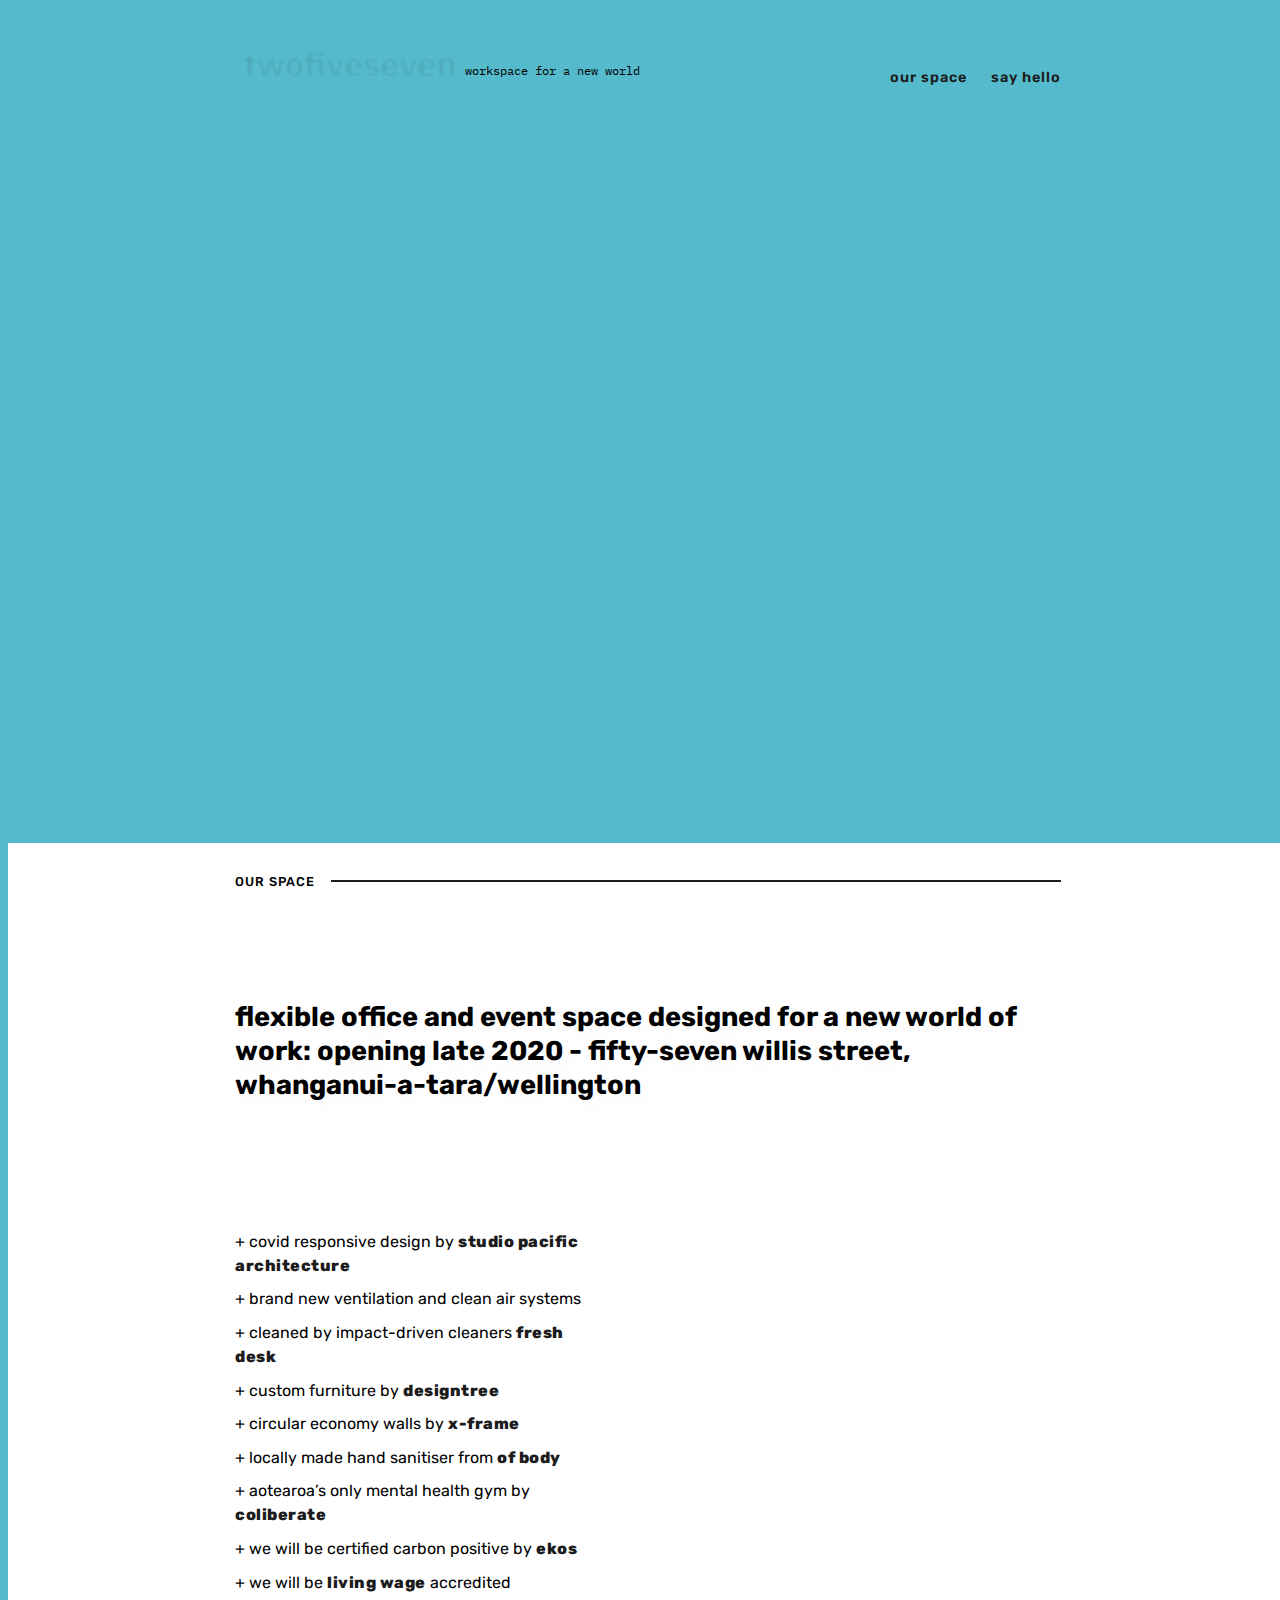
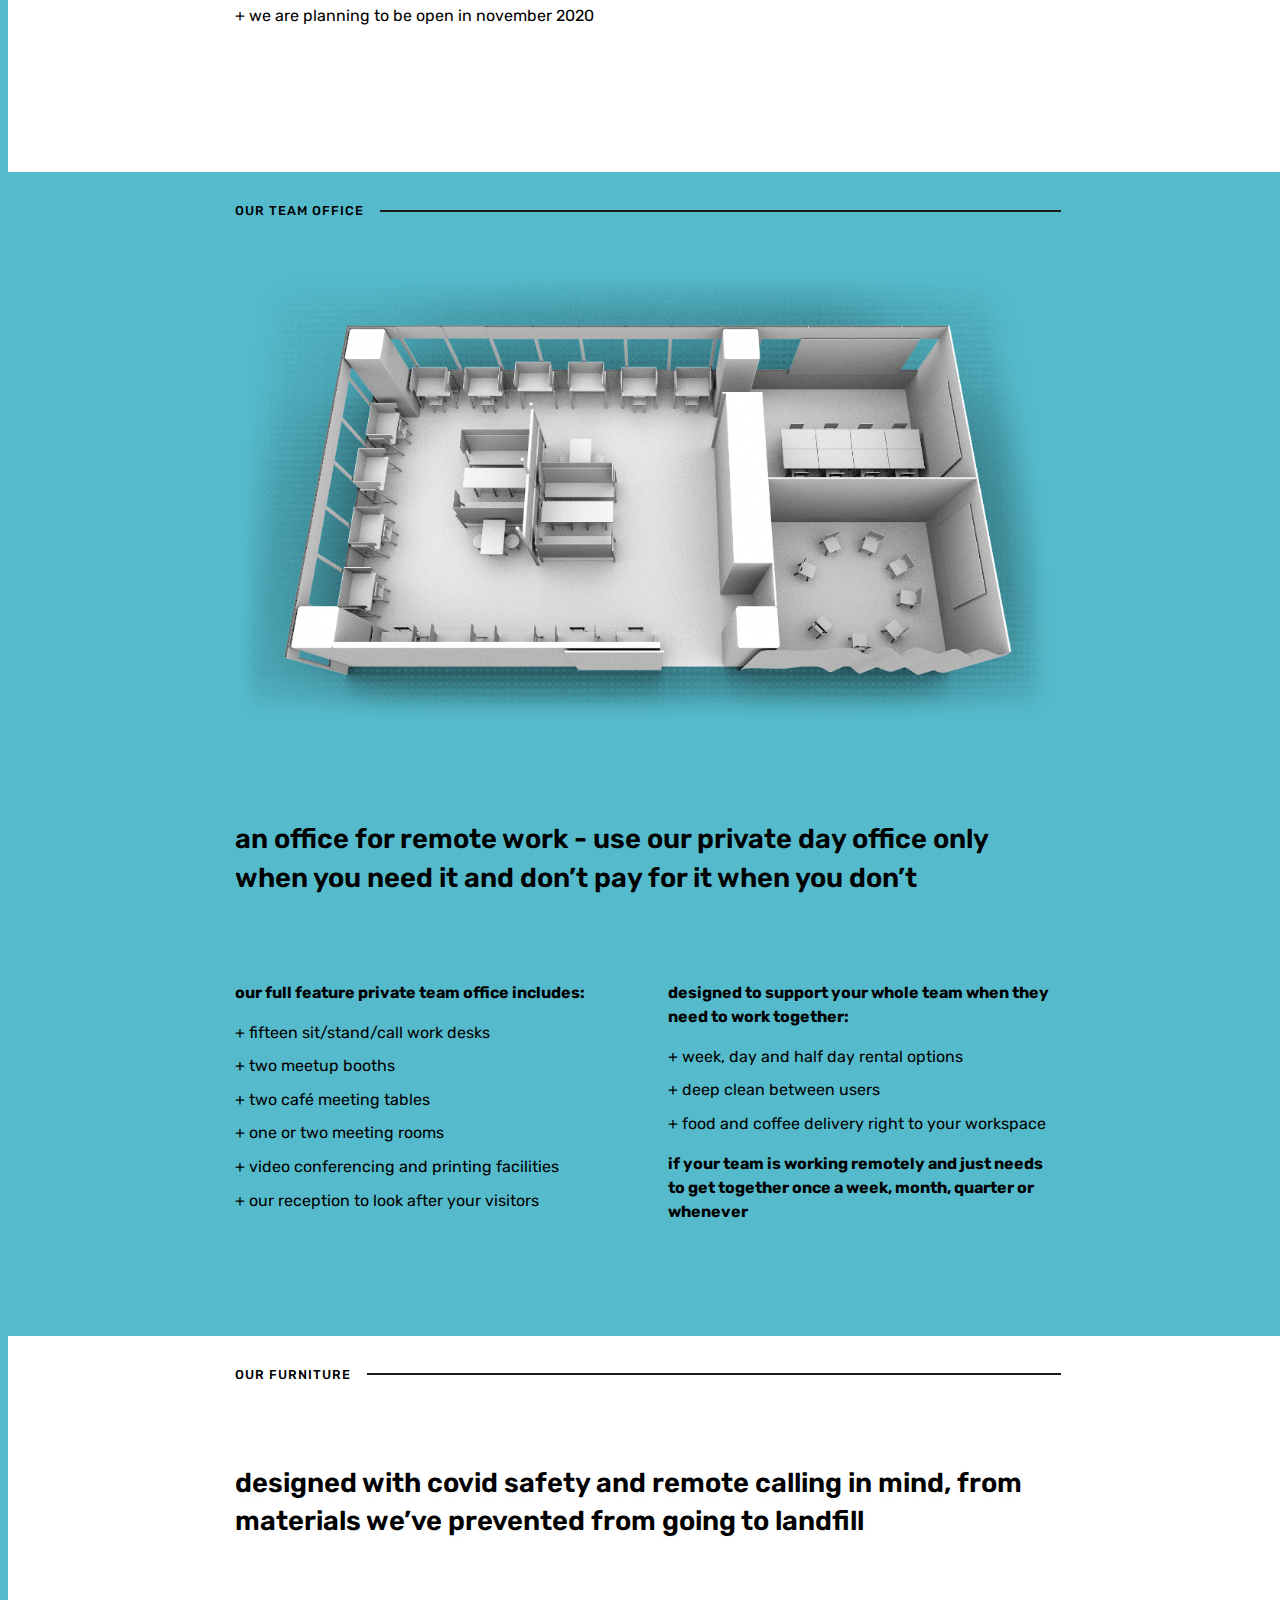
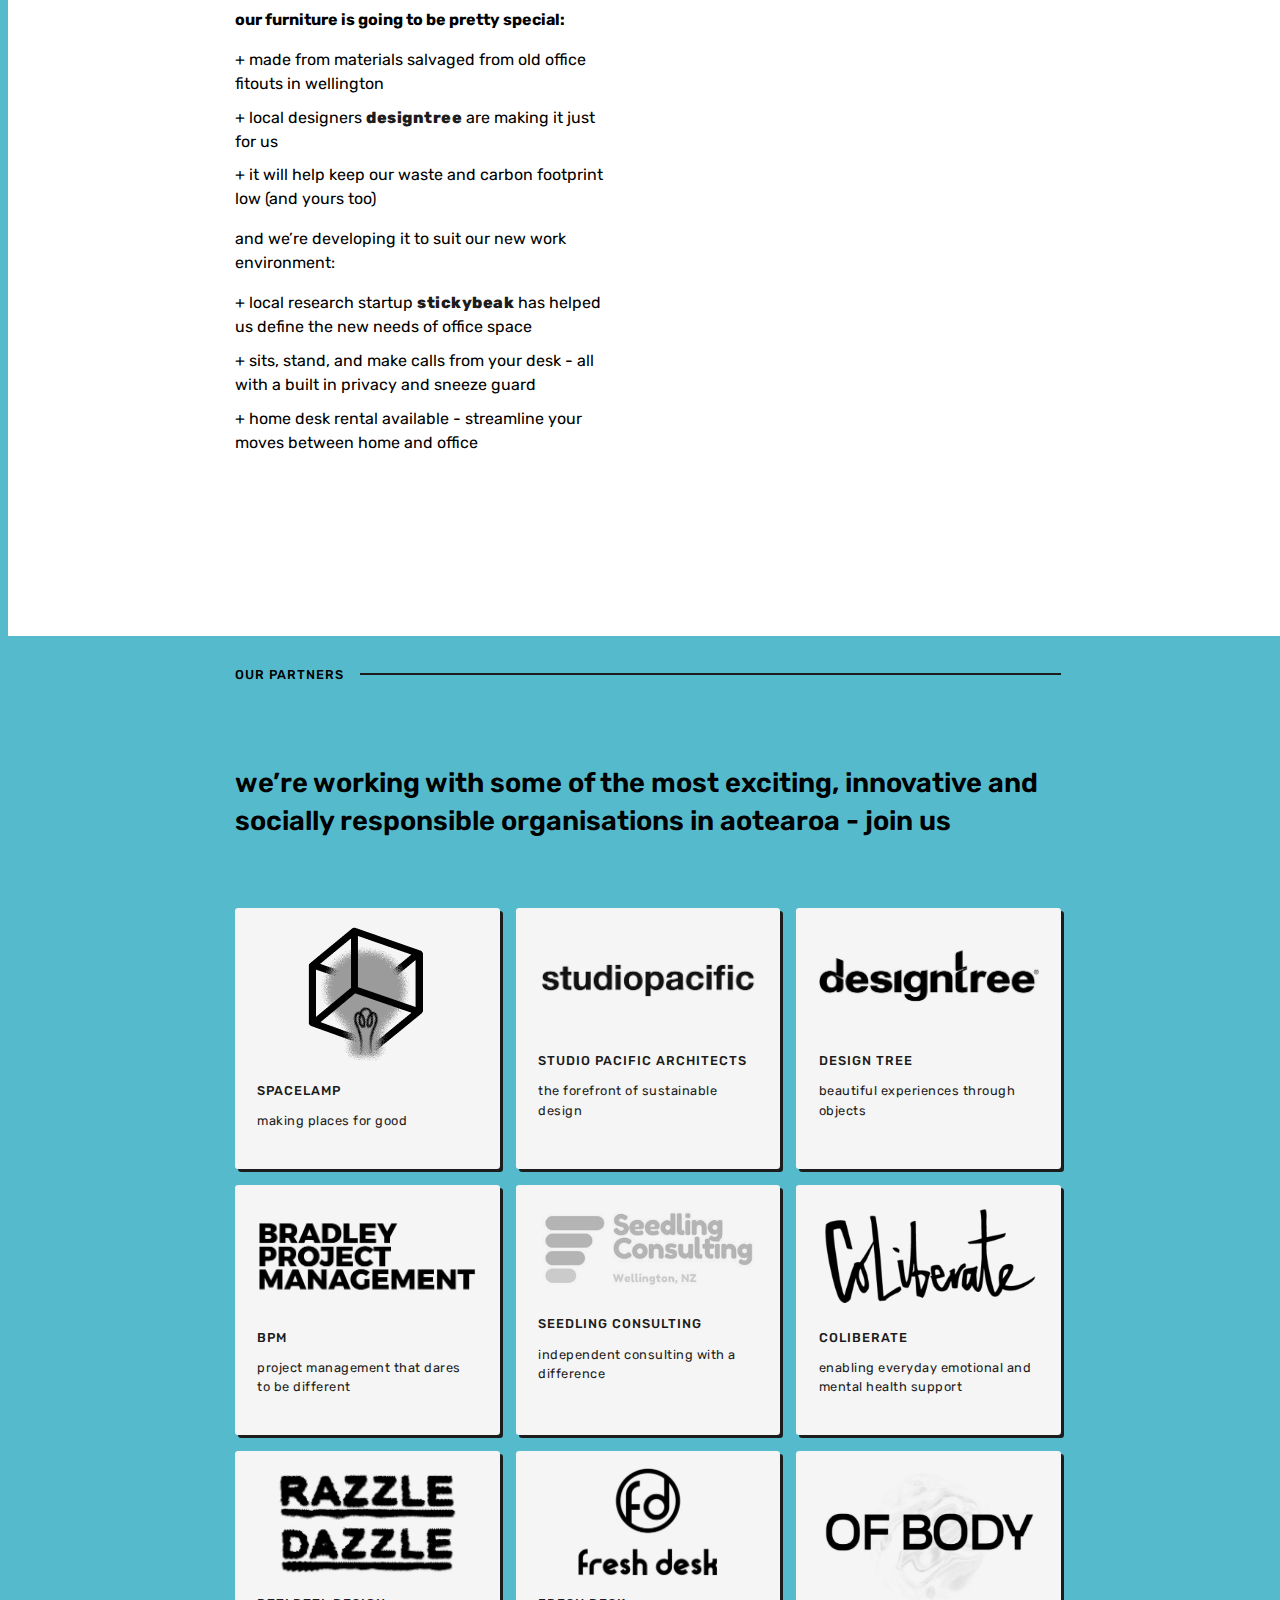
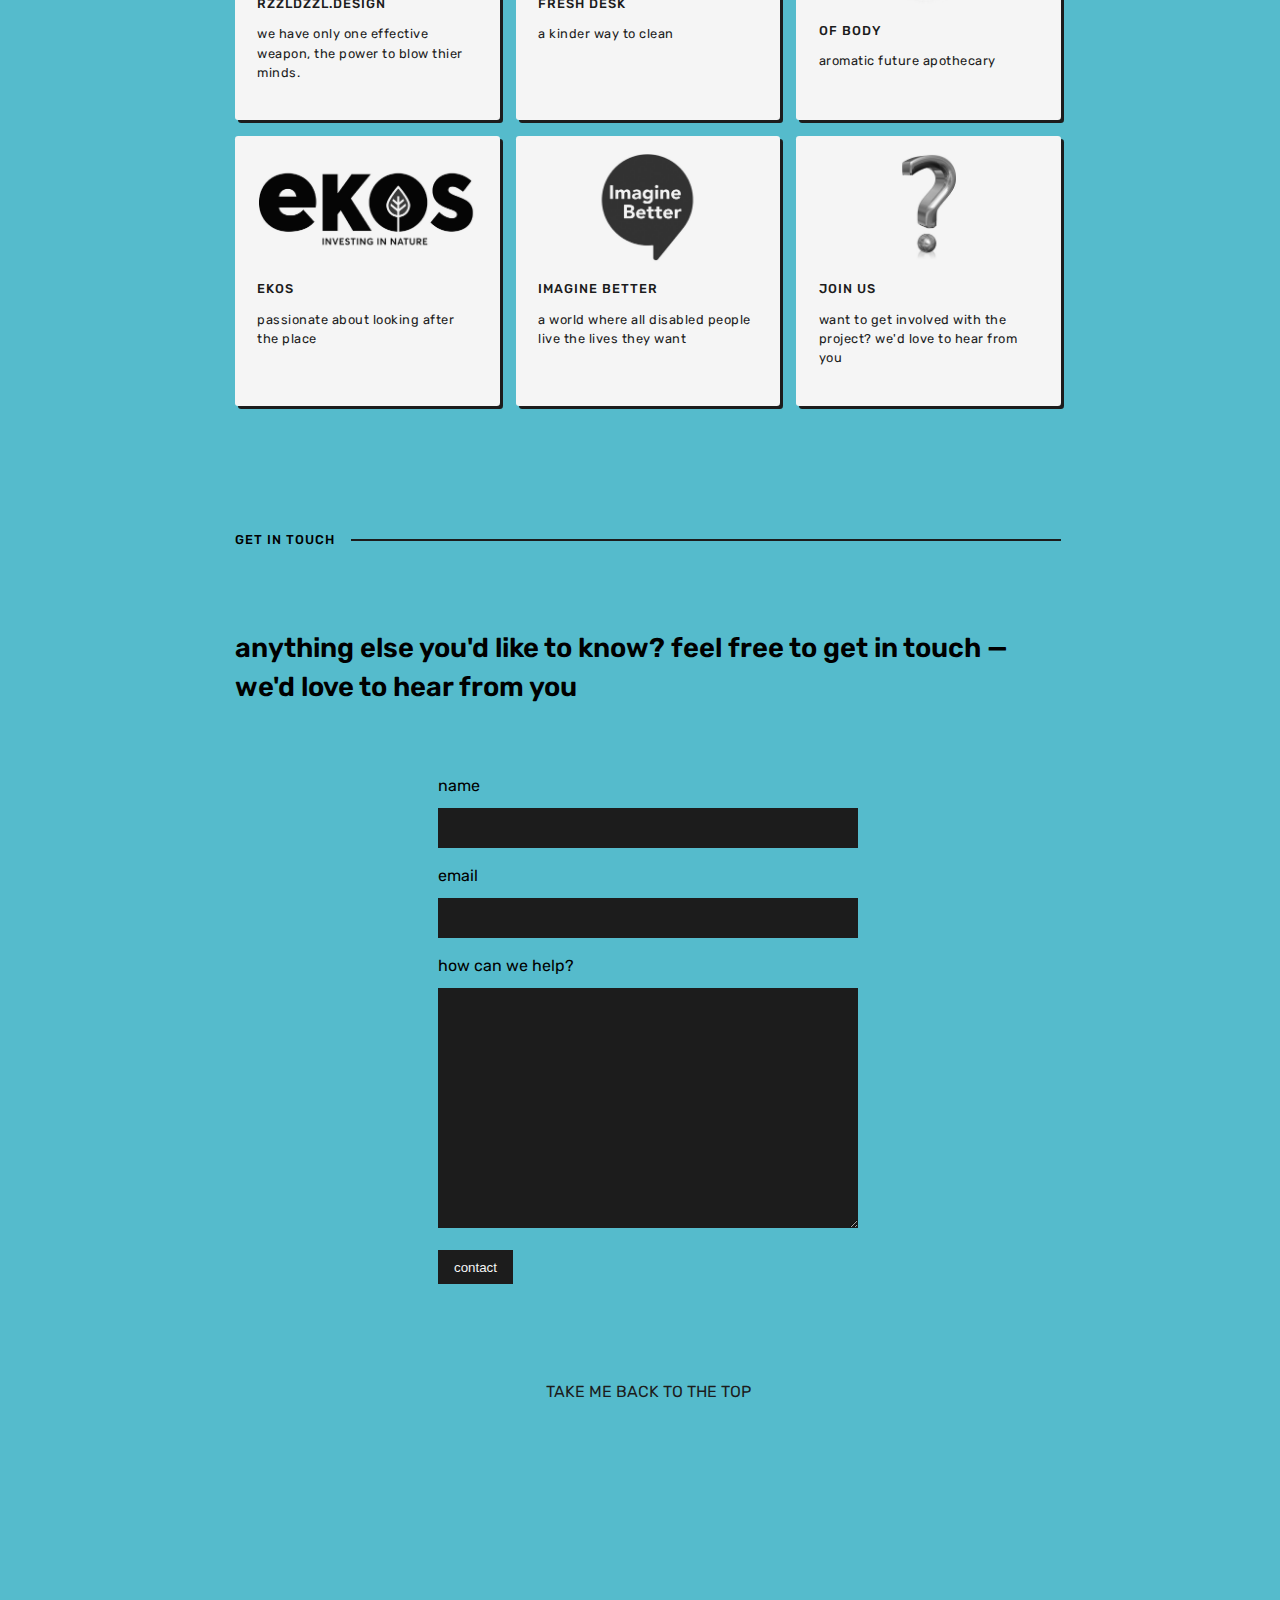
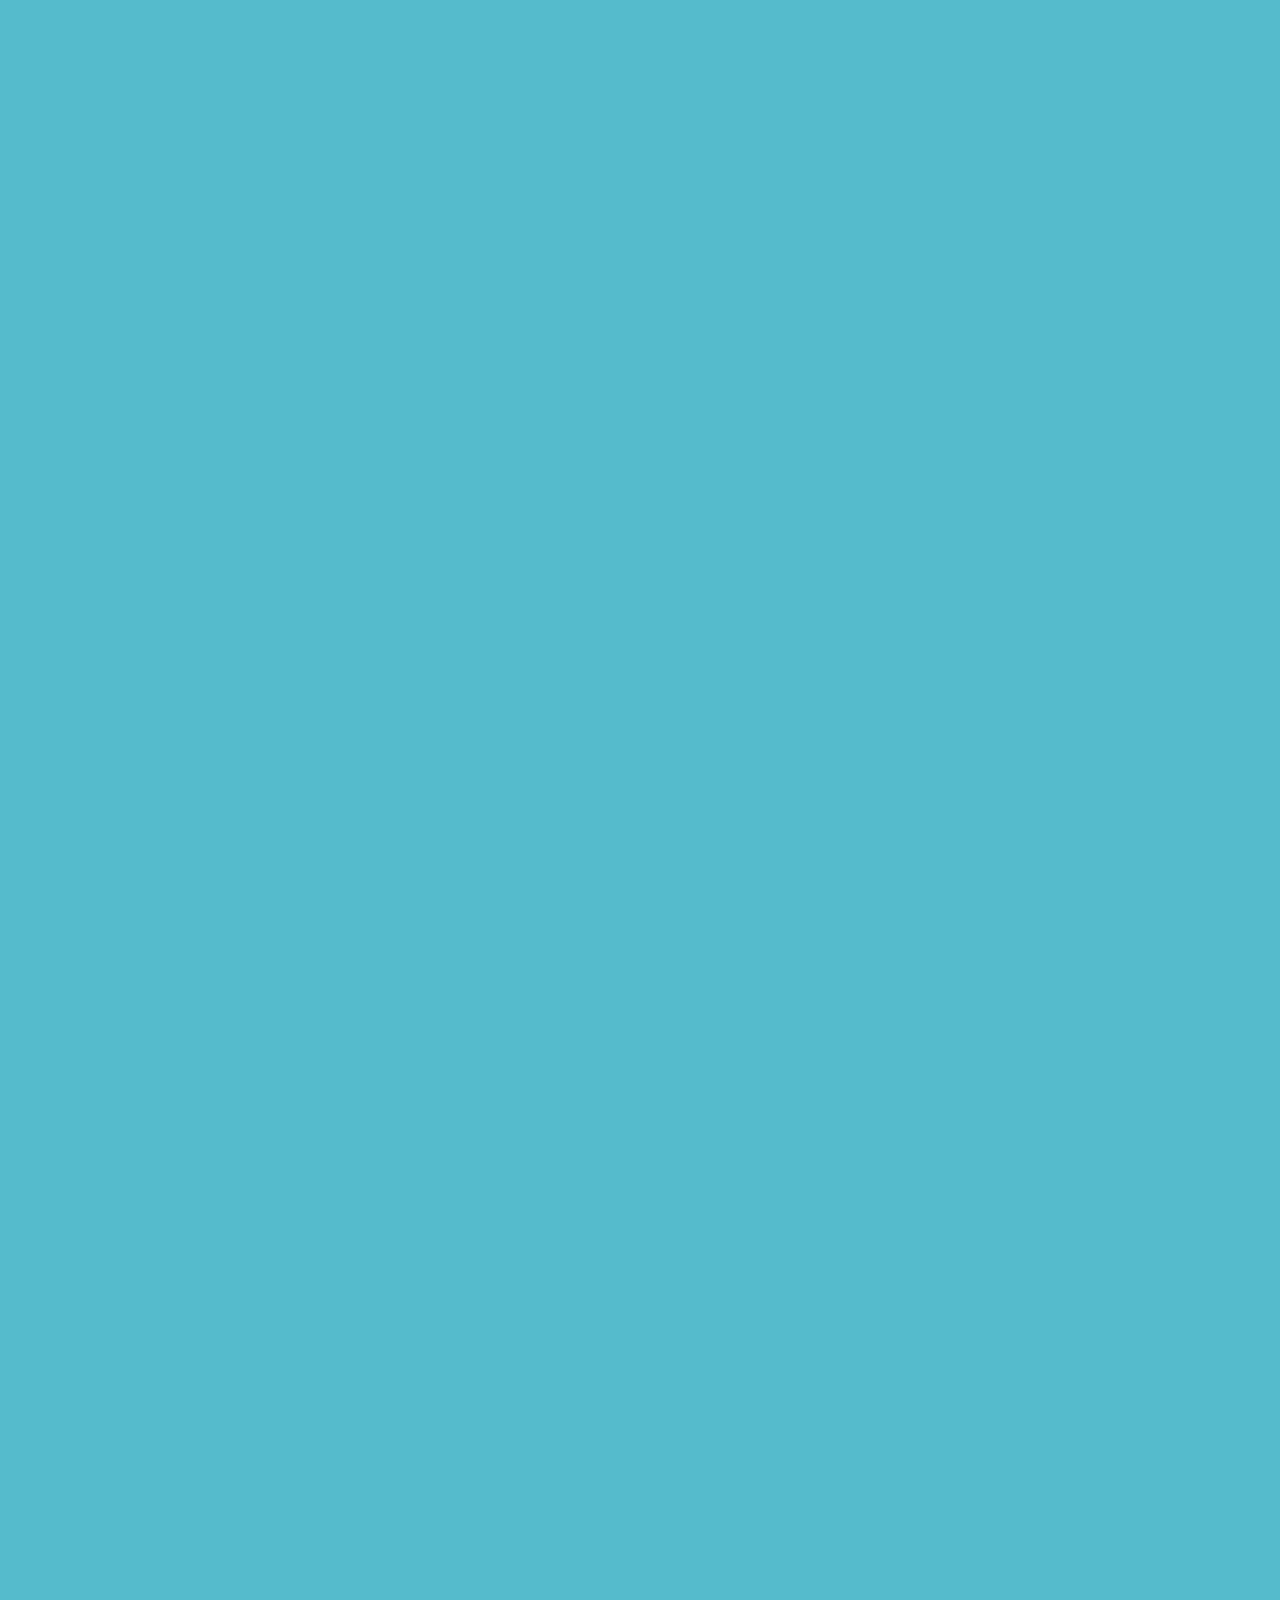
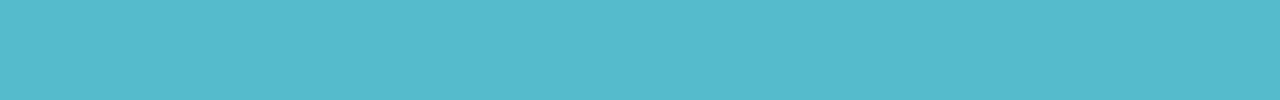
<file: index.html>
<!DOCTYPE html>
<html lang="en">

<head>
    <meta charset="UTF-8">
    <meta name="viewport" content="width=device-width, initial-scale=1.0">
    <title>two five seven</title>
    <link rel="stylesheet" href="https://necolas.github.io/normalize.css/8.0.1/normalize.css">
    <link rel="stylesheet" href="letslightthiscandle.css">
    <!-- Facebook Pixel Code -->
<script>
  !function(f,b,e,v,n,t,s)
  {if(f.fbq)return;n=f.fbq=function(){n.callMethod?
  n.callMethod.apply(n,arguments):n.queue.push(arguments)};
  if(!f._fbq)f._fbq=n;n.push=n;n.loaded=!0;n.version='2.0';
  n.queue=[];t=b.createElement(e);t.async=!0;
  t.src=v;s=b.getElementsByTagName(e)[0];
  s.parentNode.insertBefore(t,s)}(window, document,'script',
  'https://connect.facebook.net/en_US/fbevents.js');
  fbq('init', '309722833384859');
  fbq('track', 'PageView');
</script>
<noscript><img height="1" width="1" style="display:none"
  src="https://www.facebook.com/tr?id=309722833384859&ev=PageView&noscript=1"
/></noscript>
<!-- End Facebook Pixel Code -->
<!-- Global site tag (gtag.js) - Google Analytics -->
<script async src="https://www.googletagmanager.com/gtag/js?id=UA-170606803-1"></script>
<script>
  window.dataLayer = window.dataLayer || [];
  function gtag(){dataLayer.push(arguments);}
  gtag('js', new Date());

  gtag('config', 'UA-170606803-1');
</script>
</head>

<body>

    <header class="header">
        <div class="container">
            <div class="header__inner">

                <div class="header__logo">
                    <a href="index.html">
                        <img id="logo" alt="logo" src="" />
                    </a>
                    <span class="workspace">workspace for a new world</span>
                </div>

                <nav class="header__nav">
                    <ul class="header__nav-list">
                        <li class="header__nav-item"><a class="" href="index.html">our space</a></li>
                        <!-- <li class="header__nav-item"><a href="cost-calculators.html">cost calculators</a></li> -->
                        <li class="header__nav-item"><a href="contact-us.html">say hello</a></li>
                    </ul>
                </nav>
            </div>
        </div>
    </header>

    <div class="home">
       
<iframe width='100%' height='100%' src='https://roundme.com/embed/oKXSzyP1vhMy7jOXQcE1' frameborder='0' webkitallowfullscreen mozallowfullscreen allowfullscreen></iframe>
    </div>

    <section id="space" class="space">
        <div class="container">
            <div class="section__title-box">
                <h3 class="section__title">our space</h3>
            </div>
            <div class="space__info-top">
                <p class="space__text-intro">flexible office and event space designed for a new world of work: opening late 2020 - fifty-seven willis street, whanganui-a-tara/wellington</p>
            </div>
            <!-- <p class="space__text-intro-list">with a range of spaces to suit you and your team’s needs:</p>
            <ul class="text-list text-list--large">
                <li>permanent desks</li>
                <li>flexible desks</li>
                <li>private office space</li>
                <li>meeting rooms</li>
                <li>meetup booths</li>
                <li>large event space</li>
                <li>café and casual meeting area</li>
                <li>secluded space for breaks</li>
            </ul> -->
            <div class="single-column">
                <!-- <p>our space is designed to be sustainable, safe and supportive:</p> -->
            <ul class="text-list">
                <li>covid responsive design by <a href="https://www.studiopacific.co.nz/" target="_blank"
                    rel="noreffer noopener">studio pacific architecture</a></li>
                <li>brand new ventilation and clean air systems</li>
                <li>cleaned by impact-driven cleaners <a href="https://www.freshdesk.co.nz" target="_blank"
                    rel="noreffer noopener">fresh desk</a></li>
                    <li>custom furniture by <a href="http://www.designtree.co.nz" target="_blank" rel="noreffer noopener">designtree</a></li>
                    <li>circular economy walls by <a href="https://x-frame.org" target="_blank" rel="noreffer noopener">x-frame</a></li>
                <li>locally made hand sanitiser from <a href="https://ofbody.nz" target="_blank"
                    rel="noreffer noopener"> of body</a></li>

                <!-- <li>onsite café with food by <a href="https://www.instagram.com/plantblazedlife/" target="_blank"
                    rel="noreffer noopener"></a> plant blazed</li> -->
                <li>aotearoa’s only mental health gym by <a href="https://www.coliberate.co.nz" target="_blank" rel="noreffer noopener">coliberate</a></li>
                <li>we will be certified carbon positive by <a href="https://ekos.org.nz" target="_blank" rel="noreffer noopener">ekos</a></li>
                <li>we will be <a href="https://www.livingwage.org.nz" target="_blank" rel="noreffer noopener">living wage</a> accredited</li>
                <li>we are planning to be open in november 2020</li>
            </ul>
            </div>
        </div>

    </section>

    <section id="private-office" class="private-office">
        <div class="container">
            <div class="private-office__inner">
                <div class="section__title-box">
                    <h3 class="section__title">our team office</h3>
                </div>
                <img class="private-office__img" src="img/twofiveseven-team-office.png" alt="day office space">
                <p class="text--large">an office for remote work - use our private day office only when you need it and don’t pay for it when you don’t</p>
                <div class="two-columns">
                    <div class="column-1">
                        <p><strong>our full feature private team office includes:</strong></p>
                            <ul class="text-list">
                            <li>fifteen sit/stand/call work desks</li>
                            <li>two meetup booths</li>
                            <li>two café meeting tables</li>
                            <li>one or two meeting rooms</li>
                            <li>video conferencing and printing facilities</li>
                            <li>our reception to look after your visitors</li>
                        </ul>
                    </div>
                    <div class="column-2">
                        <p><strong>designed to support your whole team when they need to work together:</strong></p>
                        <ul class="text-list">
                            <li>week, day and half day rental options</li>
                            <li>deep clean between users</li>
                            <li>food and coffee delivery right to your workspace</li>
                        </ul>
                        <p><strong>if your team is working remotely and just needs to get together once a week, month, quarter or whenever</strong></p>
                    </div>
                </div>
            </div>
    </section>

    <section id="furniture" class="furniture">
        <div class="container">
            <div class="section__title-box">
                <h3 class="section__title">our furniture</h3>
            </div>
            <p class="text--large text--shadow">designed with covid safety and remote calling in mind, from materials we’ve prevented from going to landfill</p>
            <div class="single-column">
                <p><strong>our furniture is going to be pretty special:</strong></p>
                <ul class="text-list">
                    <li>made from materials salvaged from old office fitouts in wellington</li>
                    <li>local designers <a href="http://www.designtree.co.nz" target="_blank" rel="noreffer noopener">designtree</a> are making it just for us</li>
                    <li>it will help keep our waste and carbon footprint low (and yours too)</li>
                </ul>
                <p>and we’re developing it to suit our new work environment:</p>
                <ul class="text-list">
                    <li>local research startup <a href="https://stickybeak.co" target="_blank" rel="noreffer noopener">stickybeak</a> has helped us define the new needs of office space</li>
                    <li>sits, stand, and make calls from your desk - all with a built in privacy and sneeze guard</li>
                    <li>home desk rental available - streamline your moves between home and office</li>
                </ul>
            </div>
        </div>
    </section>

    <!-- <section id="story" class="story">
        <div class="container">
            <div class="section__title-box">
                <h3 class="section__title">our story</h3>
            </div>
            <p class="text--large">twofiveseven is being led by spacelamp - a community building, spacemaking and impact-focused initiative making places for good</p>
            <div class="two-columns">
                <div class="column-1">
                    <p>we have over a decade of experience creating spaces in the netherlands, austria and aotearoa. most recently we’ve created and developed spaces and community hubs in whangārei:</p>
                    <ul class="text-list">
                        <li><a href="https://oneonesix.nz" target="_blank" rel="noreffer noopener">oneonesix</a> is a project by company of giants, with support from spacelamp, turning an unused former church in the centre of whangārei into a thriving hub for community events, theatre, music and art. the space now has over 13,000 visitors annually, is home to <a href="https://beagleradio.co.nz" target="_blank" rel="noreffer noopener">beagle community radio</a>, small coffee bar, and hosts a huge and diverse range of events throughout the year</li>
                    </ul>
                </div>
                <div class="column-2">
                    <ul class="text-list">
                    <li><a href="https://vimeo.com/86134653" target="_blank" rel="noreffer noopener">wood</a> was an unused warehouse space and we were a part of turning it into a space that has supported over 20 community organisations, startups and impact organisations. today it is home to <a href="https://www.forwardwhangarei.co.nz" target="_blank" rel="noreffer noopener">forward</a>, <a href="https://www.instagram.com/anoagainreuse/" target="_blank" rel="noopener noreffer">ano
                        reuse again</a>, <a href="https://www.facebook.com/sewgoodwhangarei/" target="_blank"
                        rel="noopener noreffer">sew good</a>, the wholefood hub, and <a href="https://www.facebook.com/wharebike/" target="_blank" rel="noreffer noopener">whare bike</a></li>
                    </ul>
                    <p>in 2019 we moved our focus to whanganui-a-tara, to create twofiveseven </p>
                    <p>spacelamp is certified carbon positive for 2019 by <a href="https://ekos.org.nz" target="_blank" rel="noreffer noopener">ekos</a></p>
                </div>
            </div>
        </div>
    </section> -->

    <section id="partners" class="partners">
        <div class="container">
            <div class="section__title-box">
                <h3 class="section__title">our partners</h3>
            </div>
            <p class="text--large">we’re working with some of the most exciting, innovative and socially responsible
                organisations in aotearoa - join us</p>
            <div class="partners__inner">
                <a href="https://spacelamp.nz/" target="_blank" rel="noreffer noopener" class="partners__link">
                    <div class="partners__single">
                        <div class="partners__logo-holder"><img src="img/logo-spacelamp.gif" alt="Spacelamp"
                                class="partners__logo spacelamp"></div>
                        <h3 class="partners__title">Spacelamp</h3>
                        <p class="partners__text">making places for good
                        </p>
                    </div>
                </a>

                <a href="#" target="_blank" rel="noreffer noopener" class="partners__link">
                    <div class="partners__single">
                        <div class="partners__logo-holder">
                            <img src="img/logo-spa.jpg" alt="Studio Pacific Architects" class="partners__logo">
                        </div>
                        <h3 class="partners__title">Studio Pacific Architects</h3>
                        <p class="partners__text">the forefront of sustainable design</p>
                    </div>
                </a>

                <a href="https://www.designtree.co.nz/" target="_blank" rel="noreffer noopener" class="partners__link">
                    <div class="partners__single">
                        <div class="partners__logo-holder">
                            <img src="img/logo-designtree.jpg" alt="Design Tree" class="partners__logo">
                        </div>

                        <h3 class="partners__title">Design Tree</h3>
                        <p class="partners__text">beautiful experiences through objects</p>
                    </div>
                </a>

                <a href="https://www.bpm.org.nz/" target="_blank" rel="noreffer noopener" class="partners__link">
                    <div class="partners__single">
                        <div class="partners__logo-holder">
                            <img src="img/logo-bpm.jpg" alt="BPM" class="partners__logo">
                        </div>
                        <h3 class="partners__title">BPM</h3>
                        <p class="partners__text">project management that dares to be different
                        </p>
                    </div>
                </a>

                <a href="https://seedling.kiwi/" target="_blank" rel="noreffer noopener" class="partners__link">
                    <div class="partners__single">
                        <div class="partners__logo-holder">
                            <img src="img/logo-seedling.jpg" alt="Seedling Consulting" class="partners__logo">
                        </div>
                        <h3 class="partners__title">Seedling Consulting</h3>
                        <p class="partners__text">independent consulting with a difference
                        </p>
                    </div>
                </a>

                <a href="https://www.coliberate.co.nz/" target="_blank" rel="noreffer noopener" class="partners__link">
                    <div class="partners__single">
                        <div class="partners__logo-holder">
                            <img src="img/logo-coliberate.png" alt="CoLiberate" class="partners__logo">
                        </div>
                        <h3 class="partners__title">CoLiberate</h3>
                        <p class="partners__text">enabling everyday emotional and mental health support
                        </p>
                    </div>
                </a>

                <a href="https://rzzldzzl.design" target="_blank" rel="noreffer noopener" class="partners__link">
                    <div class="partners__single">
                        <div class="partners__logo-holder">
                            <img src="img/logo-rzzl.jpg" alt="rzzldzzl.design" class="partners__logo"></div>
                        <h3 class="partners__title">rzzldzzl.design</h3>
                        <p class="partners__text">we have only one effective weapon, the power to blow thier minds.</p>
                    </div>
                </a>

                <!-- <a href="https://www.instagram.com/plantblazedlife/" target="_blank" rel="noreffer noopener"
                    class="partners__link">
                    <div class="partners__single">
                        <div class="partners__logo-holder"><img src="img/logo-plant-blased.jpg" alt="Plant Blazed"
                                class="partners__logo"></div>
                        <h3 class="partners__title">Plant Blazed</h3>
                        <p class="partners__text">100% P L A N T B A S E D</p>
                    </div>
                </a> -->

                <a href="https://www.freshdesk.co.nz/" target="_blank" rel="noreffer noopener" class="partners__link">
                    <div class="partners__single">
                        <div class="partners__logo-holder"><img src="img/logo-freshdesk.jpg" alt="Fresh Desk"
                                class="partners__logo"></div>
                        <h3 class="partners__title">Fresh Desk</h3>
                        <p class="partners__text">a kinder way to clean
                        </p>
                    </div>
                </a>

                <a href="https://ofbody.nz" target="_blank" rel="noreffer noopener" class="partners__link">
                    <div class="partners__single">
                        <div class="partners__logo-holder"><img src="img/logo-ofbody.jpg" alt="Of Body"
                                class="partners__logo"></div>
                        <h3 class="partners__title">Of Body</h3>
                        <p class="partners__text">aromatic future apothecary
                        </p>
                    </div>
                </a>

                <a href="https://ekos.org.nz" target="_blank" rel="noreffer noopener" class="partners__link">
                    <div class="partners__single">
                        <div class="partners__logo-holder"><img src="img/logo-ekos.jpg" alt="Ekos" class="partners__logo">
                        </div>
                        <h3 class="partners__title">Ekos</h3>
                        <p class="partners__text">passionate about looking after the place</p>
                    </div>
                </a>

                <a href="https://www.imaginebetter.co.nz/" target="_blank" rel="noreffer noopener" class="partners__link">
                    <div class="partners__single">
                        <div class="partners__logo-holder"><img src="img/logo-imagine-better.jpg" alt="Imagine Better"
                                class="partners__logo">
                        </div>
                        <h3 class="partners__title">Imagine Better</h3>
                        <p class="partners__text">a world where all disabled people live the lives they want</p>
                    </div>
                </a>

               <!--  <a href="https://www.paperkite.co.nz/rippl/" target="_blank" rel="noreffer noopener" class="partners__link">
                    <div class="partners__single">
                        <div class="partners__logo-holder"><img src="img/logo-rppl.jpg" alt="Rippl"
                                class="partners__logo">
                        </div>
                        <h3 class="partners__title">Rippl</h3>
                        <p class="partners__text">helping support local business</p>
                    </div>
                </a> -->

                <a href="#contact" class="partners__link">
                    <div class="partners__single">
                        <div class="partners__logo-holder"><img src="img/logo-join-us.jpg" alt="Join Us" class="partners__logo">
                        </div>
                        <h3 class="partners__title">Join Us</h3>
                        <p class="partners__text">want to get involved with the project? we'd love to hear from you</p>
                    </div>
                </a>

            </div>
        </div>
    </section>

    <section id="contact" class="contact">
        <div class="container">
            <div class="section__title-box">
                <h3 class="section__title">get in touch</h3>
            </div>
            <p class="text--large">anything else you'd like to know? feel free to get in touch — we'd love to hear
                from you</p>
            <div class="contact__form">
                <form name="contact" action="/contact-submit.html" netlify>
                    <label>name</label>
                    <input type="text" name="name" />

                    <label>email</label>
                    <input type="email" name="email" />

                    <label>how can we help?</label>
                    <textarea name="message"></textarea>

                    <button class="contact__button" type="submit">contact</button>
                </form>

            </div>
        </div>
    </section>

    <div class="modal">
        <span class="modal-close modal-close-js">&times;</span>
        <div class="calc-container">

            <!-- <div class="calculator" data-calc-id="FhTCwmtKrE7sv9KZW"></div> -->
        </div>
    </div>

    <footer class="footer container">
        <div class="footer__inner">
            <a href="#">TAKE ME BACK TO THE TOP</a>
        </div>
    </footer>

    <script type="text/javascript" src="main.js" id="convertcalculator-embedder-3s9JGG6kzNj78yt9u"
        class="convertcalculator-async-script-loader"></script>
        <script type="text/javascript">
            let root = document.documentElement;
            var arr = ["55BBCC", "77EE99", "ED77EE", "FF7766"]; 
            console.log(arr[Math.floor(Math.random() * arr.length)]);
            var background_color = arr[Math.floor(Math.random() * arr.length)];
             var img_root = '/img/twofiveseven-web-';
             var extension = '.gif';
             var logo = img_root.concat(background_color, extension );
             console.log(logo);
             root.style.setProperty('--background-color', "#" + background_color);  
            document.getElementById('logo').src=logo;
        </script>
    <!-- <script type="text/javascript" src="calc.js" id="convertcalculator-embedder-3s9JGG6kzNj78yt9u"
        class="convertcalculator-async-script-loader"></script> -->

</body>

</html>
</file>
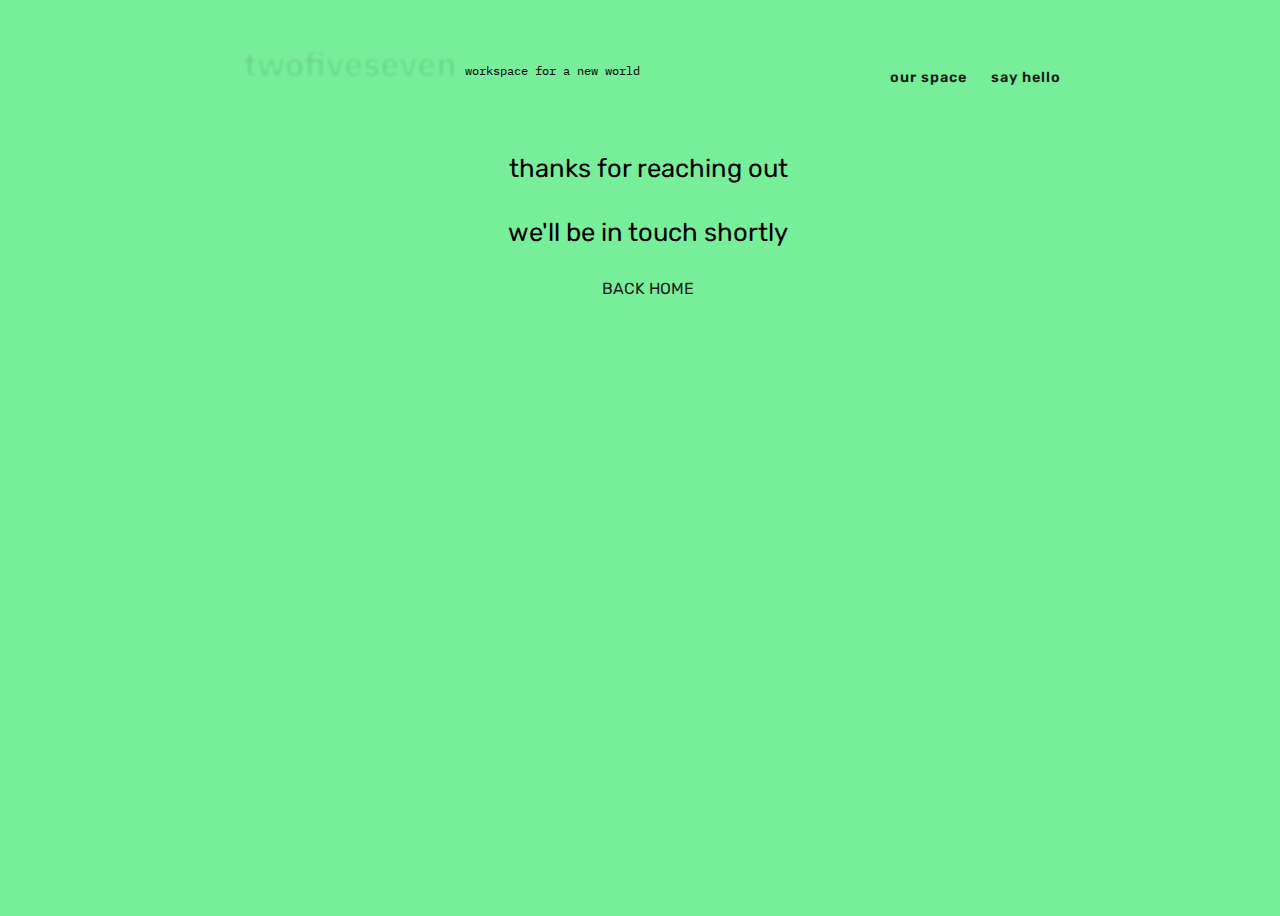
<file: contact-submit.html>
<!DOCTYPE html>
<html lang="en">

<head>
    <meta charset="UTF-8">
    <meta name="viewport" content="width=device-width, initial-scale=1.0">
    <title>two five seven</title>
    <link rel="stylesheet" href="https://necolas.github.io/normalize.css/8.0.1/normalize.css">
    <link rel="stylesheet" href="letslightthiscandle.css">
    <!-- Facebook Pixel Code -->
<script>
  !function(f,b,e,v,n,t,s)
  {if(f.fbq)return;n=f.fbq=function(){n.callMethod?
  n.callMethod.apply(n,arguments):n.queue.push(arguments)};
  if(!f._fbq)f._fbq=n;n.push=n;n.loaded=!0;n.version='2.0';
  n.queue=[];t=b.createElement(e);t.async=!0;
  t.src=v;s=b.getElementsByTagName(e)[0];
  s.parentNode.insertBefore(t,s)}(window, document,'script',
  'https://connect.facebook.net/en_US/fbevents.js');
  fbq('init', '309722833384859');
  fbq('track', 'PageView');
</script>
<noscript><img height="1" width="1" style="display:none"
  src="https://www.facebook.com/tr?id=309722833384859&ev=PageView&noscript=1"
/></noscript>
<!-- End Facebook Pixel Code -->
<!-- Global site tag (gtag.js) - Google Analytics -->
<script async src="https://www.googletagmanager.com/gtag/js?id=UA-170606803-1"></script>
<script>
  window.dataLayer = window.dataLayer || [];
  function gtag(){dataLayer.push(arguments);}
  gtag('js', new Date());

  gtag('config', 'UA-170606803-1');
</script>
</head>


<body>

   <header class="header">
        <div class="container">
            <div class="header__inner">

                <div class="header__logo">
                     <a href="index.html">
                        <img id="logo" alt="logo" src="" />
                    </a>
                    <span class="workspace">workspace for a new world</span>
                </div>

                <nav class="header__nav">
                    <ul class="header__nav-list">
                        <li class="header__nav-item"><a class="" href="index.html">our space</a></li>
                        <!-- <li class="header__nav-item"><a href="cost-calculators.html">cost calculators</a></li> -->
                        <li class="header__nav-item"><a href="contact-us.html">say hello</a></li>
                    </ul>
                </nav>
            </div>
        </div>
    </header>

    <div class="home">
        <div class="container">
            <div class="home__inner">
                <div class="home__text--centered">
                    <p>thanks for reaching out</p>
                    <p>we'll be in touch shortly</p>
                    <a href="index.html">BACK HOME</a>
                </div>

            </div>
        </div>
    </div>

<script type="text/javascript">
            let root = document.documentElement;
            var arr = ["55BBCC", "77EE99", "ED77EE", "FF7766"]; 
            console.log(arr[Math.floor(Math.random() * arr.length)]);
            var background_color = arr[Math.floor(Math.random() * arr.length)];
             var img_root = '/img/twofiveseven-web-';
             var extension = '.gif';
             var logo = img_root.concat(background_color, extension );
             console.log(logo);
             root.style.setProperty('--background-color', "#" + background_color);  
            document.getElementById('logo').src=logo;
        </script>
</body>

</html>
</file>
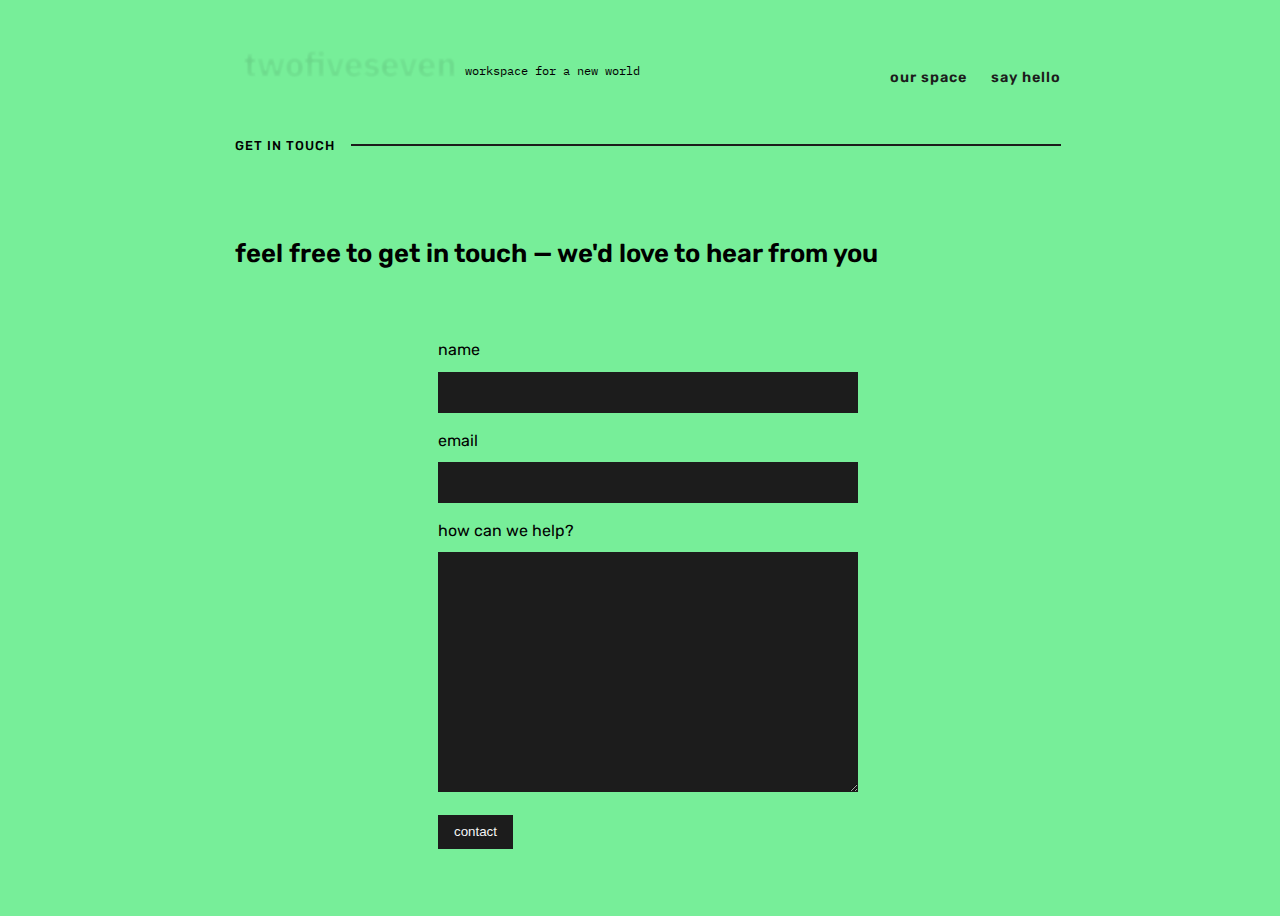
<file: contact-us.html>
<!DOCTYPE html>
<html lang="en">

<head>
    <meta charset="UTF-8">
    <meta name="viewport" content="width=device-width, initial-scale=1.0">
    <title>two five seven</title>
    <link rel="stylesheet" href="https://necolas.github.io/normalize.css/8.0.1/normalize.css">
    <link rel="stylesheet" href="letslightthiscandle.css">
    <!-- Facebook Pixel Code -->
<script>
  !function(f,b,e,v,n,t,s)
  {if(f.fbq)return;n=f.fbq=function(){n.callMethod?
  n.callMethod.apply(n,arguments):n.queue.push(arguments)};
  if(!f._fbq)f._fbq=n;n.push=n;n.loaded=!0;n.version='2.0';
  n.queue=[];t=b.createElement(e);t.async=!0;
  t.src=v;s=b.getElementsByTagName(e)[0];
  s.parentNode.insertBefore(t,s)}(window, document,'script',
  'https://connect.facebook.net/en_US/fbevents.js');
  fbq('init', '309722833384859');
  fbq('track', 'PageView');
</script>
<noscript><img height="1" width="1" style="display:none"
  src="https://www.facebook.com/tr?id=309722833384859&ev=PageView&noscript=1"
/></noscript>
<!-- End Facebook Pixel Code -->
<!-- Global site tag (gtag.js) - Google Analytics -->
<script async src="https://www.googletagmanager.com/gtag/js?id=UA-170606803-1"></script>
<script>
  window.dataLayer = window.dataLayer || [];
  function gtag(){dataLayer.push(arguments);}
  gtag('js', new Date());

  gtag('config', 'UA-170606803-1');
</script>
</head>

<body>

   <header class="header">
        <div class="container">
            <div class="header__inner">

                <div class="header__logo">
                     <a href="index.html">
                        <img id="logo" alt="logo" src="" />
                    </a>
                    <span class="workspace">workspace for a new world</span>
                </div>

                <nav class="header__nav">
                    <ul class="header__nav-list">
                        <li class="header__nav-item"><a class="" href="index.html">our space</a></li>
                        <!-- <li class="header__nav-item"><a href="cost-calculators.html">cost calculators</a></li> -->
                        <li class="header__nav-item"><a href="contact-us.html">say hello</a></li>
                    </ul>
                </nav>
            </div>
        </div>
    </header>

    <div class="home">
        <div class="container">
            <div class="section__title-box">
                <h3 class="section__title">get in touch</h3>
            </div>
            <p class="text--large">feel free to get in touch — we'd love to hear
                from you</p>
            <div class="contact__form">
                <form name="contact" action="/contact-submit.html" netlify>
                    <label>name</label>
                    <input type="text" name="name" />

                    <label>email</label>
                    <input type="email" name="email" />

                    <label>how can we help?</label>
                    <textarea name="message"></textarea>

                    <button class="contact__button" type="submit">contact</button>
                </form>

            </div>
        </div>
    </div>
<script type="text/javascript">
            let root = document.documentElement;
            var arr = ["55BBCC", "77EE99", "ED77EE", "FF7766"]; 
            console.log(arr[Math.floor(Math.random() * arr.length)]);
            var background_color = arr[Math.floor(Math.random() * arr.length)];
             var img_root = '/img/twofiveseven-web-';
             var extension = '.gif';
             var logo = img_root.concat(background_color, extension );
             console.log(logo);
             root.style.setProperty('--background-color', "#" + background_color);  
            document.getElementById('logo').src=logo;
        </script>

</body>

</html>
</file>
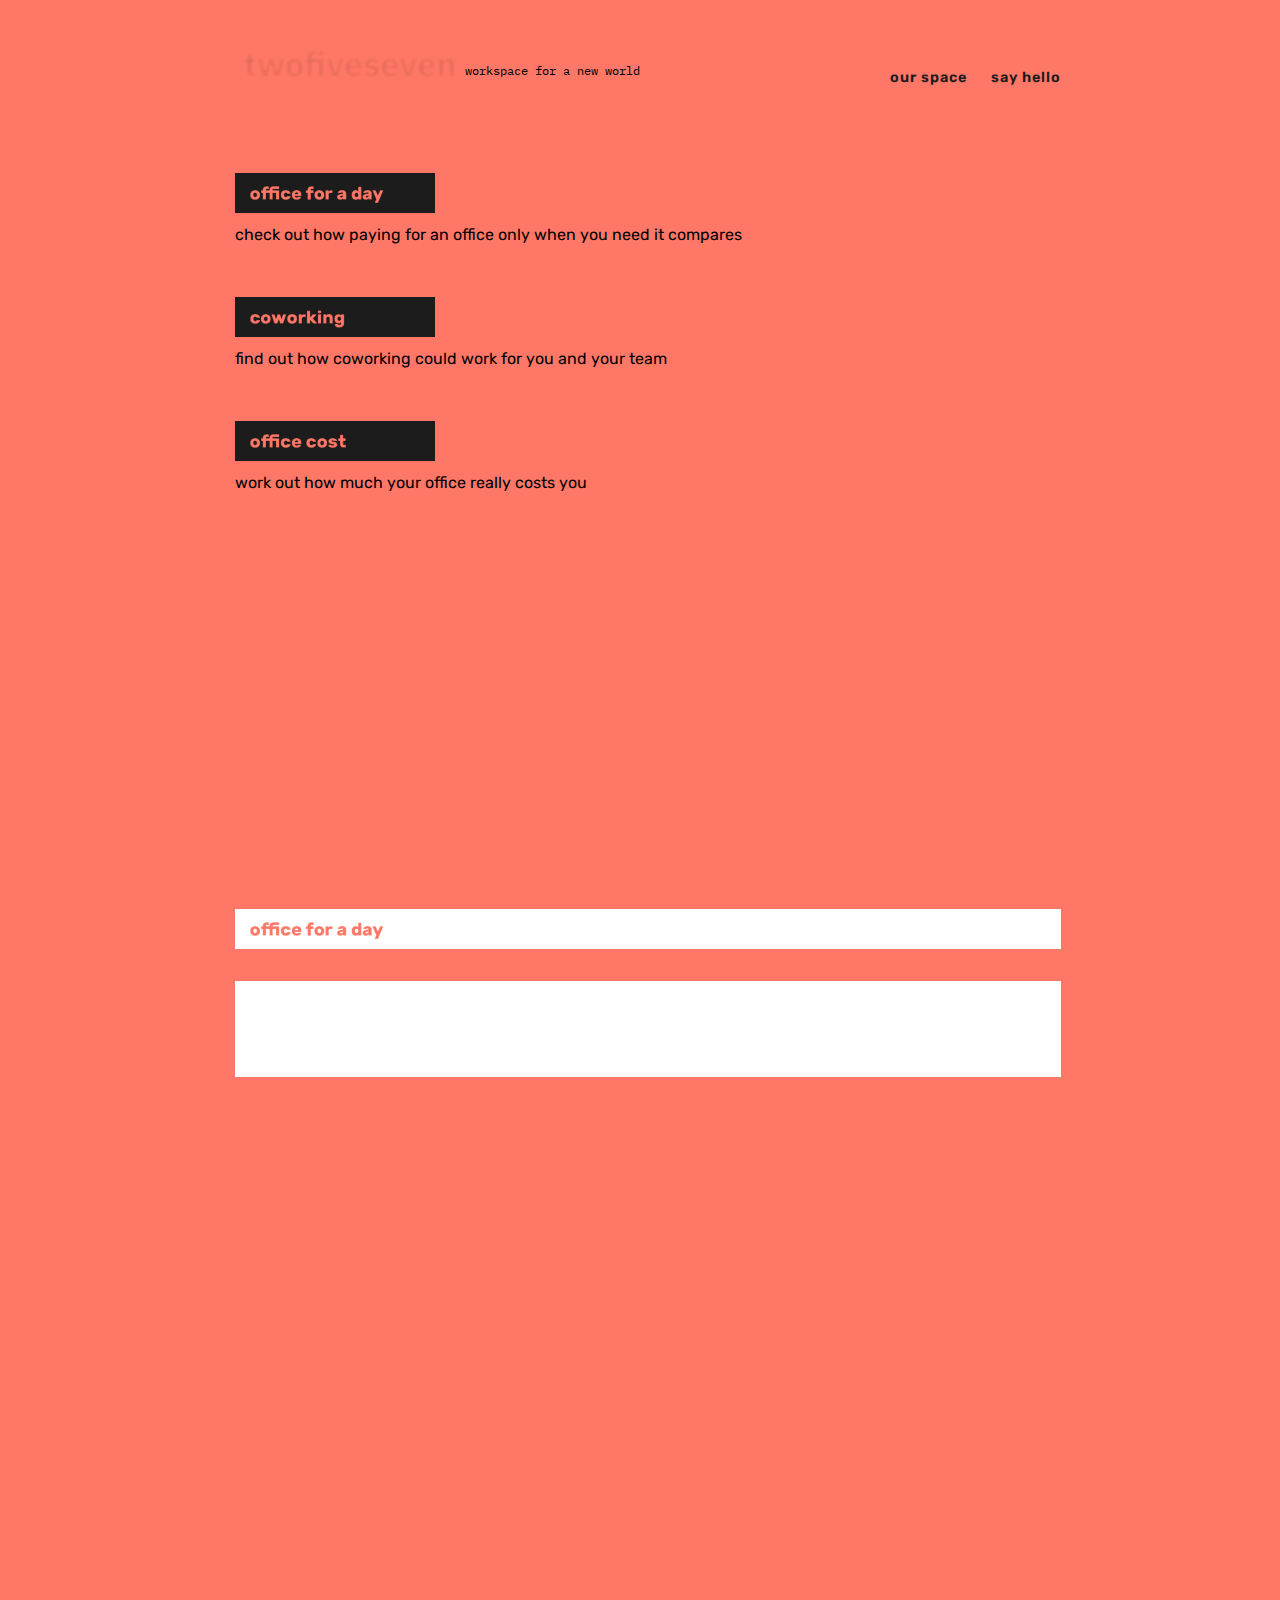
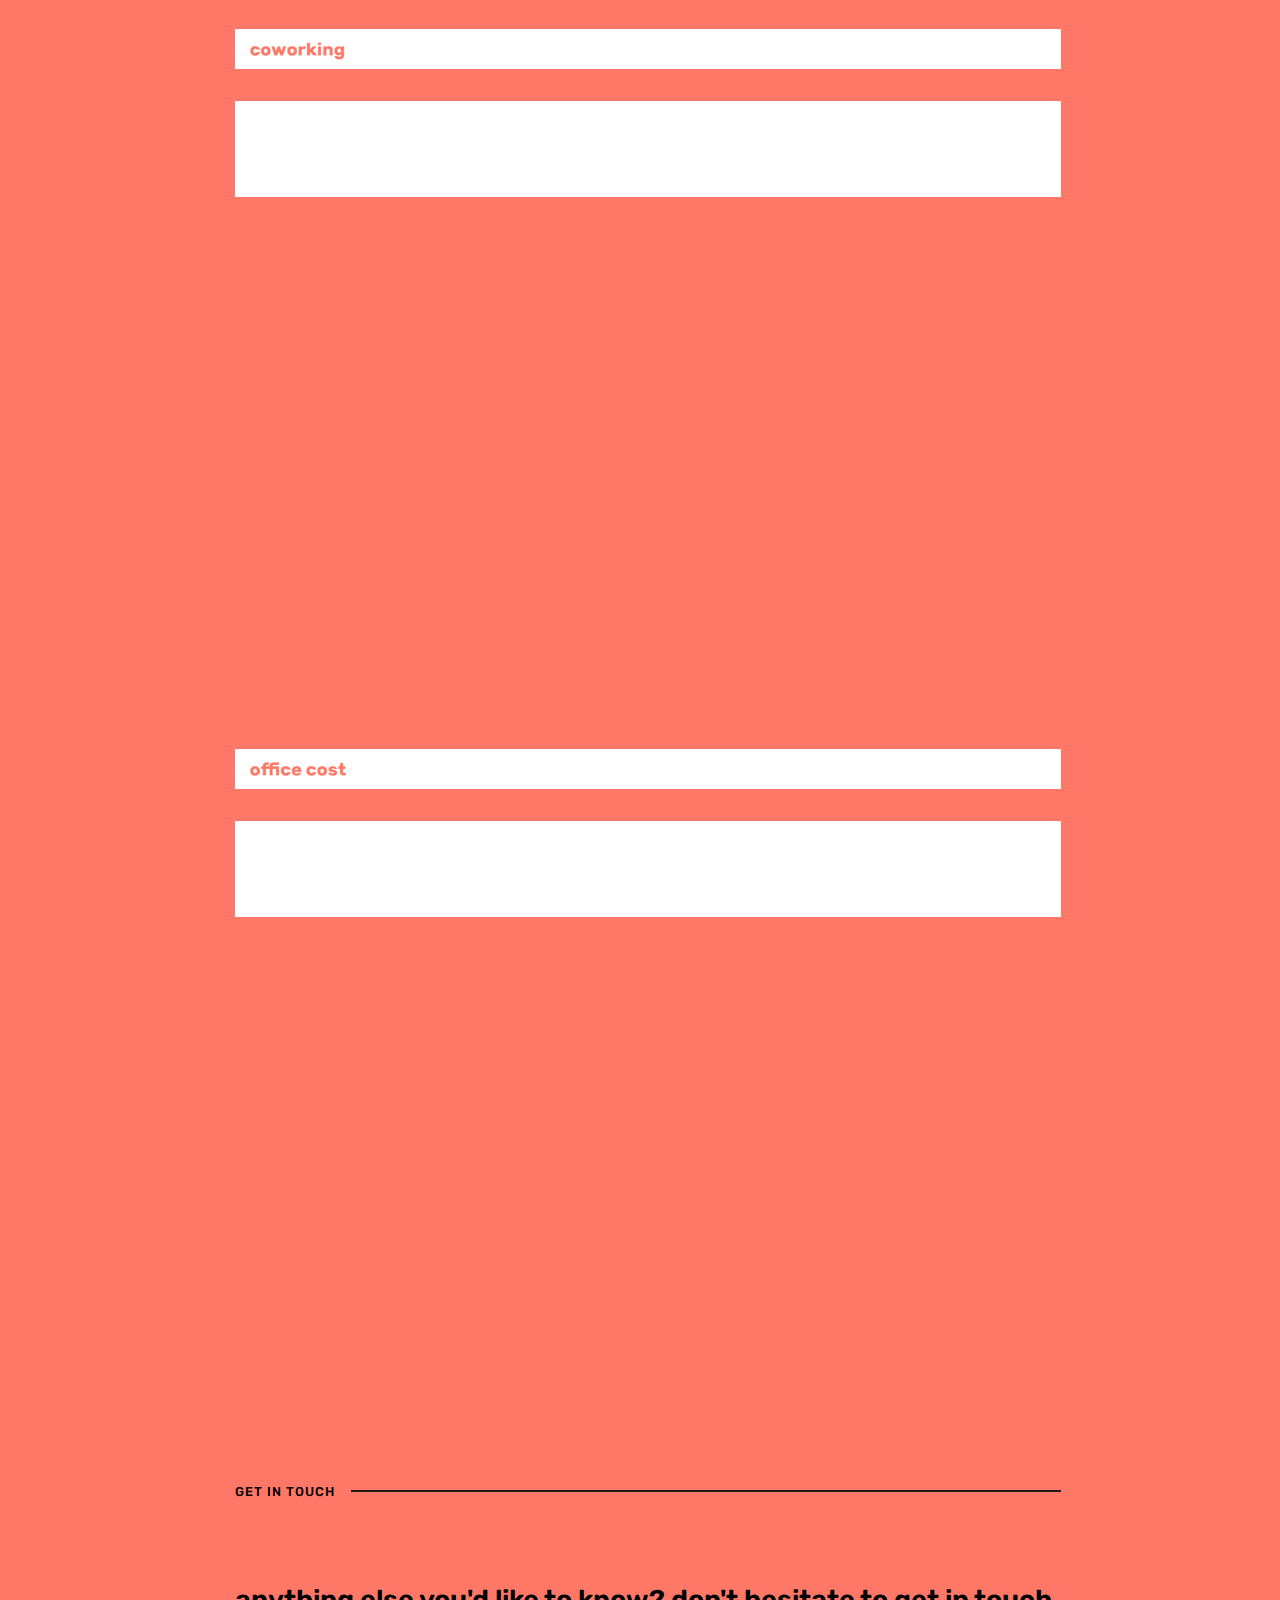
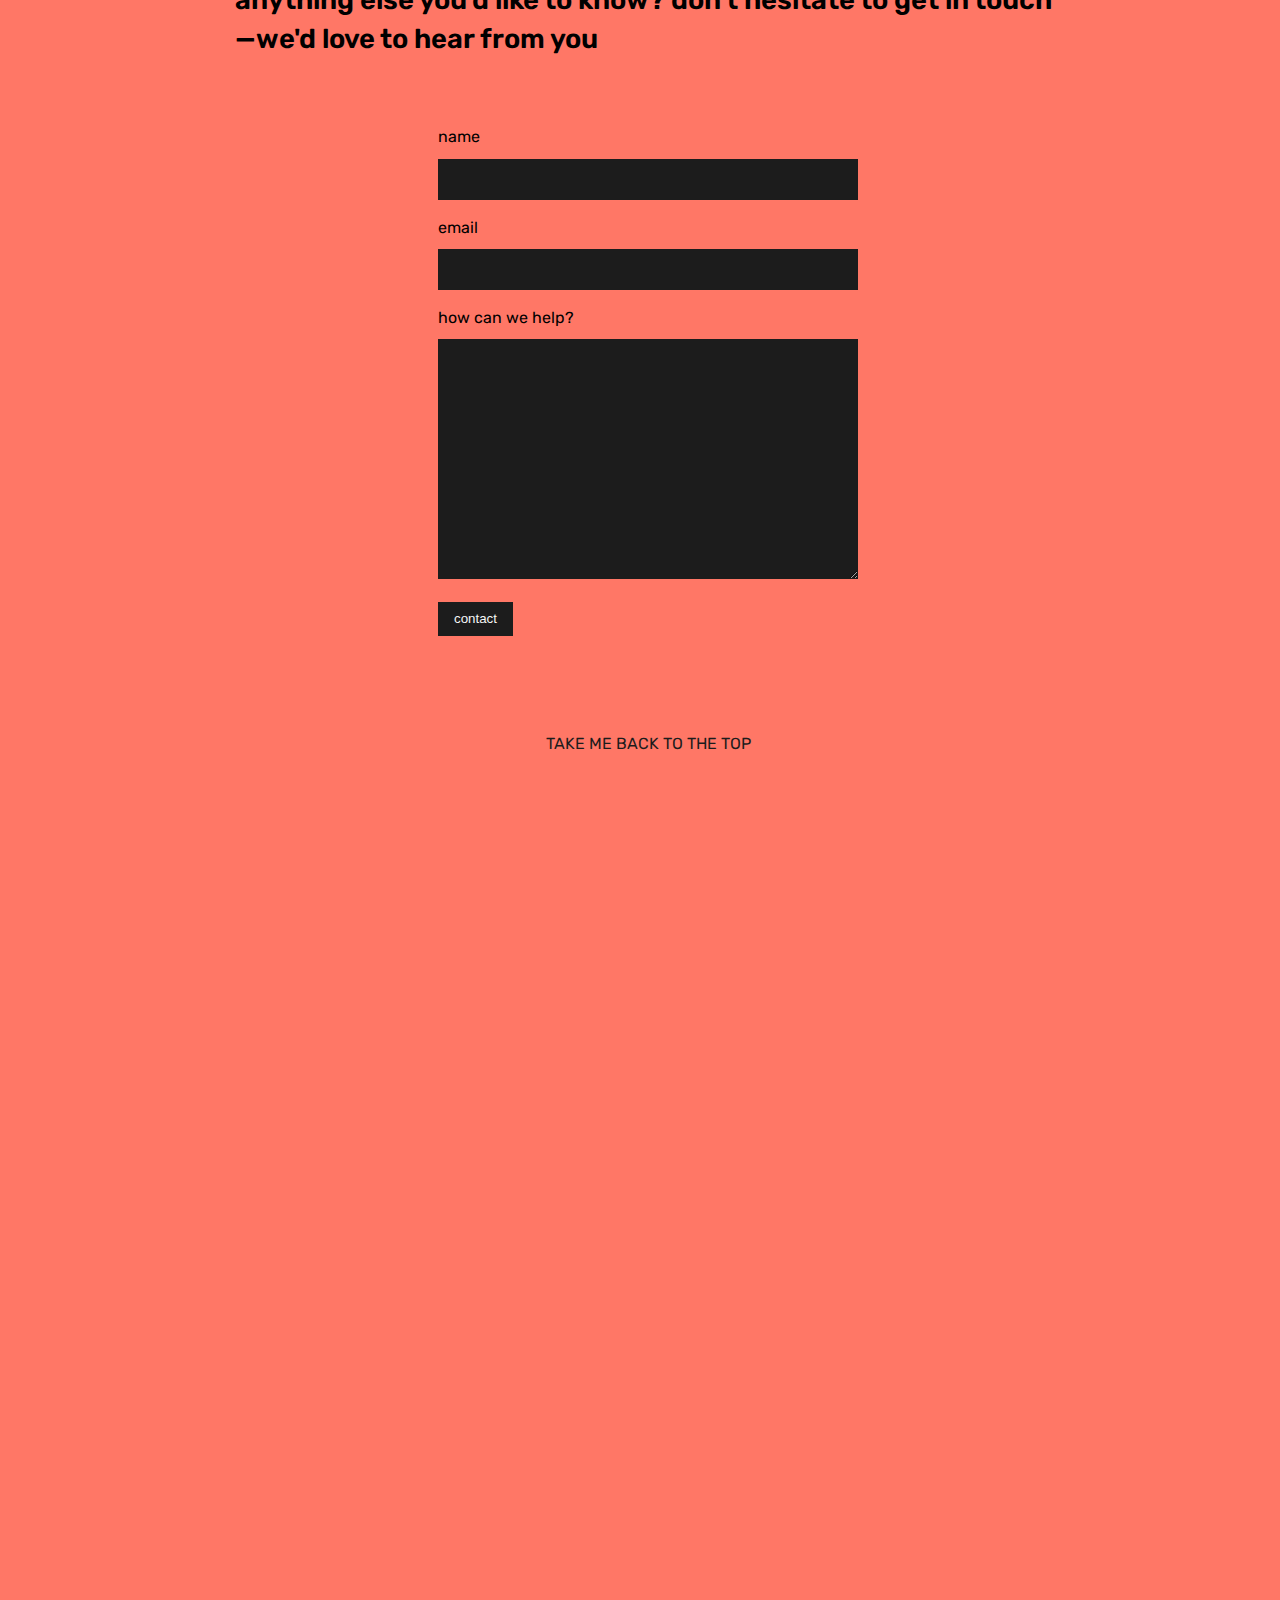
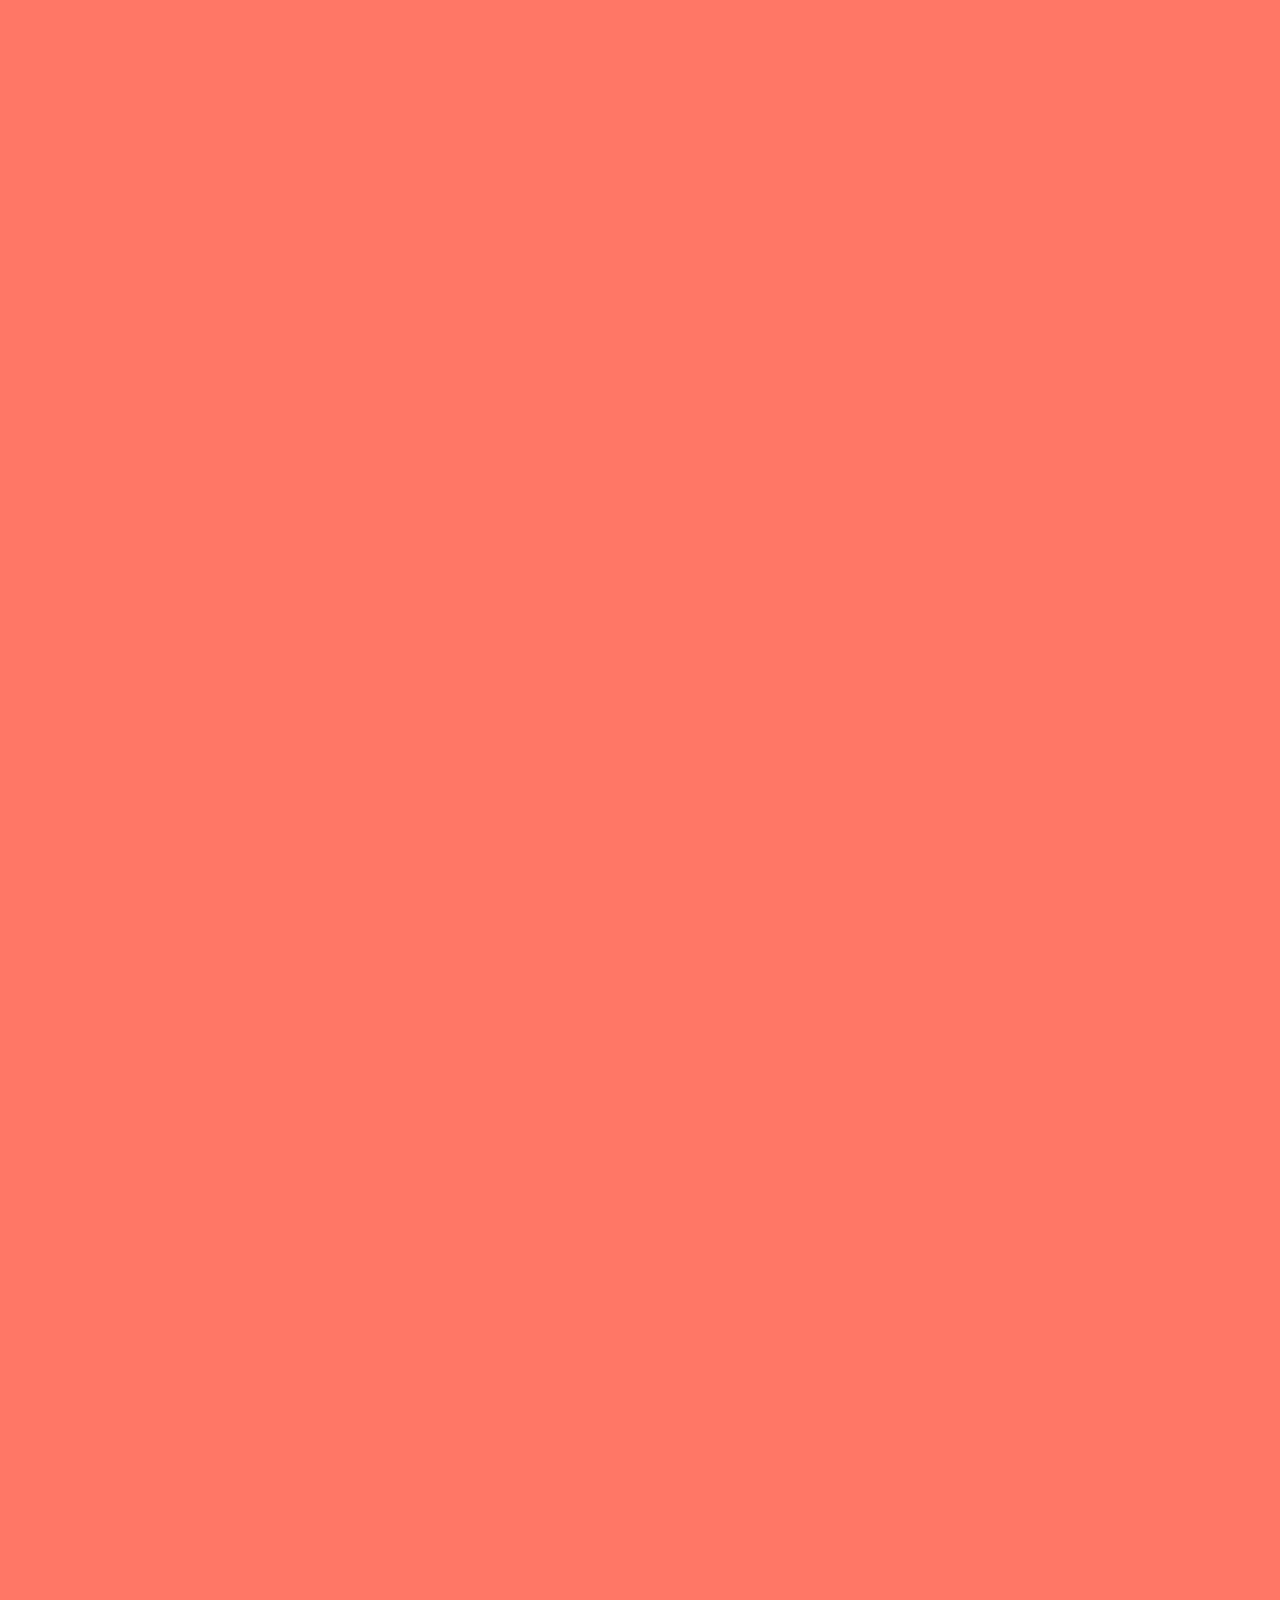
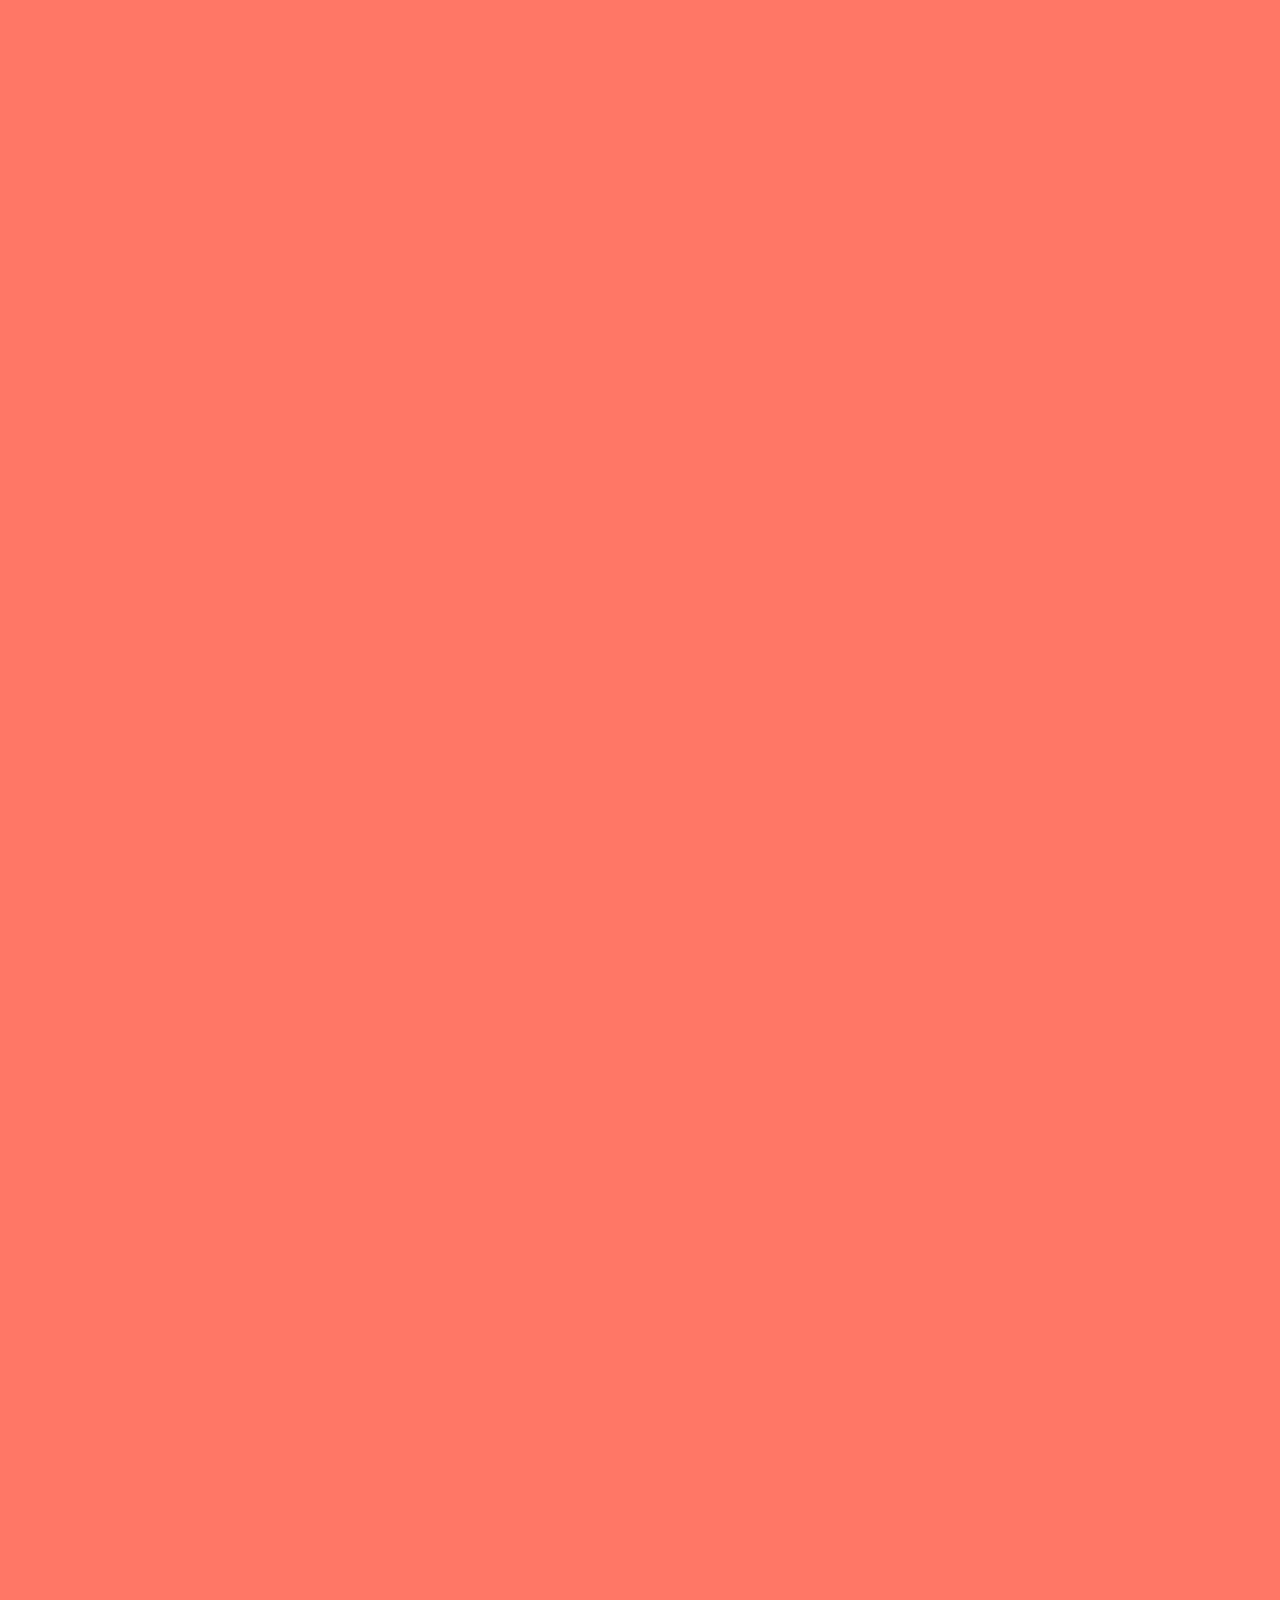
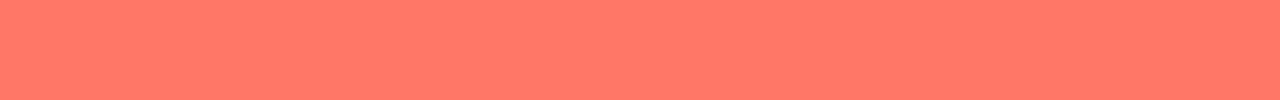
<file: cost-calculators.html>
<!DOCTYPE html>
<html lang="en">

<head>
    <meta charset="UTF-8">
    <meta name="viewport" content="width=device-width, initial-scale=1.0">
    <title>two five seven</title>
    <link rel="stylesheet" href="https://necolas.github.io/normalize.css/8.0.1/normalize.css">
    <link rel="stylesheet" href="letslightthiscandle.css">
    <!-- Facebook Pixel Code -->
<script>
  !function(f,b,e,v,n,t,s)
  {if(f.fbq)return;n=f.fbq=function(){n.callMethod?
  n.callMethod.apply(n,arguments):n.queue.push(arguments)};
  if(!f._fbq)f._fbq=n;n.push=n;n.loaded=!0;n.version='2.0';
  n.queue=[];t=b.createElement(e);t.async=!0;
  t.src=v;s=b.getElementsByTagName(e)[0];
  s.parentNode.insertBefore(t,s)}(window, document,'script',
  'https://connect.facebook.net/en_US/fbevents.js');
  fbq('init', '309722833384859');
  fbq('track', 'PageView');
</script>
<noscript><img height="1" width="1" style="display:none"
  src="https://www.facebook.com/tr?id=309722833384859&ev=PageView&noscript=1"
/></noscript>
<!-- End Facebook Pixel Code -->
<!-- Global site tag (gtag.js) - Google Analytics -->
<script async src="https://www.googletagmanager.com/gtag/js?id=UA-170606803-1"></script>
<script>
  window.dataLayer = window.dataLayer || [];
  function gtag(){dataLayer.push(arguments);}
  gtag('js', new Date());

  gtag('config', 'UA-170606803-1');
</script>
</head>

<body>
   

       <header class="header">
        <div class="container">
            <div class="header__inner">

                <div class="header__logo">
                     <a href="index.html">
                        <img id="logo" alt="logo" src="" />
                    </a>
                    <span class="workspace">workspace for a new world</span>
                </div>

                <nav class="header__nav">
                    <ul class="header__nav-list">
                        <li class="header__nav-item"><a class="" href="index.html">our space</a></li>
                        <!-- <li class="header__nav-item"><a href="cost-calculators.html">cost calculators</a></li> -->
                        <li class="header__nav-item"><a href="contact-us.html">say hello</a></li>
                    </ul>
                </nav>
            </div>
        </div>
    </header>
    <div class="home calculator-home">
        <div class="container">
            <div class="home__inner">
                <div class="home__text calculator__intro">
<h2><a href="#office-for-a-day"><svg class="calc-btn" id="Layer_1" data-name="Layer 1" xmlns="http://www.w3.org/2000/svg" viewBox="0 0 200 40"><defs><style>.cls-1{fill:#1c1c1c;stroke:#1c1c1c;stroke-miterlimit:10;stroke-width:0.25px;}</style></defs><path class="cls-1" d="M24.35,24.73a4.42,4.42,0,0,1-1.71,1.51,5.5,5.5,0,0,1-2.52.55,5.5,5.5,0,0,1-2.52-.55,4.42,4.42,0,0,1-1.71-1.51,4.17,4.17,0,0,1-.67-2.09V21.25a4.12,4.12,0,0,1,.65-2.11,4.3,4.3,0,0,1,1.72-1.51,6,6,0,0,1,5.06,0,4.3,4.3,0,0,1,1.72,1.51A4.12,4.12,0,0,1,25,21.25c0,.12,0,.35,0,.68s0,.59,0,.71A4.17,4.17,0,0,1,24.35,24.73Zm-3.07-1.11a1.53,1.53,0,0,0,.5-1.07c0-.24,0-.45,0-.62s0-.37,0-.61a1.53,1.53,0,0,0-.5-1.07,1.92,1.92,0,0,0-2.32,0,1.57,1.57,0,0,0-.5,1.07c0,.12,0,.33,0,.61s0,.5,0,.62a1.57,1.57,0,0,0,.5,1.07,2,2,0,0,0,2.32,0ZM44,26.47a.44.44,0,0,1-.34.14H41.43a.48.48,0,0,1-.48-.48V20H37.71v6.09a.46.46,0,0,1-.15.34.44.44,0,0,1-.34.14H35a.48.48,0,0,1-.48-.48V20H31v6.09a.49.49,0,0,1-.14.34.46.46,0,0,1-.35.14H28.26a.47.47,0,0,1-.35-.14.49.49,0,0,1-.14-.34V20H26.53a.44.44,0,0,1-.34-.14.46.46,0,0,1-.15-.34V17.74a.51.51,0,0,1,.49-.49h1.24v-.48a3.17,3.17,0,0,1,1.1-2.55,4.2,4.2,0,0,1,2.82-.93H33.4a.47.47,0,0,1,.35.15.48.48,0,0,1,.14.34V15.6a.49.49,0,0,1-.14.34.46.46,0,0,1-.35.14H31.79a.69.69,0,0,0-.78.78v.39h3.46v-.48a3.16,3.16,0,0,1,1.09-2.55,4.25,4.25,0,0,1,2.83-.93H43.7a.51.51,0,0,1,.49.49V15.6a.46.46,0,0,1-.15.34.44.44,0,0,1-.34.14H38.48a.68.68,0,0,0-.77.78v.39h6a.51.51,0,0,1,.49.49v8.39A.46.46,0,0,1,44,26.47Zm5.59-2.86a1.68,1.68,0,0,0,1.14.39,2,2,0,0,0,.89-.16,1.54,1.54,0,0,0,.54-.48.89.89,0,0,1,.22-.27.49.49,0,0,1,.3-.09h2.36a.48.48,0,0,1,.34.13.45.45,0,0,1,.14.32,2.79,2.79,0,0,1-.45,1.3,4.11,4.11,0,0,1-1.52,1.41,5.51,5.51,0,0,1-2.82.63,5.65,5.65,0,0,1-2.43-.51,4.29,4.29,0,0,1-1.75-1.45,3.84,3.84,0,0,1-.69-2.18l0-.72,0-.72A3.84,3.84,0,0,1,46.59,19a4.29,4.29,0,0,1,1.75-1.45,6.27,6.27,0,0,1,5.22.1,4,4,0,0,1,1.52,1.38,3.14,3.14,0,0,1,.48,1.32.41.41,0,0,1-.13.34.52.52,0,0,1-.35.14H52.72a.49.49,0,0,1-.3-.09.89.89,0,0,1-.22-.27,1.45,1.45,0,0,0-.54-.48,2,2,0,0,0-.89-.17,1.68,1.68,0,0,0-1.14.4,1.49,1.49,0,0,0-.49,1c0,.12,0,.33,0,.63s0,.51,0,.63A1.51,1.51,0,0,0,49.63,23.61ZM60.4,24a2,2,0,0,0,1.14.32,2.81,2.81,0,0,0,.83-.1,1.83,1.83,0,0,0,.55-.31,2.26,2.26,0,0,1,.29-.21.8.8,0,0,1,.31,0h2.34a.38.38,0,0,1,.29.11.37.37,0,0,1,.1.28,1.92,1.92,0,0,1-.54,1,4.58,4.58,0,0,1-1.6,1.17,5.89,5.89,0,0,1-2.57.51A4.83,4.83,0,0,1,58,25.51a4.86,4.86,0,0,1-1.27-3.58,5.44,5.44,0,0,1,.57-2.52,4.1,4.1,0,0,1,1.66-1.72,5.3,5.3,0,0,1,2.63-.62,5,5,0,0,1,2.76.71,4.2,4.2,0,0,1,1.59,1.84A5.62,5.62,0,0,1,66.4,22v.5a.47.47,0,0,1-.15.35.48.48,0,0,1-.34.14h-6A1.22,1.22,0,0,0,60.4,24ZM63.16,21a1.65,1.65,0,0,0-.5-1,1.51,1.51,0,0,0-1.12-.43,1.55,1.55,0,0,0-1.13.43,1.69,1.69,0,0,0-.49,1Zm14.9-3.71a.51.51,0,0,1,.49.49v1.82a.46.46,0,0,1-.15.34.44.44,0,0,1-.34.14H75.85v6.09a.49.49,0,0,1-.14.34.47.47,0,0,1-.35.14H73.09a.45.45,0,0,1-.34-.14.49.49,0,0,1-.14-.34V20H71.37A.46.46,0,0,1,71,19.9a.49.49,0,0,1-.14-.34V17.74A.48.48,0,0,1,71,17.4a.47.47,0,0,1,.35-.15h1.24v-.48a3.14,3.14,0,0,1,1.1-2.55,4.2,4.2,0,0,1,2.82-.93h1.71a.43.43,0,0,1,.34.15.45.45,0,0,1,.15.34V15.6a.46.46,0,0,1-.15.34.42.42,0,0,1-.34.14H76.62a.69.69,0,0,0-.77.78v.39Zm10.5,7.48a4.42,4.42,0,0,1-1.71,1.51,5.56,5.56,0,0,1-2.52.55,5.5,5.5,0,0,1-2.52-.55,4.28,4.28,0,0,1-1.71-1.51,4.17,4.17,0,0,1-.67-2.09l0-.71,0-.68a4,4,0,0,1,.65-2.11,4.3,4.3,0,0,1,1.72-1.51,6,6,0,0,1,5.06,0,4.27,4.27,0,0,1,1.71,1.51,4,4,0,0,1,.65,2.11c0,.12,0,.35,0,.68s0,.59,0,.71A4.16,4.16,0,0,1,88.56,24.73Zm-3.07-1.11A1.52,1.52,0,0,0,86,22.55a4.75,4.75,0,0,0,0-1.23,1.52,1.52,0,0,0-.49-1.07,1.7,1.7,0,0,0-1.16-.39,1.68,1.68,0,0,0-1.16.39,1.53,1.53,0,0,0-.5,1.07c0,.12,0,.33,0,.61s0,.5,0,.62a1.53,1.53,0,0,0,.5,1.07,1.67,1.67,0,0,0,1.16.38A1.69,1.69,0,0,0,85.49,23.62ZM97.43,17.4a.44.44,0,0,1,.14.34v1.82a.48.48,0,0,1-.48.48H95.45a1.5,1.5,0,0,0-1.66,1.66v4.43a.48.48,0,0,1-.48.48H91a.44.44,0,0,1-.34-.14.46.46,0,0,1-.15-.34V17.74a.51.51,0,0,1,.49-.49h2.09a.46.46,0,0,1,.34.15.44.44,0,0,1,.14.34v.41a3.34,3.34,0,0,1,2.4-.9h1.08A.46.46,0,0,1,97.43,17.4ZM108,20.49q0-1-1-1a1.43,1.43,0,0,0-1,.33.77.77,0,0,1-.29.18,1.73,1.73,0,0,1-.36,0h-2.28a.44.44,0,0,1-.3-.1.34.34,0,0,1-.1-.29,2.05,2.05,0,0,1,.62-1.16,4.3,4.3,0,0,1,1.54-1,5.51,5.51,0,0,1,2.14-.41,4.66,4.66,0,0,1,3.22,1,3.36,3.36,0,0,1,1.07,2.62v5.46a.46.46,0,0,1-.15.34.44.44,0,0,1-.34.14h-2.27a.48.48,0,0,1-.48-.48v-.51a3.15,3.15,0,0,1-1.12.88,4.08,4.08,0,0,1-1.64.29,3.32,3.32,0,0,1-2.36-.79A2.64,2.64,0,0,1,102,24a2.45,2.45,0,0,1,.94-2,6.24,6.24,0,0,1,2.93-1.12Zm-1.66,2.4a1.74,1.74,0,0,0-.79.31.69.69,0,0,0-.29.55c0,.41.29.61.87.61a1.87,1.87,0,0,0,1.33-.5,1.61,1.61,0,0,0,.54-1.22Zm16.79-8.57a.51.51,0,0,1,.49-.49h2.27a.46.46,0,0,1,.34.15.44.44,0,0,1,.14.34V26.13a.48.48,0,0,1-.48.48h-2.18a.44.44,0,0,1-.34-.14.46.46,0,0,1-.15-.34v-.42a3.67,3.67,0,0,1-.55.56,2.07,2.07,0,0,1-.73.37,4.18,4.18,0,0,1-1.22.15,4,4,0,0,1-2.83-1,4.23,4.23,0,0,1-1.2-3.08l0-.74,0-.72a4.24,4.24,0,0,1,1.19-3.08,3.94,3.94,0,0,1,2.84-1.06,3,3,0,0,1,1.51.33,2.73,2.73,0,0,1,.9.75Zm-2.78,9.25a1.5,1.5,0,0,0,1.18.43,1.47,1.47,0,0,0,1.13-.41,1.85,1.85,0,0,0,.47-1,3.08,3.08,0,0,0,0-.63,3.08,3.08,0,0,0,0-.63,1.72,1.72,0,0,0-.46-1,1.48,1.48,0,0,0-1.14-.43,1.5,1.5,0,0,0-1.18.44,1.83,1.83,0,0,0-.44,1.13c0,.12,0,.29,0,.5s0,.39,0,.51A1.86,1.86,0,0,0,120.35,23.57Zm13.15-3.08c0-.66-.35-1-1-1a1.41,1.41,0,0,0-1,.33.85.85,0,0,1-.29.18,1.86,1.86,0,0,1-.36,0h-2.29a.44.44,0,0,1-.3-.1.33.33,0,0,1-.09-.29,2,2,0,0,1,.62-1.16,4.21,4.21,0,0,1,1.54-1,5.48,5.48,0,0,1,2.14-.41,4.62,4.62,0,0,1,3.21,1,3.36,3.36,0,0,1,1.07,2.62v5.46a.49.49,0,0,1-.14.34.45.45,0,0,1-.34.14H134a.44.44,0,0,1-.34-.14.46.46,0,0,1-.15-.34v-.51a3,3,0,0,1-1.11.88,4.12,4.12,0,0,1-1.64.29,3.34,3.34,0,0,1-2.37-.79,2.66,2.66,0,0,1-.85-2.05,2.47,2.47,0,0,1,.93-2,6.29,6.29,0,0,1,2.94-1.12Zm-1.65,2.4a1.84,1.84,0,0,0-.8.31.68.68,0,0,0-.28.55c0,.41.28.61.86.61a1.85,1.85,0,0,0,1.33-.5,1.61,1.61,0,0,0,.54-1.22ZM142.63,30h-2.36a.41.41,0,0,1-.43-.43.22.22,0,0,1,0-.12l1.36-3.23-3.63-8.44a.43.43,0,0,1,0-.12.4.4,0,0,1,.13-.31.42.42,0,0,1,.3-.13h2.36c.24,0,.41.15.52.44l2,4.68,2-4.68c.11-.29.28-.44.52-.44h2.38a.42.42,0,0,1,.3.13.4.4,0,0,1,.13.31.43.43,0,0,1,0,.12l-5,11.79C143,29.89,142.87,30,142.63,30ZM200,0H0V40H200Z"/></svg></a></h2>

check out how paying for an office only when you need it compares
                    <h2><a href="#co-working"><svg class="calc-btn" id="Layer_1" data-name="Layer 1" xmlns="http://www.w3.org/2000/svg" viewBox="0 0 200 40"><defs><style>.cls-1{fill:#1c1c1c;stroke:#1c1c1c;stroke-miterlimit:10;stroke-width:0.25px;}</style></defs><path class="cls-1" d="M19.07,23.61a1.64,1.64,0,0,0,1.14.39,2,2,0,0,0,.88-.16,1.38,1.38,0,0,0,.54-.48.9.9,0,0,1,.23-.27.46.46,0,0,1,.29-.09h2.36a.47.47,0,0,1,.34.13.42.42,0,0,1,.15.32,2.79,2.79,0,0,1-.45,1.3A4.11,4.11,0,0,1,23,26.16a5.56,5.56,0,0,1-2.82.63,5.7,5.7,0,0,1-2.44-.51A4.26,4.26,0,0,1,16,24.83a3.93,3.93,0,0,1-.7-2.18l0-.72,0-.72A3.92,3.92,0,0,1,16,19a4.26,4.26,0,0,1,1.74-1.45,5.56,5.56,0,0,1,2.44-.52,5.54,5.54,0,0,1,2.79.62,3.94,3.94,0,0,1,1.51,1.38A3.33,3.33,0,0,1,25,20.39a.39.39,0,0,1-.14.34.52.52,0,0,1-.35.14H22.15a.46.46,0,0,1-.29-.09.9.9,0,0,1-.23-.27,1.31,1.31,0,0,0-.54-.48,1.94,1.94,0,0,0-.88-.17,1.65,1.65,0,0,0-1.14.4,1.5,1.5,0,0,0-.5,1c0,.12,0,.33,0,.63s0,.51,0,.63A1.52,1.52,0,0,0,19.07,23.61ZM35,24.73a4.42,4.42,0,0,1-1.71,1.51,6,6,0,0,1-5,0,4.42,4.42,0,0,1-1.71-1.51,4.06,4.06,0,0,1-.66-2.09l0-.71,0-.68a4.11,4.11,0,0,1,.64-2.11,4.37,4.37,0,0,1,1.72-1.51,6,6,0,0,1,5.06,0A4.3,4.3,0,0,1,35,19.14a4.12,4.12,0,0,1,.65,2.11c0,.12,0,.35,0,.68s0,.59,0,.71A4.17,4.17,0,0,1,35,24.73Zm-3.07-1.11a1.53,1.53,0,0,0,.5-1.07c0-.24,0-.45,0-.62s0-.37,0-.61a1.53,1.53,0,0,0-.5-1.07,1.68,1.68,0,0,0-1.16-.39,1.7,1.7,0,0,0-1.16.39,1.52,1.52,0,0,0-.49,1.07,4.74,4.74,0,0,0,0,.61,4.83,4.83,0,0,0,0,.62,1.52,1.52,0,0,0,.49,1.07,1.69,1.69,0,0,0,1.16.38A1.67,1.67,0,0,0,31.88,23.62Zm13.31-5.93,1.34,4.08,1.33-4.08a.61.61,0,0,1,.61-.44H50.7a.46.46,0,0,1,.31.13.43.43,0,0,1,.12.31v.14l-2.87,8.33a.57.57,0,0,1-.59.45h-2a.62.62,0,0,1-.6-.45l-1.27-3.78-1.28,3.78a.62.62,0,0,1-.6.45h-2a.57.57,0,0,1-.59-.45l-2.86-8.33,0-.14a.43.43,0,0,1,.12-.31.46.46,0,0,1,.31-.13H39a.6.6,0,0,1,.61.44L41,21.77l1.33-4.08a.61.61,0,0,1,.61-.44h1.69A.6.6,0,0,1,45.19,17.69Zm16.11,7a4.28,4.28,0,0,1-1.71,1.51,5.5,5.5,0,0,1-2.52.55,5.56,5.56,0,0,1-2.52-.55,4.42,4.42,0,0,1-1.71-1.51,4.16,4.16,0,0,1-.66-2.09l0-.71,0-.68a4,4,0,0,1,.65-2.11,4.24,4.24,0,0,1,1.72-1.51,6,6,0,0,1,5.05,0,4.3,4.3,0,0,1,1.72,1.51A4,4,0,0,1,62,21.25c0,.12,0,.35,0,.68s0,.59,0,.71A4.17,4.17,0,0,1,61.3,24.73Zm-3.06-1.11a1.56,1.56,0,0,0,.49-1.07c0-.24,0-.45,0-.62s0-.37,0-.61a1.56,1.56,0,0,0-.49-1.07,1.72,1.72,0,0,0-1.17-.39,1.7,1.7,0,0,0-1.16.39,1.52,1.52,0,0,0-.49,1.07c0,.12,0,.33,0,.61s0,.5,0,.62a1.52,1.52,0,0,0,.49,1.07,1.69,1.69,0,0,0,1.16.38A1.72,1.72,0,0,0,58.24,23.62Zm12.3-6.22a.48.48,0,0,1,.14.34v1.82a.49.49,0,0,1-.14.34.45.45,0,0,1-.34.14H68.56a1.67,1.67,0,0,0-1.23.43,1.63,1.63,0,0,0-.43,1.23v4.43a.49.49,0,0,1-.14.34.45.45,0,0,1-.34.14H64.15a.44.44,0,0,1-.34-.14.46.46,0,0,1-.15-.34V17.74a.51.51,0,0,1,.49-.49h2.09a.46.46,0,0,1,.34.15.48.48,0,0,1,.14.34v.41a3.32,3.32,0,0,1,2.4-.9H70.2A.46.46,0,0,1,70.54,17.4Zm7,.16a1,1,0,0,1,.7-.31h2.65a.42.42,0,0,1,.3.13.4.4,0,0,1,.13.31.29.29,0,0,1,0,.16.71.71,0,0,1-.16.2l-3.2,3.56,3.78,4.23a.56.56,0,0,1,.18.34.42.42,0,0,1-.13.31.41.41,0,0,1-.3.12H78.76a.93.93,0,0,1-.73-.3l-2.86-3.22v3a.46.46,0,0,1-.15.34.45.45,0,0,1-.34.14H72.41a.44.44,0,0,1-.34-.14.46.46,0,0,1-.15-.34V14.32a.51.51,0,0,1,.49-.49h2.27A.46.46,0,0,1,75,14a.45.45,0,0,1,.15.34v5.83ZM86,16.12a.45.45,0,0,1-.34.14H83.41a.44.44,0,0,1-.34-.14.46.46,0,0,1-.15-.34V14a.51.51,0,0,1,.49-.49h2.27a.46.46,0,0,1,.34.15.48.48,0,0,1,.14.34v1.82A.49.49,0,0,1,86,16.12Zm0,10.35a.45.45,0,0,1-.34.14H83.41a.44.44,0,0,1-.34-.14.46.46,0,0,1-.15-.34V17.74a.51.51,0,0,1,.49-.49h2.27a.46.46,0,0,1,.34.15.48.48,0,0,1,.14.34v8.39A.49.49,0,0,1,86,26.47Zm11.68,0a.45.45,0,0,1-.34.14H95.09a.44.44,0,0,1-.34-.14.46.46,0,0,1-.15-.34V21.57a1.89,1.89,0,0,0-.38-1.25A1.48,1.48,0,0,0,93,19.86a1.44,1.44,0,0,0-1.16.45,1.86,1.86,0,0,0-.39,1.26v4.56a.49.49,0,0,1-.14.34.46.46,0,0,1-.35.14H88.74a.46.46,0,0,1-.35-.14.49.49,0,0,1-.14-.34V17.74a.48.48,0,0,1,.14-.34.47.47,0,0,1,.35-.15h2.17a.47.47,0,0,1,.35.15.48.48,0,0,1,.14.34v.41a3,3,0,0,1,2.54-1.08,3.93,3.93,0,0,1,2.86,1,4.11,4.11,0,0,1,1,3.08v4.95A.45.45,0,0,1,97.7,26.47ZM106,25.35a4.9,4.9,0,0,1-.55.56,2.13,2.13,0,0,1-.74.37,4.14,4.14,0,0,1-1.22.15,4,4,0,0,1-2.83-1,4.1,4.1,0,0,1-1.2-3l0-.65,0-.63a4.11,4.11,0,0,1,1.2-3,4,4,0,0,1,2.83-1,3,3,0,0,1,2.6,1.08v-.41a.44.44,0,0,1,.14-.34.46.46,0,0,1,.34-.15h2.09a.51.51,0,0,1,.49.49V26.5a3.6,3.6,0,0,1-1.35,3,5.66,5.66,0,0,1-3.57,1.05,5.87,5.87,0,0,1-2.73-.53,3.16,3.16,0,0,1-1.88-2.63.43.43,0,0,1,.14-.35.52.52,0,0,1,.35-.14h2.34a.59.59,0,0,1,.56.36,1.08,1.08,0,0,0,.42.43,1.71,1.71,0,0,0,.84.16,2.17,2.17,0,0,0,1.23-.32,1.06,1.06,0,0,0,.5-.94Zm-2.86-2.1a1.61,1.61,0,0,0,1.16.39,1.56,1.56,0,0,0,1.1-.37,1.59,1.59,0,0,0,.51-1,3.85,3.85,0,0,0,0-.57,3.69,3.69,0,0,0,0-.56,1.49,1.49,0,0,0-.49-.94,1.61,1.61,0,0,0-2.74,1.06c0,.12,0,.27,0,.44s0,.33,0,.45A1.65,1.65,0,0,0,103.16,23.25ZM200,0H0V40H200Z"/></svg> </a></h2>

find out how coworking could work for you and your team






<h2><a href="#office-cost-calculator"><svg class="calc-btn" id="Layer_1" data-name="Layer 1" xmlns="http://www.w3.org/2000/svg" viewBox="0 0 200 40"><defs><style>.cls-1{fill:#1c1c1c;stroke:#1c1c1c;stroke-miterlimit:10;stroke-width:0.25px;}</style></defs><path class="cls-1" d="M24.35,24.73a4.42,4.42,0,0,1-1.71,1.51,5.5,5.5,0,0,1-2.52.55,5.5,5.5,0,0,1-2.52-.55,4.42,4.42,0,0,1-1.71-1.51,4.17,4.17,0,0,1-.67-2.09V21.25a4.12,4.12,0,0,1,.65-2.11,4.3,4.3,0,0,1,1.72-1.51,6,6,0,0,1,5.06,0,4.3,4.3,0,0,1,1.72,1.51A4.12,4.12,0,0,1,25,21.25c0,.12,0,.35,0,.68s0,.59,0,.71A4.17,4.17,0,0,1,24.35,24.73Zm-3.07-1.11a1.53,1.53,0,0,0,.5-1.07c0-.24,0-.45,0-.62s0-.37,0-.61a1.53,1.53,0,0,0-.5-1.07,1.92,1.92,0,0,0-2.32,0,1.57,1.57,0,0,0-.5,1.07c0,.12,0,.33,0,.61s0,.5,0,.62a1.57,1.57,0,0,0,.5,1.07,2,2,0,0,0,2.32,0ZM44,26.47a.44.44,0,0,1-.34.14H41.43a.48.48,0,0,1-.48-.48V20H37.71v6.09a.46.46,0,0,1-.15.34.44.44,0,0,1-.34.14H35a.48.48,0,0,1-.48-.48V20H31v6.09a.49.49,0,0,1-.14.34.46.46,0,0,1-.35.14H28.26a.47.47,0,0,1-.35-.14.49.49,0,0,1-.14-.34V20H26.53a.44.44,0,0,1-.34-.14.46.46,0,0,1-.15-.34V17.74a.51.51,0,0,1,.49-.49h1.24v-.48a3.17,3.17,0,0,1,1.1-2.55,4.2,4.2,0,0,1,2.82-.93H33.4a.47.47,0,0,1,.35.15.48.48,0,0,1,.14.34V15.6a.49.49,0,0,1-.14.34.46.46,0,0,1-.35.14H31.79a.69.69,0,0,0-.78.78v.39h3.46v-.48a3.16,3.16,0,0,1,1.09-2.55,4.25,4.25,0,0,1,2.83-.93H43.7a.51.51,0,0,1,.49.49V15.6a.46.46,0,0,1-.15.34.44.44,0,0,1-.34.14H38.48a.68.68,0,0,0-.77.78v.39h6a.51.51,0,0,1,.49.49v8.39A.46.46,0,0,1,44,26.47Zm5.59-2.86a1.68,1.68,0,0,0,1.14.39,2,2,0,0,0,.89-.16,1.54,1.54,0,0,0,.54-.48.89.89,0,0,1,.22-.27.49.49,0,0,1,.3-.09h2.36a.48.48,0,0,1,.34.13.45.45,0,0,1,.14.32,2.79,2.79,0,0,1-.45,1.3,4.11,4.11,0,0,1-1.52,1.41,5.51,5.51,0,0,1-2.82.63,5.65,5.65,0,0,1-2.43-.51,4.29,4.29,0,0,1-1.75-1.45,3.84,3.84,0,0,1-.69-2.18l0-.72,0-.72A3.84,3.84,0,0,1,46.59,19a4.29,4.29,0,0,1,1.75-1.45,6.27,6.27,0,0,1,5.22.1,4,4,0,0,1,1.52,1.38,3.14,3.14,0,0,1,.48,1.32.41.41,0,0,1-.13.34.52.52,0,0,1-.35.14H52.72a.49.49,0,0,1-.3-.09.89.89,0,0,1-.22-.27,1.45,1.45,0,0,0-.54-.48,2,2,0,0,0-.89-.17,1.68,1.68,0,0,0-1.14.4,1.49,1.49,0,0,0-.49,1c0,.12,0,.33,0,.63s0,.51,0,.63A1.51,1.51,0,0,0,49.63,23.61ZM60.4,24a2,2,0,0,0,1.14.32,2.81,2.81,0,0,0,.83-.1,1.83,1.83,0,0,0,.55-.31,2.26,2.26,0,0,1,.29-.21.8.8,0,0,1,.31,0h2.34a.38.38,0,0,1,.29.11.37.37,0,0,1,.1.28,1.92,1.92,0,0,1-.54,1,4.58,4.58,0,0,1-1.6,1.17,5.89,5.89,0,0,1-2.57.51A4.83,4.83,0,0,1,58,25.51a4.86,4.86,0,0,1-1.27-3.58,5.44,5.44,0,0,1,.57-2.52,4.1,4.1,0,0,1,1.66-1.72,5.3,5.3,0,0,1,2.63-.62,5,5,0,0,1,2.76.71,4.2,4.2,0,0,1,1.59,1.84A5.62,5.62,0,0,1,66.4,22v.5a.47.47,0,0,1-.15.35.48.48,0,0,1-.34.14h-6A1.22,1.22,0,0,0,60.4,24ZM63.16,21a1.65,1.65,0,0,0-.5-1,1.51,1.51,0,0,0-1.12-.43,1.55,1.55,0,0,0-1.13.43,1.69,1.69,0,0,0-.49,1Zm12,2.65a1.64,1.64,0,0,0,1.14.39,2,2,0,0,0,.88-.16,1.38,1.38,0,0,0,.54-.48,1.08,1.08,0,0,1,.23-.27.49.49,0,0,1,.3-.09h2.35a.49.49,0,0,1,.35.13.45.45,0,0,1,.14.32,2.79,2.79,0,0,1-.45,1.3,4.11,4.11,0,0,1-1.52,1.41,5.51,5.51,0,0,1-2.82.63,5.7,5.7,0,0,1-2.44-.51,4.33,4.33,0,0,1-1.74-1.45,3.93,3.93,0,0,1-.7-2.18V21.21a3.92,3.92,0,0,1,.7-2.17,4.33,4.33,0,0,1,1.74-1.45,6.29,6.29,0,0,1,5.23.1,3.94,3.94,0,0,1,1.51,1.38,3.18,3.18,0,0,1,.49,1.32.39.39,0,0,1-.14.34.5.5,0,0,1-.35.14H78.3a.49.49,0,0,1-.3-.09,1.08,1.08,0,0,1-.23-.27,1.31,1.31,0,0,0-.54-.48,1.94,1.94,0,0,0-.88-.17,1.65,1.65,0,0,0-1.14.4,1.54,1.54,0,0,0-.5,1c0,.12,0,.33,0,.63s0,.51,0,.63A1.56,1.56,0,0,0,75.21,23.61Zm16.21,1.12a4.42,4.42,0,0,1-1.71,1.51,6,6,0,0,1-5,0A4.42,4.42,0,0,1,83,24.73a4.17,4.17,0,0,1-.67-2.09l0-.71,0-.68a4.12,4.12,0,0,1,.65-2.11,4.3,4.3,0,0,1,1.72-1.51,6,6,0,0,1,5.06,0,4.3,4.3,0,0,1,1.72,1.51,4.11,4.11,0,0,1,.64,2.11,5.59,5.59,0,0,1,0,.68,6,6,0,0,1,0,.71A4.06,4.06,0,0,1,91.42,24.73Zm-3.07-1.11a1.52,1.52,0,0,0,.49-1.07,4.75,4.75,0,0,0,0-1.23,1.52,1.52,0,0,0-.49-1.07,1.7,1.7,0,0,0-1.16-.39,1.68,1.68,0,0,0-1.16.39,1.53,1.53,0,0,0-.5,1.07c0,.12,0,.33,0,.61s0,.5,0,.62a1.53,1.53,0,0,0,.5,1.07,1.67,1.67,0,0,0,1.16.38A1.69,1.69,0,0,0,88.35,23.62Zm5.84-1.68a2.72,2.72,0,0,1-.74-2A2.31,2.31,0,0,1,94,18.5a3.69,3.69,0,0,1,1.5-1,5.76,5.76,0,0,1,2.18-.39,6.28,6.28,0,0,1,2.19.37,4.4,4.4,0,0,1,1.56.95,2,2,0,0,1,.63,1.2.43.43,0,0,1-.14.35.52.52,0,0,1-.35.14H99.41a.87.87,0,0,1-.47-.2,1.89,1.89,0,0,0-.5-.28,2.54,2.54,0,0,0-.78-.1,1.75,1.75,0,0,0-.7.13.4.4,0,0,0-.27.38.44.44,0,0,0,.1.32.67.67,0,0,0,.36.16c.17,0,.48.09.91.15l1.12.18a4.06,4.06,0,0,1,2.35,1.07,2.73,2.73,0,0,1,.78,1.95,2.29,2.29,0,0,1-.55,1.49,3.72,3.72,0,0,1-1.59,1.07,6.88,6.88,0,0,1-2.43.39,6.65,6.65,0,0,1-2.35-.38,3.93,3.93,0,0,1-1.53-1,2.11,2.11,0,0,1-.59-1.21.38.38,0,0,1,.14-.34.49.49,0,0,1,.35-.15H96a.46.46,0,0,1,.21.05l.19.15a1.75,1.75,0,0,0,.48.32,2.34,2.34,0,0,0,.87.11,2.61,2.61,0,0,0,.94-.15c.26-.1.39-.24.39-.4a.38.38,0,0,0-.28-.39,7.45,7.45,0,0,0-1.2-.24L96.3,23A3.78,3.78,0,0,1,94.19,21.94ZM109,23.82h1.44a.46.46,0,0,1,.34.15.44.44,0,0,1,.14.34v1.82a.48.48,0,0,1-.48.48H108.7a3.82,3.82,0,0,1-2.73-.95,3.38,3.38,0,0,1-1-2.59V20h-1.33a.48.48,0,0,1-.48-.48V17.74a.44.44,0,0,1,.14-.34.46.46,0,0,1,.34-.15H105V14.32a.51.51,0,0,1,.49-.49h2.27a.46.46,0,0,1,.34.15.44.44,0,0,1,.14.34v2.93h2a.46.46,0,0,1,.34.15.44.44,0,0,1,.14.34v1.82a.48.48,0,0,1-.48.48h-2V23C108.19,23.54,108.45,23.82,109,23.82ZM200,0H0V40H200Z"/></svg></a></h2>

work out how much your office really costs you

                </div>

            </div>
        </div>
    </div>


    <section id="office-for-a-day">
        <div class="container">
            <div class="header-container"><svg class="calc-header" id="Layer_1" data-name="Layer 1" xmlns="http://www.w3.org/2000/svg" viewBox="0 0 200 40"><defs><style>.office-day-cls-1{fill:#FFF;stroke:#FFF;stroke-miterlimit:10;stroke-width:0.25px;}</style></defs><path class="office-day-cls-1" d="M24.35,24.73a4.42,4.42,0,0,1-1.71,1.51,5.5,5.5,0,0,1-2.52.55,5.5,5.5,0,0,1-2.52-.55,4.42,4.42,0,0,1-1.71-1.51,4.17,4.17,0,0,1-.67-2.09V21.25a4.12,4.12,0,0,1,.65-2.11,4.3,4.3,0,0,1,1.72-1.51,6,6,0,0,1,5.06,0,4.3,4.3,0,0,1,1.72,1.51A4.12,4.12,0,0,1,25,21.25c0,.12,0,.35,0,.68s0,.59,0,.71A4.17,4.17,0,0,1,24.35,24.73Zm-3.07-1.11a1.53,1.53,0,0,0,.5-1.07c0-.24,0-.45,0-.62s0-.37,0-.61a1.53,1.53,0,0,0-.5-1.07,1.92,1.92,0,0,0-2.32,0,1.57,1.57,0,0,0-.5,1.07c0,.12,0,.33,0,.61s0,.5,0,.62a1.57,1.57,0,0,0,.5,1.07,2,2,0,0,0,2.32,0ZM44,26.47a.44.44,0,0,1-.34.14H41.43a.48.48,0,0,1-.48-.48V20H37.71v6.09a.46.46,0,0,1-.15.34.44.44,0,0,1-.34.14H35a.48.48,0,0,1-.48-.48V20H31v6.09a.49.49,0,0,1-.14.34.46.46,0,0,1-.35.14H28.26a.47.47,0,0,1-.35-.14.49.49,0,0,1-.14-.34V20H26.53a.44.44,0,0,1-.34-.14.46.46,0,0,1-.15-.34V17.74a.51.51,0,0,1,.49-.49h1.24v-.48a3.17,3.17,0,0,1,1.1-2.55,4.2,4.2,0,0,1,2.82-.93H33.4a.47.47,0,0,1,.35.15.48.48,0,0,1,.14.34V15.6a.49.49,0,0,1-.14.34.46.46,0,0,1-.35.14H31.79a.69.69,0,0,0-.78.78v.39h3.46v-.48a3.16,3.16,0,0,1,1.09-2.55,4.25,4.25,0,0,1,2.83-.93H43.7a.51.51,0,0,1,.49.49V15.6a.46.46,0,0,1-.15.34.44.44,0,0,1-.34.14H38.48a.68.68,0,0,0-.77.78v.39h6a.51.51,0,0,1,.49.49v8.39A.46.46,0,0,1,44,26.47Zm5.59-2.86a1.68,1.68,0,0,0,1.14.39,2,2,0,0,0,.89-.16,1.54,1.54,0,0,0,.54-.48.89.89,0,0,1,.22-.27.49.49,0,0,1,.3-.09h2.36a.48.48,0,0,1,.34.13.45.45,0,0,1,.14.32,2.79,2.79,0,0,1-.45,1.3,4.11,4.11,0,0,1-1.52,1.41,5.51,5.51,0,0,1-2.82.63,5.65,5.65,0,0,1-2.43-.51,4.29,4.29,0,0,1-1.75-1.45,3.84,3.84,0,0,1-.69-2.18l0-.72,0-.72A3.84,3.84,0,0,1,46.59,19a4.29,4.29,0,0,1,1.75-1.45,6.27,6.27,0,0,1,5.22.1,4,4,0,0,1,1.52,1.38,3.14,3.14,0,0,1,.48,1.32.41.41,0,0,1-.13.34.52.52,0,0,1-.35.14H52.72a.49.49,0,0,1-.3-.09.89.89,0,0,1-.22-.27,1.45,1.45,0,0,0-.54-.48,2,2,0,0,0-.89-.17,1.68,1.68,0,0,0-1.14.4,1.49,1.49,0,0,0-.49,1c0,.12,0,.33,0,.63s0,.51,0,.63A1.51,1.51,0,0,0,49.63,23.61ZM60.4,24a2,2,0,0,0,1.14.32,2.81,2.81,0,0,0,.83-.1,1.83,1.83,0,0,0,.55-.31,2.26,2.26,0,0,1,.29-.21.8.8,0,0,1,.31,0h2.34a.38.38,0,0,1,.29.11.37.37,0,0,1,.1.28,1.92,1.92,0,0,1-.54,1,4.58,4.58,0,0,1-1.6,1.17,5.89,5.89,0,0,1-2.57.51A4.83,4.83,0,0,1,58,25.51a4.86,4.86,0,0,1-1.27-3.58,5.44,5.44,0,0,1,.57-2.52,4.1,4.1,0,0,1,1.66-1.72,5.3,5.3,0,0,1,2.63-.62,5,5,0,0,1,2.76.71,4.2,4.2,0,0,1,1.59,1.84A5.62,5.62,0,0,1,66.4,22v.5a.47.47,0,0,1-.15.35.48.48,0,0,1-.34.14h-6A1.22,1.22,0,0,0,60.4,24ZM63.16,21a1.65,1.65,0,0,0-.5-1,1.51,1.51,0,0,0-1.12-.43,1.55,1.55,0,0,0-1.13.43,1.69,1.69,0,0,0-.49,1Zm14.9-3.71a.51.51,0,0,1,.49.49v1.82a.46.46,0,0,1-.15.34.44.44,0,0,1-.34.14H75.85v6.09a.49.49,0,0,1-.14.34.47.47,0,0,1-.35.14H73.09a.45.45,0,0,1-.34-.14.49.49,0,0,1-.14-.34V20H71.37A.46.46,0,0,1,71,19.9a.49.49,0,0,1-.14-.34V17.74A.48.48,0,0,1,71,17.4a.47.47,0,0,1,.35-.15h1.24v-.48a3.14,3.14,0,0,1,1.1-2.55,4.2,4.2,0,0,1,2.82-.93h1.71a.43.43,0,0,1,.34.15.45.45,0,0,1,.15.34V15.6a.46.46,0,0,1-.15.34.42.42,0,0,1-.34.14H76.62a.69.69,0,0,0-.77.78v.39Zm10.5,7.48a4.42,4.42,0,0,1-1.71,1.51,5.56,5.56,0,0,1-2.52.55,5.5,5.5,0,0,1-2.52-.55,4.28,4.28,0,0,1-1.71-1.51,4.17,4.17,0,0,1-.67-2.09l0-.71,0-.68a4,4,0,0,1,.65-2.11,4.3,4.3,0,0,1,1.72-1.51,6,6,0,0,1,5.06,0,4.27,4.27,0,0,1,1.71,1.51,4,4,0,0,1,.65,2.11c0,.12,0,.35,0,.68s0,.59,0,.71A4.16,4.16,0,0,1,88.56,24.73Zm-3.07-1.11A1.52,1.52,0,0,0,86,22.55a4.75,4.75,0,0,0,0-1.23,1.52,1.52,0,0,0-.49-1.07,1.7,1.7,0,0,0-1.16-.39,1.68,1.68,0,0,0-1.16.39,1.53,1.53,0,0,0-.5,1.07c0,.12,0,.33,0,.61s0,.5,0,.62a1.53,1.53,0,0,0,.5,1.07,1.67,1.67,0,0,0,1.16.38A1.69,1.69,0,0,0,85.49,23.62ZM97.43,17.4a.44.44,0,0,1,.14.34v1.82a.48.48,0,0,1-.48.48H95.45a1.5,1.5,0,0,0-1.66,1.66v4.43a.48.48,0,0,1-.48.48H91a.44.44,0,0,1-.34-.14.46.46,0,0,1-.15-.34V17.74a.51.51,0,0,1,.49-.49h2.09a.46.46,0,0,1,.34.15.44.44,0,0,1,.14.34v.41a3.34,3.34,0,0,1,2.4-.9h1.08A.46.46,0,0,1,97.43,17.4ZM108,20.49q0-1-1-1a1.43,1.43,0,0,0-1,.33.77.77,0,0,1-.29.18,1.73,1.73,0,0,1-.36,0h-2.28a.44.44,0,0,1-.3-.1.34.34,0,0,1-.1-.29,2.05,2.05,0,0,1,.62-1.16,4.3,4.3,0,0,1,1.54-1,5.51,5.51,0,0,1,2.14-.41,4.66,4.66,0,0,1,3.22,1,3.36,3.36,0,0,1,1.07,2.62v5.46a.46.46,0,0,1-.15.34.44.44,0,0,1-.34.14h-2.27a.48.48,0,0,1-.48-.48v-.51a3.15,3.15,0,0,1-1.12.88,4.08,4.08,0,0,1-1.64.29,3.32,3.32,0,0,1-2.36-.79A2.64,2.64,0,0,1,102,24a2.45,2.45,0,0,1,.94-2,6.24,6.24,0,0,1,2.93-1.12Zm-1.66,2.4a1.74,1.74,0,0,0-.79.31.69.69,0,0,0-.29.55c0,.41.29.61.87.61a1.87,1.87,0,0,0,1.33-.5,1.61,1.61,0,0,0,.54-1.22Zm16.79-8.57a.51.51,0,0,1,.49-.49h2.27a.46.46,0,0,1,.34.15.44.44,0,0,1,.14.34V26.13a.48.48,0,0,1-.48.48h-2.18a.44.44,0,0,1-.34-.14.46.46,0,0,1-.15-.34v-.42a3.67,3.67,0,0,1-.55.56,2.07,2.07,0,0,1-.73.37,4.18,4.18,0,0,1-1.22.15,4,4,0,0,1-2.83-1,4.23,4.23,0,0,1-1.2-3.08l0-.74,0-.72a4.24,4.24,0,0,1,1.19-3.08,3.94,3.94,0,0,1,2.84-1.06,3,3,0,0,1,1.51.33,2.73,2.73,0,0,1,.9.75Zm-2.78,9.25a1.5,1.5,0,0,0,1.18.43,1.47,1.47,0,0,0,1.13-.41,1.85,1.85,0,0,0,.47-1,3.08,3.08,0,0,0,0-.63,3.08,3.08,0,0,0,0-.63,1.72,1.72,0,0,0-.46-1,1.48,1.48,0,0,0-1.14-.43,1.5,1.5,0,0,0-1.18.44,1.83,1.83,0,0,0-.44,1.13c0,.12,0,.29,0,.5s0,.39,0,.51A1.86,1.86,0,0,0,120.35,23.57Zm13.15-3.08c0-.66-.35-1-1-1a1.41,1.41,0,0,0-1,.33.85.85,0,0,1-.29.18,1.86,1.86,0,0,1-.36,0h-2.29a.44.44,0,0,1-.3-.1.33.33,0,0,1-.09-.29,2,2,0,0,1,.62-1.16,4.21,4.21,0,0,1,1.54-1,5.48,5.48,0,0,1,2.14-.41,4.62,4.62,0,0,1,3.21,1,3.36,3.36,0,0,1,1.07,2.62v5.46a.49.49,0,0,1-.14.34.45.45,0,0,1-.34.14H134a.44.44,0,0,1-.34-.14.46.46,0,0,1-.15-.34v-.51a3,3,0,0,1-1.11.88,4.12,4.12,0,0,1-1.64.29,3.34,3.34,0,0,1-2.37-.79,2.66,2.66,0,0,1-.85-2.05,2.47,2.47,0,0,1,.93-2,6.29,6.29,0,0,1,2.94-1.12Zm-1.65,2.4a1.84,1.84,0,0,0-.8.31.68.68,0,0,0-.28.55c0,.41.28.61.86.61a1.85,1.85,0,0,0,1.33-.5,1.61,1.61,0,0,0,.54-1.22ZM142.63,30h-2.36a.41.41,0,0,1-.43-.43.22.22,0,0,1,0-.12l1.36-3.23-3.63-8.44a.43.43,0,0,1,0-.12.4.4,0,0,1,.13-.31.42.42,0,0,1,.3-.13h2.36c.24,0,.41.15.52.44l2,4.68,2-4.68c.11-.29.28-.44.52-.44h2.38a.42.42,0,0,1,.3.13.4.4,0,0,1,.13.31.43.43,0,0,1,0,.12l-5,11.79C143,29.89,142.87,30,142.63,30ZM200,0H0V40H200Z"/></svg>
            <span class="header-filler"></span>
        </div>
            <div class="calculator" data-calc-id="WspPTYnHF7XLGd2gX"></div>
<script type="text/javascript" id="convertcalculator-embedder-3s9JGG6kzNj78yt9u" class="convertcalculator-async-script-loader">
  (function() {
    function async_load(){
      var s = document.createElement("script");
      s.type = "text/javascript";
      s.async = true;
      var url = 'https://app.convertcalculator.co/embed.js';
      s.src = url + ( url.indexOf("?") >= 0 ? "&" : "?") + "ref=" + encodeURIComponent(window.location.href);
      var embedder = document.getElementById('convertcalculator-embedder-3s9JGG6kzNj78yt9u');
      embedder.parentNode.insertBefore(s, embedder);
    }
    if (window.attachEvent)
      window.attachEvent("onload", async_load);
    else
      window.addEventListener("load", async_load, false);
  })();
</script>
            </div>
    </section>

   <section id="co-working">
        <div class="container">
            <div class="header-container">
                <svg class="calc-header" id="Layer_1" data-name="Layer 1" xmlns="http://www.w3.org/2000/svg" viewBox="0 0 200 40"><defs><style>.co-working-cls-1{fill:#FFF;stroke:#FFF;stroke-miterlimit:10;stroke-width:0.25px;}</style></defs><path class="co-working-cls-1" d="M19.07,23.61a1.64,1.64,0,0,0,1.14.39,2,2,0,0,0,.88-.16,1.38,1.38,0,0,0,.54-.48.9.9,0,0,1,.23-.27.46.46,0,0,1,.29-.09h2.36a.47.47,0,0,1,.34.13.42.42,0,0,1,.15.32,2.79,2.79,0,0,1-.45,1.3A4.11,4.11,0,0,1,23,26.16a5.56,5.56,0,0,1-2.82.63,5.7,5.7,0,0,1-2.44-.51A4.26,4.26,0,0,1,16,24.83a3.93,3.93,0,0,1-.7-2.18l0-.72,0-.72A3.92,3.92,0,0,1,16,19a4.26,4.26,0,0,1,1.74-1.45,5.56,5.56,0,0,1,2.44-.52,5.54,5.54,0,0,1,2.79.62,3.94,3.94,0,0,1,1.51,1.38A3.33,3.33,0,0,1,25,20.39a.39.39,0,0,1-.14.34.52.52,0,0,1-.35.14H22.15a.46.46,0,0,1-.29-.09.9.9,0,0,1-.23-.27,1.31,1.31,0,0,0-.54-.48,1.94,1.94,0,0,0-.88-.17,1.65,1.65,0,0,0-1.14.4,1.5,1.5,0,0,0-.5,1c0,.12,0,.33,0,.63s0,.51,0,.63A1.52,1.52,0,0,0,19.07,23.61ZM35,24.73a4.42,4.42,0,0,1-1.71,1.51,6,6,0,0,1-5,0,4.42,4.42,0,0,1-1.71-1.51,4.06,4.06,0,0,1-.66-2.09l0-.71,0-.68a4.11,4.11,0,0,1,.64-2.11,4.37,4.37,0,0,1,1.72-1.51,6,6,0,0,1,5.06,0A4.3,4.3,0,0,1,35,19.14a4.12,4.12,0,0,1,.65,2.11c0,.12,0,.35,0,.68s0,.59,0,.71A4.17,4.17,0,0,1,35,24.73Zm-3.07-1.11a1.53,1.53,0,0,0,.5-1.07c0-.24,0-.45,0-.62s0-.37,0-.61a1.53,1.53,0,0,0-.5-1.07,1.68,1.68,0,0,0-1.16-.39,1.7,1.7,0,0,0-1.16.39,1.52,1.52,0,0,0-.49,1.07,4.74,4.74,0,0,0,0,.61,4.83,4.83,0,0,0,0,.62,1.52,1.52,0,0,0,.49,1.07,1.69,1.69,0,0,0,1.16.38A1.67,1.67,0,0,0,31.88,23.62Zm13.31-5.93,1.34,4.08,1.33-4.08a.61.61,0,0,1,.61-.44H50.7a.46.46,0,0,1,.31.13.43.43,0,0,1,.12.31v.14l-2.87,8.33a.57.57,0,0,1-.59.45h-2a.62.62,0,0,1-.6-.45l-1.27-3.78-1.28,3.78a.62.62,0,0,1-.6.45h-2a.57.57,0,0,1-.59-.45l-2.86-8.33,0-.14a.43.43,0,0,1,.12-.31.46.46,0,0,1,.31-.13H39a.6.6,0,0,1,.61.44L41,21.77l1.33-4.08a.61.61,0,0,1,.61-.44h1.69A.6.6,0,0,1,45.19,17.69Zm16.11,7a4.28,4.28,0,0,1-1.71,1.51,5.5,5.5,0,0,1-2.52.55,5.56,5.56,0,0,1-2.52-.55,4.42,4.42,0,0,1-1.71-1.51,4.16,4.16,0,0,1-.66-2.09l0-.71,0-.68a4,4,0,0,1,.65-2.11,4.24,4.24,0,0,1,1.72-1.51,6,6,0,0,1,5.05,0,4.3,4.3,0,0,1,1.72,1.51A4,4,0,0,1,62,21.25c0,.12,0,.35,0,.68s0,.59,0,.71A4.17,4.17,0,0,1,61.3,24.73Zm-3.06-1.11a1.56,1.56,0,0,0,.49-1.07c0-.24,0-.45,0-.62s0-.37,0-.61a1.56,1.56,0,0,0-.49-1.07,1.72,1.72,0,0,0-1.17-.39,1.7,1.7,0,0,0-1.16.39,1.52,1.52,0,0,0-.49,1.07c0,.12,0,.33,0,.61s0,.5,0,.62a1.52,1.52,0,0,0,.49,1.07,1.69,1.69,0,0,0,1.16.38A1.72,1.72,0,0,0,58.24,23.62Zm12.3-6.22a.48.48,0,0,1,.14.34v1.82a.49.49,0,0,1-.14.34.45.45,0,0,1-.34.14H68.56a1.67,1.67,0,0,0-1.23.43,1.63,1.63,0,0,0-.43,1.23v4.43a.49.49,0,0,1-.14.34.45.45,0,0,1-.34.14H64.15a.44.44,0,0,1-.34-.14.46.46,0,0,1-.15-.34V17.74a.51.51,0,0,1,.49-.49h2.09a.46.46,0,0,1,.34.15.48.48,0,0,1,.14.34v.41a3.32,3.32,0,0,1,2.4-.9H70.2A.46.46,0,0,1,70.54,17.4Zm7,.16a1,1,0,0,1,.7-.31h2.65a.42.42,0,0,1,.3.13.4.4,0,0,1,.13.31.29.29,0,0,1,0,.16.71.71,0,0,1-.16.2l-3.2,3.56,3.78,4.23a.56.56,0,0,1,.18.34.42.42,0,0,1-.13.31.41.41,0,0,1-.3.12H78.76a.93.93,0,0,1-.73-.3l-2.86-3.22v3a.46.46,0,0,1-.15.34.45.45,0,0,1-.34.14H72.41a.44.44,0,0,1-.34-.14.46.46,0,0,1-.15-.34V14.32a.51.51,0,0,1,.49-.49h2.27A.46.46,0,0,1,75,14a.45.45,0,0,1,.15.34v5.83ZM86,16.12a.45.45,0,0,1-.34.14H83.41a.44.44,0,0,1-.34-.14.46.46,0,0,1-.15-.34V14a.51.51,0,0,1,.49-.49h2.27a.46.46,0,0,1,.34.15.48.48,0,0,1,.14.34v1.82A.49.49,0,0,1,86,16.12Zm0,10.35a.45.45,0,0,1-.34.14H83.41a.44.44,0,0,1-.34-.14.46.46,0,0,1-.15-.34V17.74a.51.51,0,0,1,.49-.49h2.27a.46.46,0,0,1,.34.15.48.48,0,0,1,.14.34v8.39A.49.49,0,0,1,86,26.47Zm11.68,0a.45.45,0,0,1-.34.14H95.09a.44.44,0,0,1-.34-.14.46.46,0,0,1-.15-.34V21.57a1.89,1.89,0,0,0-.38-1.25A1.48,1.48,0,0,0,93,19.86a1.44,1.44,0,0,0-1.16.45,1.86,1.86,0,0,0-.39,1.26v4.56a.49.49,0,0,1-.14.34.46.46,0,0,1-.35.14H88.74a.46.46,0,0,1-.35-.14.49.49,0,0,1-.14-.34V17.74a.48.48,0,0,1,.14-.34.47.47,0,0,1,.35-.15h2.17a.47.47,0,0,1,.35.15.48.48,0,0,1,.14.34v.41a3,3,0,0,1,2.54-1.08,3.93,3.93,0,0,1,2.86,1,4.11,4.11,0,0,1,1,3.08v4.95A.45.45,0,0,1,97.7,26.47ZM106,25.35a4.9,4.9,0,0,1-.55.56,2.13,2.13,0,0,1-.74.37,4.14,4.14,0,0,1-1.22.15,4,4,0,0,1-2.83-1,4.1,4.1,0,0,1-1.2-3l0-.65,0-.63a4.11,4.11,0,0,1,1.2-3,4,4,0,0,1,2.83-1,3,3,0,0,1,2.6,1.08v-.41a.44.44,0,0,1,.14-.34.46.46,0,0,1,.34-.15h2.09a.51.51,0,0,1,.49.49V26.5a3.6,3.6,0,0,1-1.35,3,5.66,5.66,0,0,1-3.57,1.05,5.87,5.87,0,0,1-2.73-.53,3.16,3.16,0,0,1-1.88-2.63.43.43,0,0,1,.14-.35.52.52,0,0,1,.35-.14h2.34a.59.59,0,0,1,.56.36,1.08,1.08,0,0,0,.42.43,1.71,1.71,0,0,0,.84.16,2.17,2.17,0,0,0,1.23-.32,1.06,1.06,0,0,0,.5-.94Zm-2.86-2.1a1.61,1.61,0,0,0,1.16.39,1.56,1.56,0,0,0,1.1-.37,1.59,1.59,0,0,0,.51-1,3.85,3.85,0,0,0,0-.57,3.69,3.69,0,0,0,0-.56,1.49,1.49,0,0,0-.49-.94,1.61,1.61,0,0,0-2.74,1.06c0,.12,0,.27,0,.44s0,.33,0,.45A1.65,1.65,0,0,0,103.16,23.25ZM200,0H0V40H200Z"/></svg><span class="header-filler"></span>
            </div>
      <div class="calculator" data-calc-id="FhTCwmtKrE7sv9KZW"></div>
<script type="text/javascript" id="convertcalculator-embedder-3s9JGG6kzNj78yt9u" class="convertcalculator-async-script-loader">
  (function() {
    function async_load(){
      var s = document.createElement("script");
      s.type = "text/javascript";
      s.async = true;
      var url = 'https://app.convertcalculator.co/embed.js';
      s.src = url + ( url.indexOf("?") >= 0 ? "&" : "?") + "ref=" + encodeURIComponent(window.location.href);
      var embedder = document.getElementById('convertcalculator-embedder-3s9JGG6kzNj78yt9u');
      embedder.parentNode.insertBefore(s, embedder);
    }
    if (window.attachEvent)
      window.attachEvent("onload", async_load);
    else
      window.addEventListener("load", async_load, false);
  })();
</script>
            </div>
    </section>



   <section id="office-cost-calculator">
        <div class="container">
            <div class="header-container">
                <svg class="calc-header" id="Layer_1" data-name="Layer 1" xmlns="http://www.w3.org/2000/svg" viewBox="0 0 200 40"><defs><style>.office-cost-cls-1{fill:#FFF;stroke:#FFF;stroke-miterlimit:10;stroke-width:0.25px;}</style></defs><path class="office-cost-cls-1" d="M24.35,24.73a4.42,4.42,0,0,1-1.71,1.51,5.5,5.5,0,0,1-2.52.55,5.5,5.5,0,0,1-2.52-.55,4.42,4.42,0,0,1-1.71-1.51,4.17,4.17,0,0,1-.67-2.09V21.25a4.12,4.12,0,0,1,.65-2.11,4.3,4.3,0,0,1,1.72-1.51,6,6,0,0,1,5.06,0,4.3,4.3,0,0,1,1.72,1.51A4.12,4.12,0,0,1,25,21.25c0,.12,0,.35,0,.68s0,.59,0,.71A4.17,4.17,0,0,1,24.35,24.73Zm-3.07-1.11a1.53,1.53,0,0,0,.5-1.07c0-.24,0-.45,0-.62s0-.37,0-.61a1.53,1.53,0,0,0-.5-1.07,1.92,1.92,0,0,0-2.32,0,1.57,1.57,0,0,0-.5,1.07c0,.12,0,.33,0,.61s0,.5,0,.62a1.57,1.57,0,0,0,.5,1.07,2,2,0,0,0,2.32,0ZM44,26.47a.44.44,0,0,1-.34.14H41.43a.48.48,0,0,1-.48-.48V20H37.71v6.09a.46.46,0,0,1-.15.34.44.44,0,0,1-.34.14H35a.48.48,0,0,1-.48-.48V20H31v6.09a.49.49,0,0,1-.14.34.46.46,0,0,1-.35.14H28.26a.47.47,0,0,1-.35-.14.49.49,0,0,1-.14-.34V20H26.53a.44.44,0,0,1-.34-.14.46.46,0,0,1-.15-.34V17.74a.51.51,0,0,1,.49-.49h1.24v-.48a3.17,3.17,0,0,1,1.1-2.55,4.2,4.2,0,0,1,2.82-.93H33.4a.47.47,0,0,1,.35.15.48.48,0,0,1,.14.34V15.6a.49.49,0,0,1-.14.34.46.46,0,0,1-.35.14H31.79a.69.69,0,0,0-.78.78v.39h3.46v-.48a3.16,3.16,0,0,1,1.09-2.55,4.25,4.25,0,0,1,2.83-.93H43.7a.51.51,0,0,1,.49.49V15.6a.46.46,0,0,1-.15.34.44.44,0,0,1-.34.14H38.48a.68.68,0,0,0-.77.78v.39h6a.51.51,0,0,1,.49.49v8.39A.46.46,0,0,1,44,26.47Zm5.59-2.86a1.68,1.68,0,0,0,1.14.39,2,2,0,0,0,.89-.16,1.54,1.54,0,0,0,.54-.48.89.89,0,0,1,.22-.27.49.49,0,0,1,.3-.09h2.36a.48.48,0,0,1,.34.13.45.45,0,0,1,.14.32,2.79,2.79,0,0,1-.45,1.3,4.11,4.11,0,0,1-1.52,1.41,5.51,5.51,0,0,1-2.82.63,5.65,5.65,0,0,1-2.43-.51,4.29,4.29,0,0,1-1.75-1.45,3.84,3.84,0,0,1-.69-2.18l0-.72,0-.72A3.84,3.84,0,0,1,46.59,19a4.29,4.29,0,0,1,1.75-1.45,6.27,6.27,0,0,1,5.22.1,4,4,0,0,1,1.52,1.38,3.14,3.14,0,0,1,.48,1.32.41.41,0,0,1-.13.34.52.52,0,0,1-.35.14H52.72a.49.49,0,0,1-.3-.09.89.89,0,0,1-.22-.27,1.45,1.45,0,0,0-.54-.48,2,2,0,0,0-.89-.17,1.68,1.68,0,0,0-1.14.4,1.49,1.49,0,0,0-.49,1c0,.12,0,.33,0,.63s0,.51,0,.63A1.51,1.51,0,0,0,49.63,23.61ZM60.4,24a2,2,0,0,0,1.14.32,2.81,2.81,0,0,0,.83-.1,1.83,1.83,0,0,0,.55-.31,2.26,2.26,0,0,1,.29-.21.8.8,0,0,1,.31,0h2.34a.38.38,0,0,1,.29.11.37.37,0,0,1,.1.28,1.92,1.92,0,0,1-.54,1,4.58,4.58,0,0,1-1.6,1.17,5.89,5.89,0,0,1-2.57.51A4.83,4.83,0,0,1,58,25.51a4.86,4.86,0,0,1-1.27-3.58,5.44,5.44,0,0,1,.57-2.52,4.1,4.1,0,0,1,1.66-1.72,5.3,5.3,0,0,1,2.63-.62,5,5,0,0,1,2.76.71,4.2,4.2,0,0,1,1.59,1.84A5.62,5.62,0,0,1,66.4,22v.5a.47.47,0,0,1-.15.35.48.48,0,0,1-.34.14h-6A1.22,1.22,0,0,0,60.4,24ZM63.16,21a1.65,1.65,0,0,0-.5-1,1.51,1.51,0,0,0-1.12-.43,1.55,1.55,0,0,0-1.13.43,1.69,1.69,0,0,0-.49,1Zm12,2.65a1.64,1.64,0,0,0,1.14.39,2,2,0,0,0,.88-.16,1.38,1.38,0,0,0,.54-.48,1.08,1.08,0,0,1,.23-.27.49.49,0,0,1,.3-.09h2.35a.49.49,0,0,1,.35.13.45.45,0,0,1,.14.32,2.79,2.79,0,0,1-.45,1.3,4.11,4.11,0,0,1-1.52,1.41,5.51,5.51,0,0,1-2.82.63,5.7,5.7,0,0,1-2.44-.51,4.33,4.33,0,0,1-1.74-1.45,3.93,3.93,0,0,1-.7-2.18V21.21a3.92,3.92,0,0,1,.7-2.17,4.33,4.33,0,0,1,1.74-1.45,6.29,6.29,0,0,1,5.23.1,3.94,3.94,0,0,1,1.51,1.38,3.18,3.18,0,0,1,.49,1.32.39.39,0,0,1-.14.34.5.5,0,0,1-.35.14H78.3a.49.49,0,0,1-.3-.09,1.08,1.08,0,0,1-.23-.27,1.31,1.31,0,0,0-.54-.48,1.94,1.94,0,0,0-.88-.17,1.65,1.65,0,0,0-1.14.4,1.54,1.54,0,0,0-.5,1c0,.12,0,.33,0,.63s0,.51,0,.63A1.56,1.56,0,0,0,75.21,23.61Zm16.21,1.12a4.42,4.42,0,0,1-1.71,1.51,6,6,0,0,1-5,0A4.42,4.42,0,0,1,83,24.73a4.17,4.17,0,0,1-.67-2.09l0-.71,0-.68a4.12,4.12,0,0,1,.65-2.11,4.3,4.3,0,0,1,1.72-1.51,6,6,0,0,1,5.06,0,4.3,4.3,0,0,1,1.72,1.51,4.11,4.11,0,0,1,.64,2.11,5.59,5.59,0,0,1,0,.68,6,6,0,0,1,0,.71A4.06,4.06,0,0,1,91.42,24.73Zm-3.07-1.11a1.52,1.52,0,0,0,.49-1.07,4.75,4.75,0,0,0,0-1.23,1.52,1.52,0,0,0-.49-1.07,1.7,1.7,0,0,0-1.16-.39,1.68,1.68,0,0,0-1.16.39,1.53,1.53,0,0,0-.5,1.07c0,.12,0,.33,0,.61s0,.5,0,.62a1.53,1.53,0,0,0,.5,1.07,1.67,1.67,0,0,0,1.16.38A1.69,1.69,0,0,0,88.35,23.62Zm5.84-1.68a2.72,2.72,0,0,1-.74-2A2.31,2.31,0,0,1,94,18.5a3.69,3.69,0,0,1,1.5-1,5.76,5.76,0,0,1,2.18-.39,6.28,6.28,0,0,1,2.19.37,4.4,4.4,0,0,1,1.56.95,2,2,0,0,1,.63,1.2.43.43,0,0,1-.14.35.52.52,0,0,1-.35.14H99.41a.87.87,0,0,1-.47-.2,1.89,1.89,0,0,0-.5-.28,2.54,2.54,0,0,0-.78-.1,1.75,1.75,0,0,0-.7.13.4.4,0,0,0-.27.38.44.44,0,0,0,.1.32.67.67,0,0,0,.36.16c.17,0,.48.09.91.15l1.12.18a4.06,4.06,0,0,1,2.35,1.07,2.73,2.73,0,0,1,.78,1.95,2.29,2.29,0,0,1-.55,1.49,3.72,3.72,0,0,1-1.59,1.07,6.88,6.88,0,0,1-2.43.39,6.65,6.65,0,0,1-2.35-.38,3.93,3.93,0,0,1-1.53-1,2.11,2.11,0,0,1-.59-1.21.38.38,0,0,1,.14-.34.49.49,0,0,1,.35-.15H96a.46.46,0,0,1,.21.05l.19.15a1.75,1.75,0,0,0,.48.32,2.34,2.34,0,0,0,.87.11,2.61,2.61,0,0,0,.94-.15c.26-.1.39-.24.39-.4a.38.38,0,0,0-.28-.39,7.45,7.45,0,0,0-1.2-.24L96.3,23A3.78,3.78,0,0,1,94.19,21.94ZM109,23.82h1.44a.46.46,0,0,1,.34.15.44.44,0,0,1,.14.34v1.82a.48.48,0,0,1-.48.48H108.7a3.82,3.82,0,0,1-2.73-.95,3.38,3.38,0,0,1-1-2.59V20h-1.33a.48.48,0,0,1-.48-.48V17.74a.44.44,0,0,1,.14-.34.46.46,0,0,1,.34-.15H105V14.32a.51.51,0,0,1,.49-.49h2.27a.46.46,0,0,1,.34.15.44.44,0,0,1,.14.34v2.93h2a.46.46,0,0,1,.34.15.44.44,0,0,1,.14.34v1.82a.48.48,0,0,1-.48.48h-2V23C108.19,23.54,108.45,23.82,109,23.82ZM200,0H0V40H200Z"/></svg><span class="header-filler"></span>
            </div>
    <div class="calculator" data-calc-id="L4Lwi8GDt6A9ztT55"></div>
<script type="text/javascript" id="convertcalculator-embedder-3s9JGG6kzNj78yt9u" class="convertcalculator-async-script-loader">
  (function() {
    function async_load(){
      var s = document.createElement("script");
      s.type = "text/javascript";
      s.async = true;
      var url = 'https://app.convertcalculator.co/embed.js';
      s.src = url + ( url.indexOf("?") >= 0 ? "&" : "?") + "ref=" + encodeURIComponent(window.location.href);
      var embedder = document.getElementById('convertcalculator-embedder-3s9JGG6kzNj78yt9u');
      embedder.parentNode.insertBefore(s, embedder);
    }
    if (window.attachEvent)
      window.attachEvent("onload", async_load);
    else
      window.addEventListener("load", async_load, false);
  })();
</script>
</div>
</section>




    <section id="contact" class="contact">
        <div class="container">
            <div class="section__title-box">
                <h3 class="section__title">get in touch</h3>
            </div>
            <p class="text--large">anything else you'd like to know? don't hesitate to get in touch—we'd love to hear
                from you</p>
            <div class="contact__form">
                <form name="contact" action="/contact-submit.html" netlify>
                    <label>name</label>
                    <input type="text" name="name" />

                    <label>email</label>
                    <input type="email" name="email" />

                    <label>how can we help?</label>
                    <textarea name="message"></textarea>

                    <button class="contact__button" type="submit">contact</button>
                </form>

            </div>
        </div>
    </section>

    <div class="modal">
        <span class="modal-close modal-close-js">&times;</span>
        <div class="calc-container">

            <!-- <div class="calculator" data-calc-id="FhTCwmtKrE7sv9KZW"></div> -->
        </div>
    </div>

    <footer class="footer container">
        <div class="footer__inner">
            <a href="#">TAKE ME BACK TO THE TOP</a>
        </div>
    </footer>

    <script type="text/javascript" src="main.js" id="convertcalculator-embedder-3s9JGG6kzNj78yt9u"
        class="convertcalculator-async-script-loader"></script>
    <!-- <script type="text/javascript" src="calc.js" id="convertcalculator-embedder-3s9JGG6kzNj78yt9u"
        class="convertcalculator-async-script-loader"></script> -->
        <script type="text/javascript">
            let root = document.documentElement;
            var arr = ["55BBCC", "77EE99", "ED77EE", "FF7766"]; 
            console.log(arr[Math.floor(Math.random() * arr.length)]);
            var background_color = arr[Math.floor(Math.random() * arr.length)];
             var img_root = '/img/twofiveseven-web-';
             var extension = '.gif';
             var logo = img_root.concat(background_color, extension );
             console.log(logo);
             root.style.setProperty('--background-color', "#" + background_color);  
            document.getElementById('logo').src=logo;
        </script>
</body>

</html>
</file>
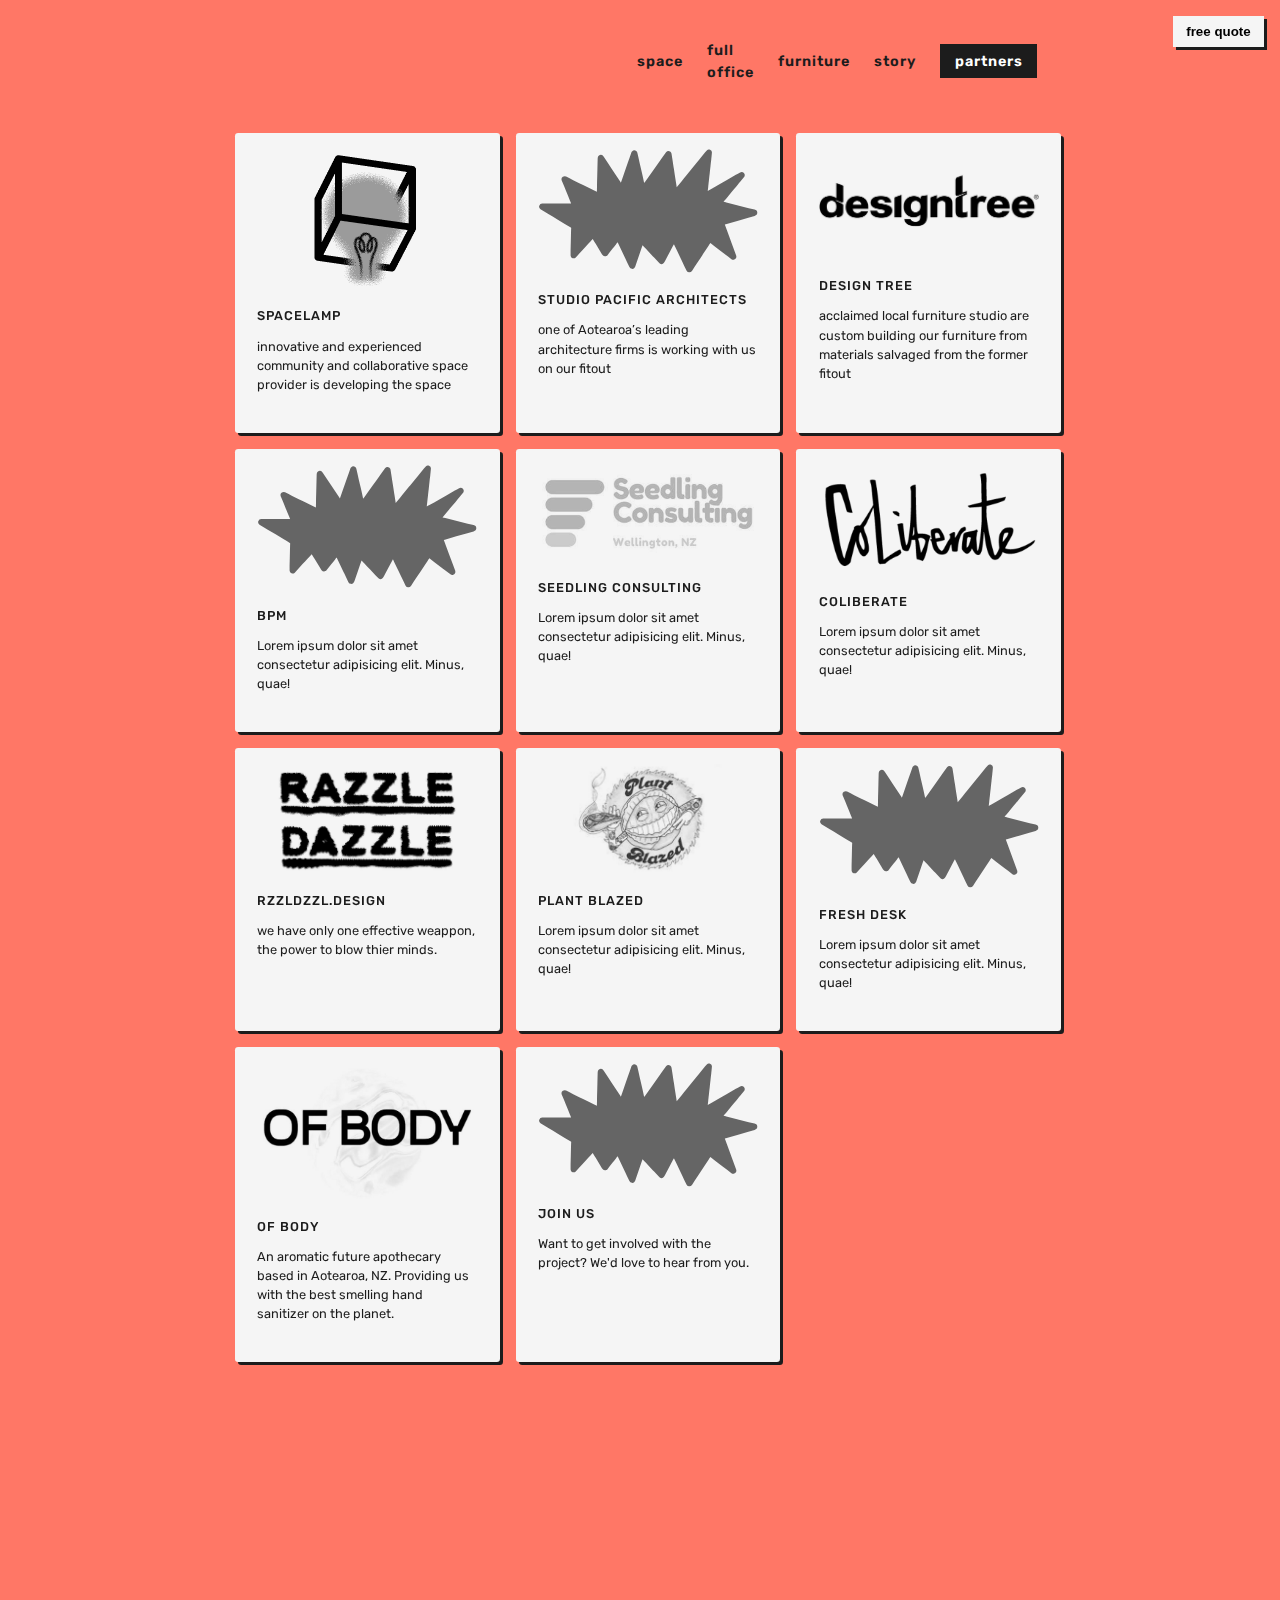
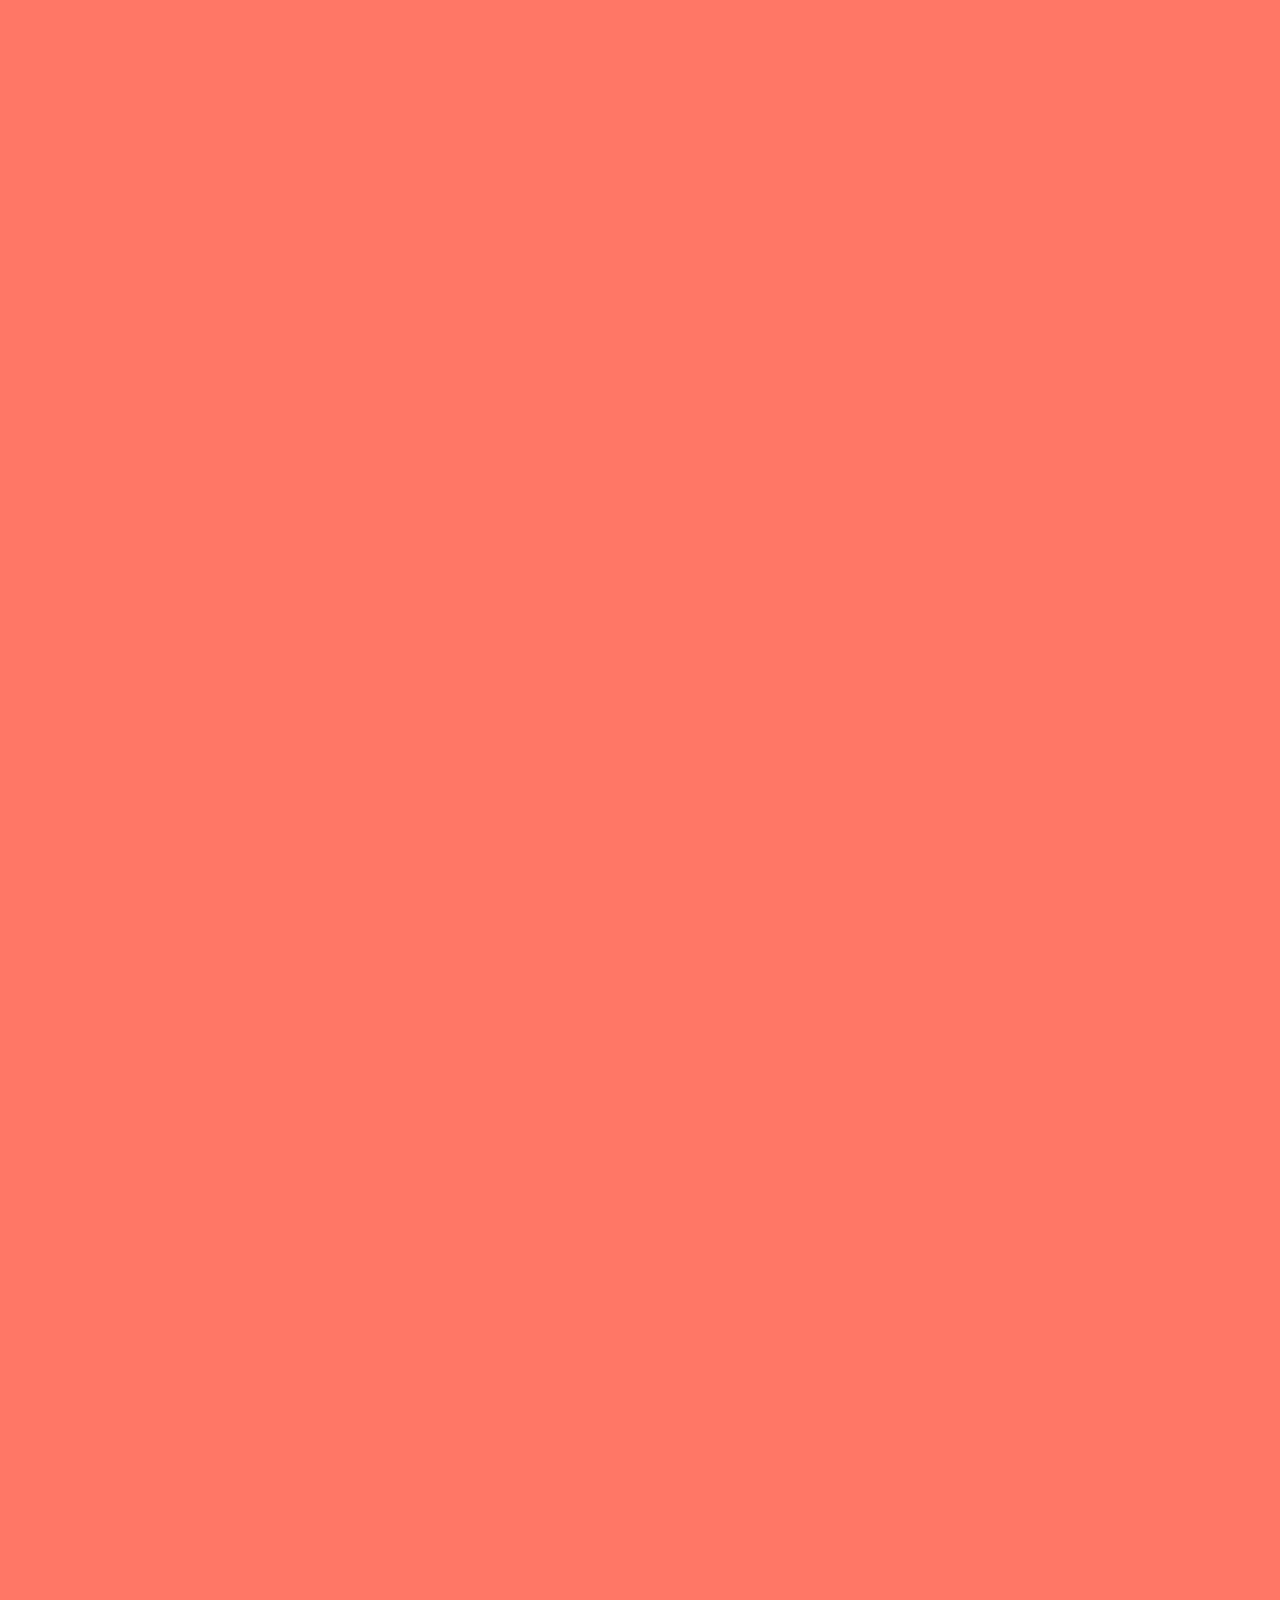
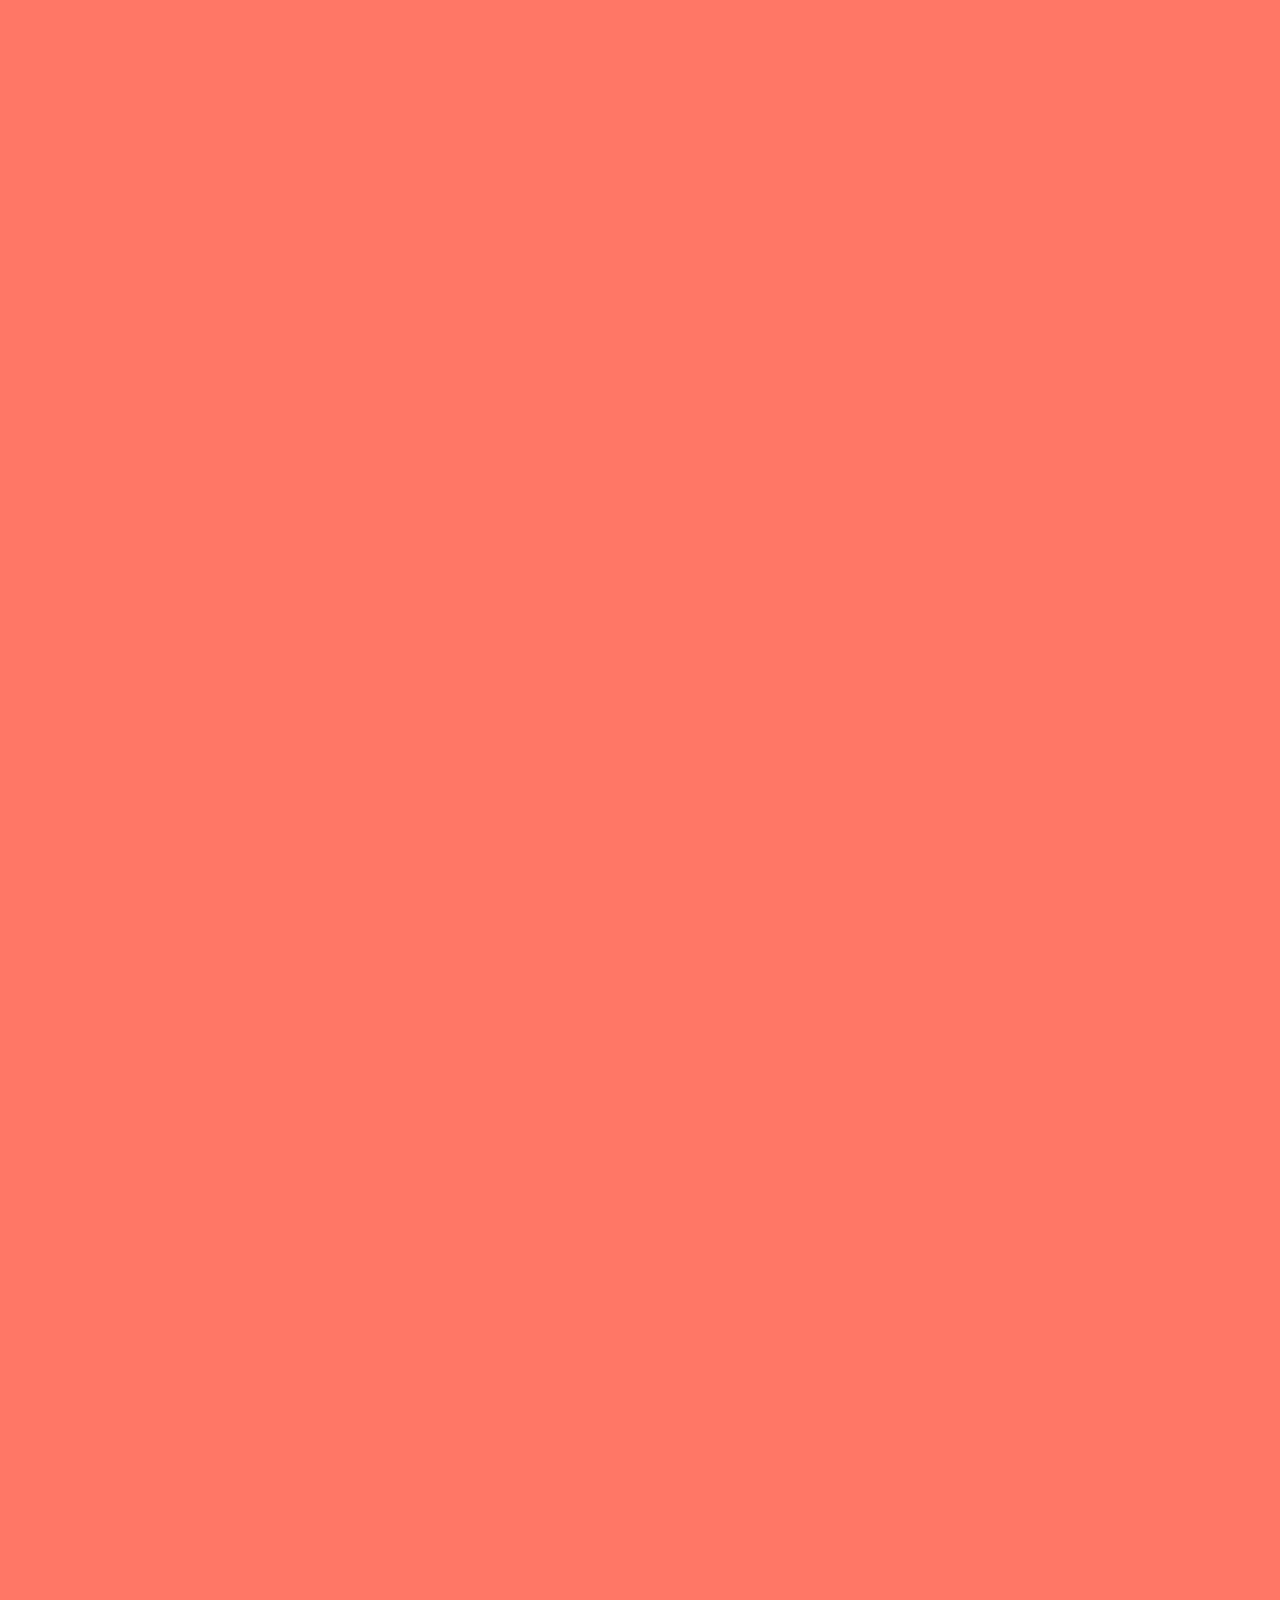
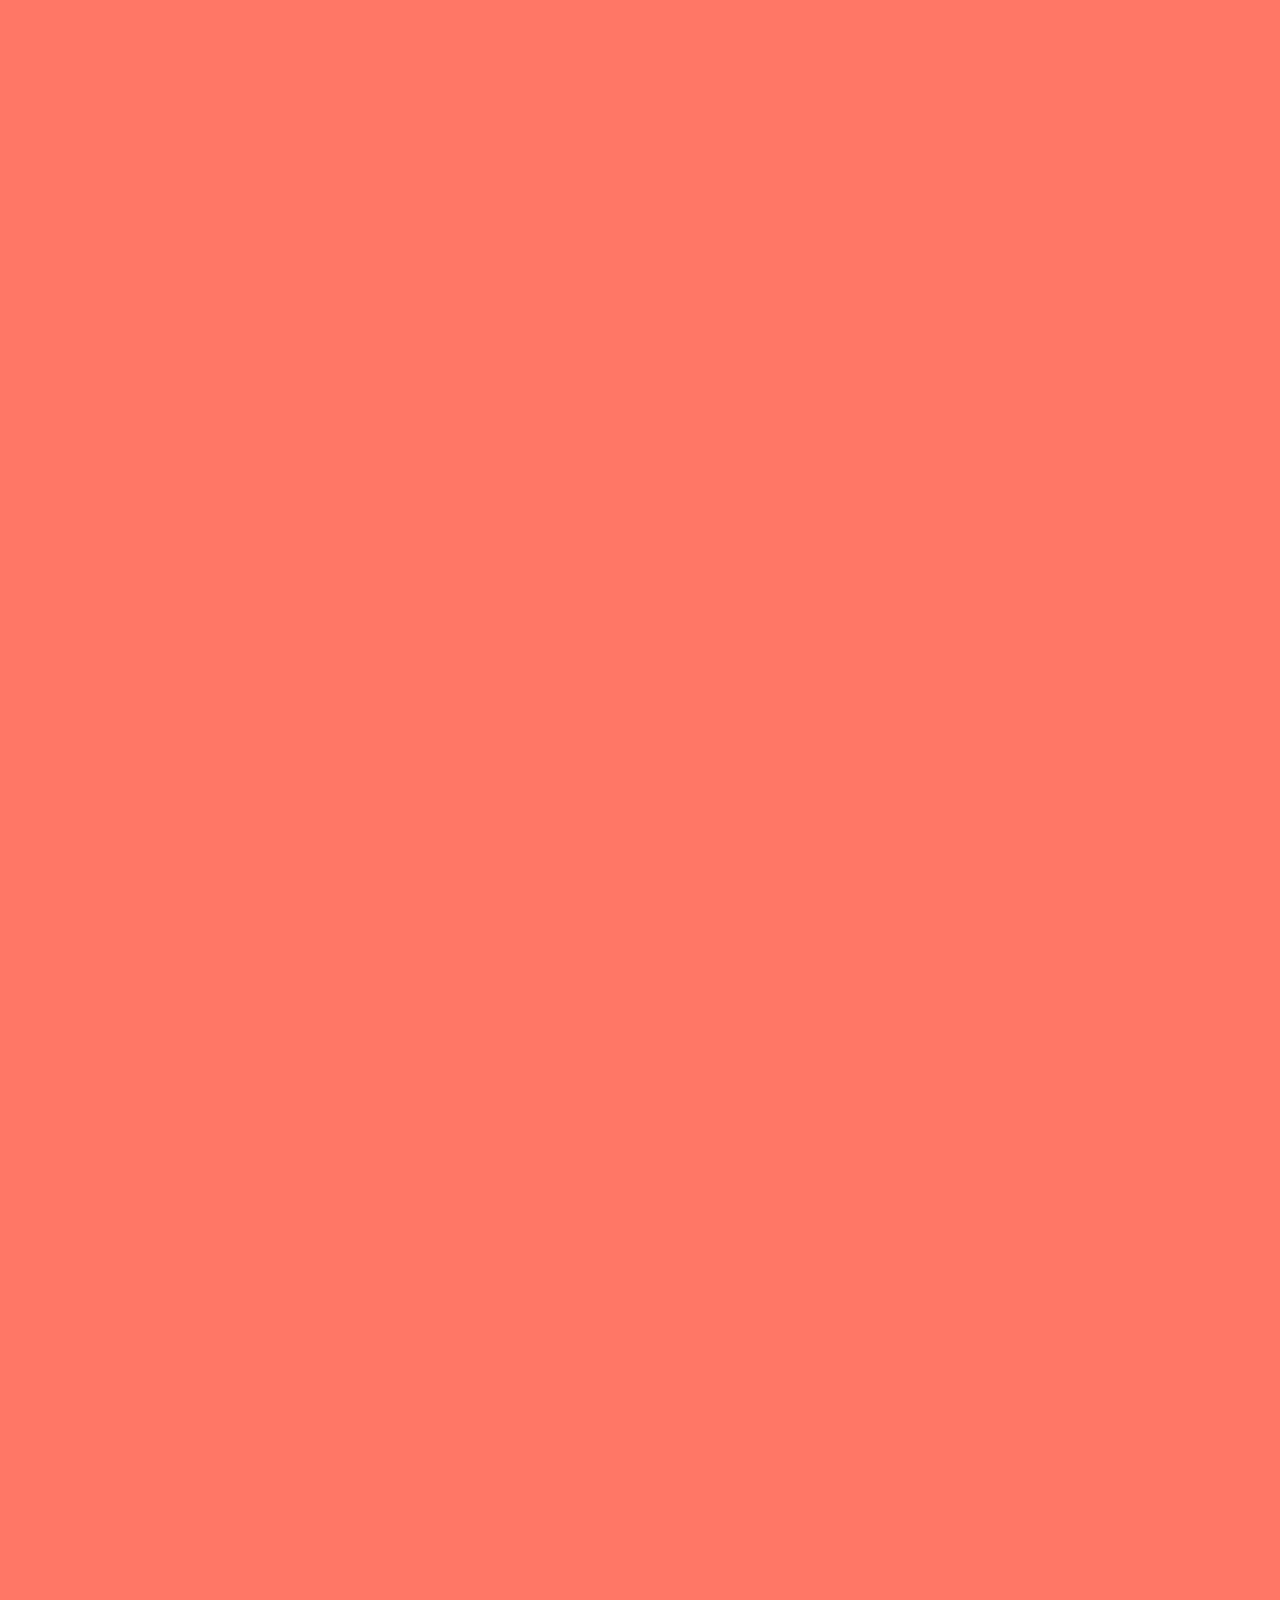
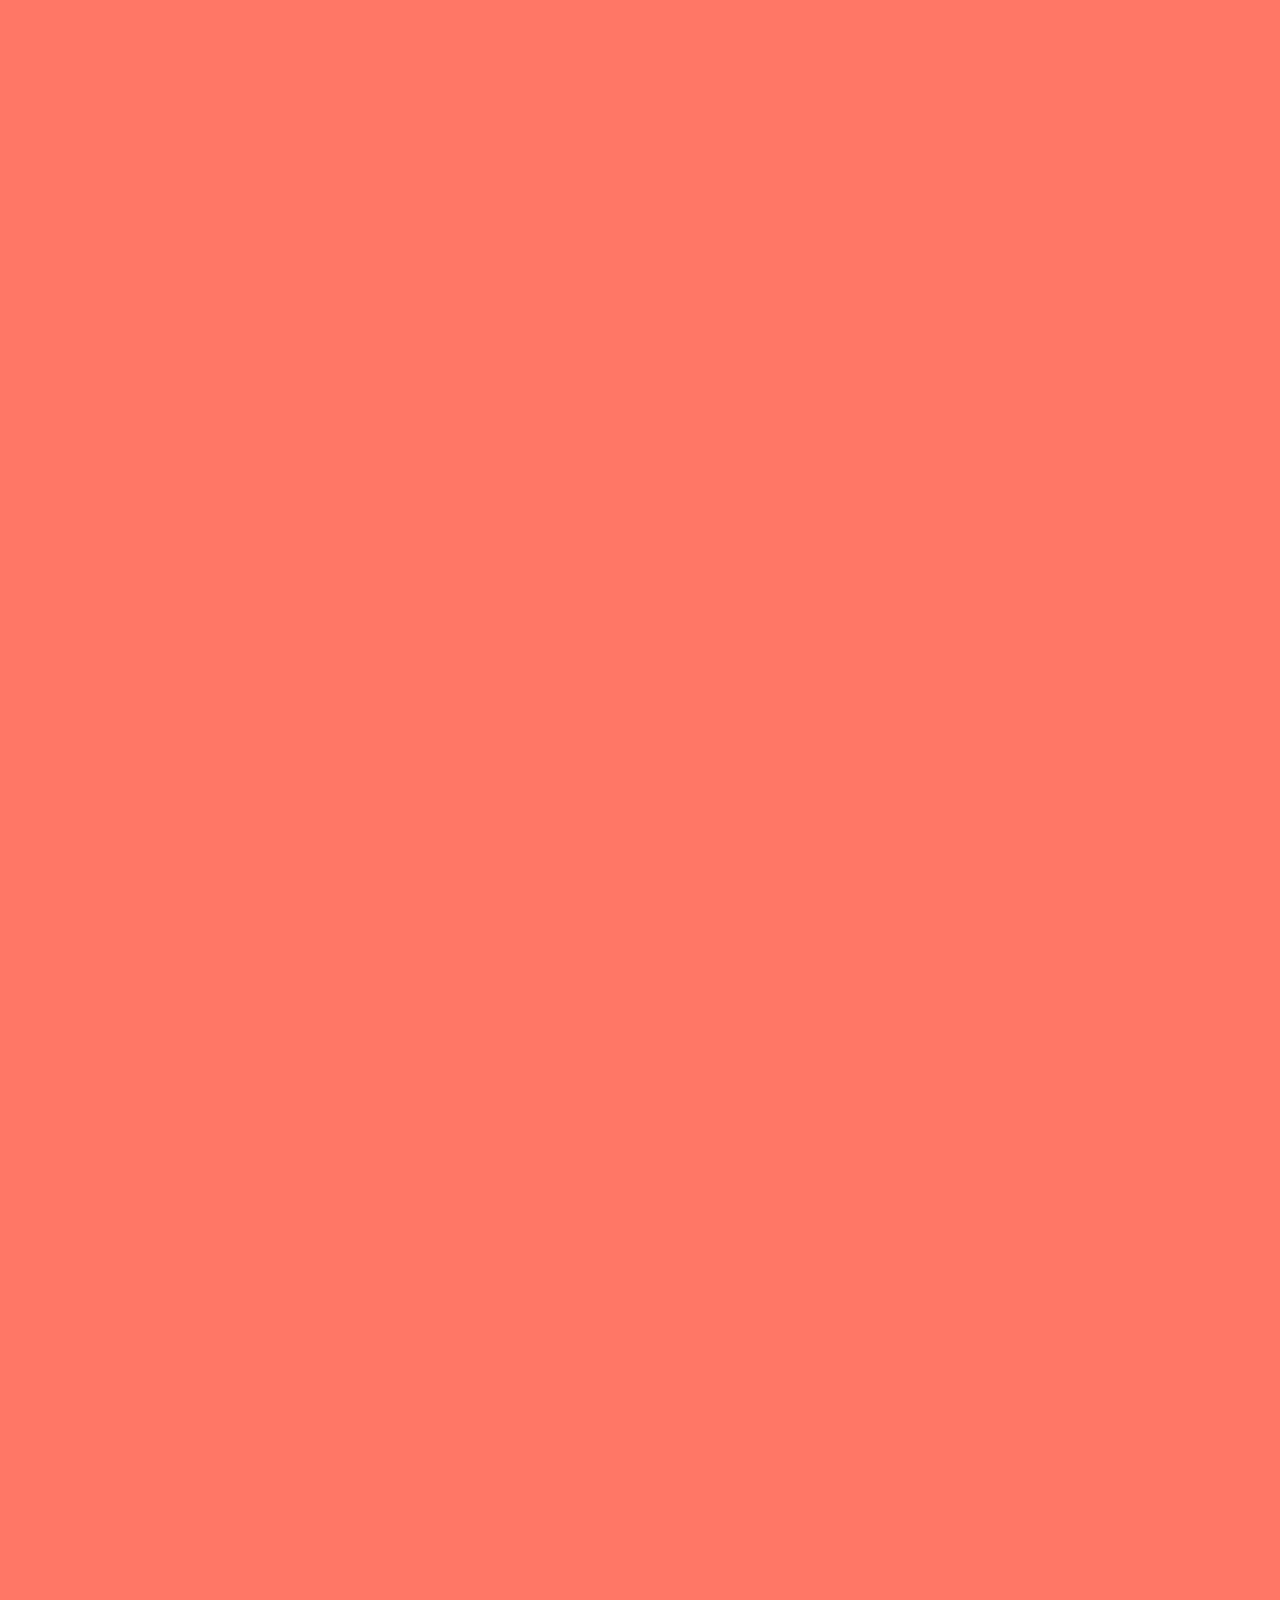
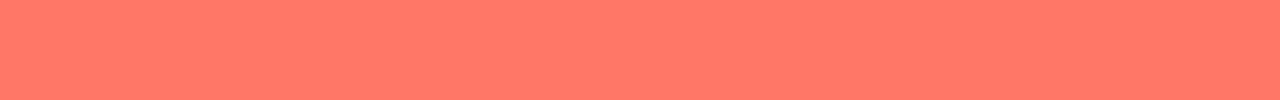
<file: partners.html>
<!DOCTYPE html>
<html lang="en">

<head>
    <meta charset="UTF-8">
    <meta name="viewport" content="width=device-width, initial-scale=1.0">
    <title>two five seven</title>
    <link rel="stylesheet" href="https://necolas.github.io/normalize.css/8.0.1/normalize.css">
    <link rel="stylesheet" href="letslightthiscandle.css">
    <!-- Facebook Pixel Code -->
<script>
  !function(f,b,e,v,n,t,s)
  {if(f.fbq)return;n=f.fbq=function(){n.callMethod?
  n.callMethod.apply(n,arguments):n.queue.push(arguments)};
  if(!f._fbq)f._fbq=n;n.push=n;n.loaded=!0;n.version='2.0';
  n.queue=[];t=b.createElement(e);t.async=!0;
  t.src=v;s=b.getElementsByTagName(e)[0];
  s.parentNode.insertBefore(t,s)}(window, document,'script',
  'https://connect.facebook.net/en_US/fbevents.js');
  fbq('init', '309722833384859');
  fbq('track', 'PageView');
</script>
<noscript><img height="1" width="1" style="display:none"
  src="https://www.facebook.com/tr?id=309722833384859&ev=PageView&noscript=1"
/></noscript>
<!-- End Facebook Pixel Code -->
<!-- Global site tag (gtag.js) - Google Analytics -->
<script async src="https://www.googletagmanager.com/gtag/js?id=UA-170606803-1"></script>
<script>
  window.dataLayer = window.dataLayer || [];
  function gtag(){dataLayer.push(arguments);}
  gtag('js', new Date());

  gtag('config', 'UA-170606803-1');
</script>
</head>

<body>
    <header class="header">
        <div class="container">
            <div class="header__inner">

                <div class="header__logo">
                    <a href="index.html">
                        <img src="img/twofiveseven-logo.svg" alt="twofiveseven logo">
                    </a>
                </div>

                <nav class="header__nav">
                    <ul class="header__nav-list">
                        <li class="header__nav-item"><a class="" href="index.html#space">space</a></li>
                        <li class="header__nav-item"><a href="index.html#full-office">full office</a></li>
                        <li class="header__nav-item"><a href="index.html#furniture">furniture</a></li>
                        <li class="header__nav-item"><a href="index.html#story">story</a></li>
                        <li class="header__nav-item"><a class="selected" href="partners.html">partners</a></li>
                        <li class="header__nav-item"><button class="modal-button modal-btn-js">free quote</a></li>
                    </ul>
                </nav>
            </div>
        </div>
    </header>

    <div class="partners">
        <div class="container">
            <div class="partners__inner">
                <a href="https://spacelamp.nz/" target="_blank" rel="noreffer noopener" class="partners__link">
                    <div class="partners__single">
                        <div class="partners__logo-holder"><img src="img/logo-spacelamp.gif" alt="Spacelamp"
                                class="partners__logo spacelamp"></div>
                        <h3 class="partners__title">Spacelamp</h3>
                        <p class="partners__text">innovative and experienced community and collaborative space provider
                            is developing the space
                        </p>
                    </div>
                </a>

                <a href="#" target="_blank" rel="noreffer noopener" class="partners__link">
                    <div class="partners__single">
                        <div class="partners__logo-holder">
                            <img src="img/logo.svg" alt="Studio Pacific Architects" class="partners__logo">
                        </div>
                        <h3 class="partners__title">Studio Pacific Architects</h3>
                        <p class="partners__text">one of Aotearoa’s leading architecture firms is working with us on our
                            fitout</p>
                    </div>
                </a>

                <a href="#" target="_blank" rel="noreffer noopener" class="partners__link">
                    <div class="partners__single">
                        <div class="partners__logo-holder">
                            <img src="img/logo-designtree.jpg" alt="Design Tree" class="partners__logo">
                        </div>

                        <h3 class="partners__title">Design Tree</h3>
                        <p class="partners__text">acclaimed local furniture studio are custom building our furniture
                            from materials salvaged
                            from
                            the former fitout</p>
                    </div>
                </a>

                <a href="#" target="_blank" rel="noreffer noopener" class="partners__link">
                    <div class="partners__single">
                        <div class="partners__logo-holder">
                            <img src="img/logo.svg" alt="BPM" class="partners__logo">
                        </div>
                        <h3 class="partners__title">BPM</h3>
                        <p class="partners__text">Lorem ipsum dolor sit amet consectetur adipisicing elit. Minus, quae!
                        </p>
                    </div>
                </a>

                <a href="https://seedling.kiwi/" target="_blank" rel="noreffer noopener" class="partners__link">
                    <div class="partners__single">
                        <div class="partners__logo-holder">
                            <img src="img/logo-seedling.jpg" alt="Seedling Consulting" class="partners__logo">
                        </div>
                        <h3 class="partners__title">Seedling Consulting</h3>
                        <p class="partners__text">Lorem ipsum dolor sit amet consectetur adipisicing elit. Minus, quae!
                        </p>
                    </div>
                </a>

                <a href="https://www.coliberate.co.nz/" target="_blank" rel="noreffer noopener" class="partners__link">
                    <div class="partners__single">
                        <div class="partners__logo-holder">
                            <img src="img/logo-coliberate.png" alt="CoLiberate" class="partners__logo">
                        </div>
                        <h3 class="partners__title">CoLiberate</h3>
                        <p class="partners__text">Lorem ipsum dolor sit amet consectetur adipisicing elit. Minus, quae!
                        </p>
                    </div>
                </a>

                <a href="https://rzzldzzl.design" target="_blank" rel="noreffer noopener" class="partners__link">
                    <div class="partners__single">
                        <div class="partners__logo-holder">
                            <img src="img/logo-rzzl.jpg" alt="rzzldzzl.design" class="partners__logo"></div>
                        <h3 class="partners__title">rzzldzzl.design</h3>
                        <p class="partners__text">we have only one effective weappon, the power to blow thier minds.</p>
                    </div>
                </a>

                <a href="https://www.instagram.com/plantblazedlife/" target="_blank" rel="noreffer noopener"
                    class="partners__link">
                    <div class="partners__single">
                        <div class="partners__logo-holder"><img src="img/logo-plant-blased.jpg" alt="Plant Blazed"
                                class="partners__logo"></div>
                        <h3 class="partners__title">Plant Blazed</h3>
                        <p class="partners__text">Lorem ipsum dolor sit amet consectetur adipisicing elit. Minus, quae!
                        </p>
                    </div>
                </a>

                <a href="#" target="_blank" rel="noreffer noopener" class="partners__link">
                    <div class="partners__single">
                        <div class="partners__logo-holder"><img src="img/logo.svg" alt="Fresh Desk"
                                class="partners__logo"></div>
                        <h3 class="partners__title">Fresh Desk</h3>
                        <p class="partners__text">Lorem ipsum dolor sit amet consectetur adipisicing elit. Minus, quae!
                        </p>
                    </div>
                </a>

                <a href="https://ofbody.nz" target="_blank" rel="noreffer noopener" class="partners__link">
                    <div class="partners__single">
                        <div class="partners__logo-holder"><img src="img/logo-ofbody.jpg" alt="Of Body"
                                class="partners__logo"></div>
                        <h3 class="partners__title">Of Body</h3>
                        <p class="partners__text">An aromatic future apothecary based in Aotearoa, NZ. Providing us with
                            the best smelling hand sanitizer on the planet.
                        </p>
                    </div>
                </a>

                <a href="#" target="_blank" rel="noreffer noopener" class="partners__link">
                    <div class="partners__single">
                        <div class="partners__logo-holder"><img src="img/logo.svg" alt="Join Us" class="partners__logo">
                        </div>
                        <h3 class="partners__title">Join Us</h3>
                        <p class="partners__text">Want to get involved with the project? We'd love to hear from you.</p>
                    </div>
                </a>
            </div>
        </div>
    </div>

    <div class="modal">
        <span class="modal-close modal-close-js">&times;</span>
        <div class="calc-container">
        </div>
    </div>

    <!-- <footer class="footer container">
        <div class="footer__inner">
            xx
        </div>
    </footer> -->

    <script type="text/javascript" src="main.js" id="convertcalculator-embedder-3s9JGG6kzNj78yt9u"
        class="convertcalculator-async-script-loader"></script>

</body>

</html>
</file>
<file: letslightthiscandle.css>
@import url("https://fonts.googleapis.com/css2?family=Inter:wght@200..900&display=swap");
@import url("https://fonts.googleapis.com/css2?family=Rubik:wght@400;500&display=swap");
@import url('https://fonts.googleapis.com/css2?family=IBM+Plex+Mono&display=swap');
:root {
  --color-black: #1c1c1c;
  --color-orange: #fd9962;
  --color-peach: #FF7766;
  --font-rubik: 'Rubik', arial, helvetica, sans-serif;
  --font-plex : 'IBM Plex Mono', monospace;
  --box-shadow: 3px 3px 0 var(--color-black);
  --background-color: var(--color-peach);
}

body::-webkit-scrollbar {
  width: 0.6rem;
}

body::-webkit-scrollbar-track {
  background: var(--color-black);
}

Body::-webkit-scrollbar-thumb {
  background: var(--background-color);
}

*,
*::before,
*::after {
  -webkit-box-sizing: border-box;
          box-sizing: border-box;
}

html {
  scroll-behavior: smooth;
}

body {
  /*background: -webkit-gradient(linear, left top, right top, from(var(--color-orange)), to(var(--color-peach)));*/
  /*background: linear-gradient(90deg, var(--color-orange), var(--color-peach));*/
  background: var(--background-color);
  width: 100%;
  min-height: 100vh;
  font-family: var(--font-rubik);
  line-height: 1.5;
}

img {
  max-width: 100%;
}

a {
  text-decoration: none;
  color: var(--color-black);
}

section a {
  border-bottom: 2px solid rgba(0, 0, 0, 0);
  font-weight: 800;
  letter-spacing: 0.5px;
  -webkit-transition: border 600ms;
  transition: border 600ms;
}

section a:hover, section a:focus {
  border-bottom: 2px solid black;
}

h3 {
  font-family: var(--font-rubik);
  font-weight: 500;
  text-transform: uppercase;
  font-size: 0.8rem;
  letter-spacing: 1px;
}

.container {
  max-width: 890px;
  margin: 0 auto;
  padding: 0 2rem;
}

.text-list {
  font-size: 1rem;
  margin-left: 0;
  padding-left: 0;
  list-style: none;
}

.text-list li {
  margin-bottom: 0.6rem;
}

.text-list li::before {
  content: '+ ';
}

.text-list--large {
  font-family: var(--font-rubik);
  font-size: 1.6rem;
  line-height: 1.6;
  font-weight: 500;
  margin-left: -2.4rem;
  margin-bottom: 1rem;
  list-style: none;
}

.text-list--large li::before {
  content: '+ ';
}

.header {
  padding: 2rem 0;
      position: sticky;
    top: 0;
    background: var(--background-color);
    z-index: 1000;
}

.header__inner {
  display: -webkit-box;
  display: -ms-flexbox;
  display: flex;
  -webkit-box-pack: justify;
      -ms-flex-pack: justify;
          justify-content: space-between;
  -webkit-box-align: end;
      -ms-flex-align: end;
          align-items: flex-end;
}

.header__logo {
  width: 100%;
 max-width: 450px;
  display: flex;
  align-items: center;
  font-family: var( --font-plex);
  font-size: 12px;
}

.header__logo img {
  max-width:230px;
}

.workspace {
  padding-top:10px;
}

.header__nav-list {
  list-style: none;
  margin: 0;
  padding: 0;
  display: -webkit-box;
  display: -ms-flexbox;
  display: flex;
  -webkit-box-align: center;
      -ms-flex-align: center;
          align-items: center;
  font-weight: 600;
  font-size: 0.9rem;
  letter-spacing: 1px;
}

.header__nav-item {
  margin-left: 1.5rem;
  border-bottom: 2px solid rgba(0, 0, 0, 0);
  -webkit-transition: border 300ms;
  transition: border 300ms;
}

.header__nav-item:hover {
  border-bottom: 2px solid black;
}

.header__nav-item .selected {
  padding: 0.6em 1em;
  background: var(--color-black);
  color: white;
  pointer-events: none;
}

.home {
  min-height: 80vh;
  padding: 2rem 0;
  padding-top:0;
  height:1px;
  
}

.home p {
  font-family: var(--font-rubik);
  font-size: 1.6rem;
}

.home__text--centered {
  text-align: center;
}

.modal-button {
  position: fixed;
  top: 1rem;
  right: 1rem;
  cursor: pointer;
  background: whitesmoke;
  padding: 0.6em 1em;
  font-weight: 700;
  border: none;
  outline: none;
  -webkit-box-shadow: 3px 3px 0 var(--color-black), -3px -3px 0 var(--background-color);
          box-shadow: 3px 3px 0 var(--color-black), -3px -3px 0 var(--background-color);
  -webkit-transition: -webkit-box-shadow 300ms;
  transition: -webkit-box-shadow 300ms;
  transition: box-shadow 300ms;
  transition: box-shadow 300ms, -webkit-box-shadow 300ms;
}

.modal-button:hover {
  -webkit-box-shadow: 5px 5px 0 var(--color-black);
          box-shadow: 5px 5px 0 var(--color-black);
}

.modal {
  visibility: hidden;
  opacity: 0;
  width: 100%;
  min-height: 100vh;
  height: 900%;
  background: rgba(0, 0, 0, 0.7);
  position: absolute;
  z-index: 666;
  top: 0;
  left: 0;
  right: 0;
  -webkit-transition: opacity 400ms ease, visibility 200ms ease;
  transition: opacity 400ms ease, visibility 200ms ease;
}

.modal-active {
  visibility: visible;
  opacity: 1;
}

.body-active {
  overflow: hidden;
}

.modal-close {
  line-height: 1;
  font-size: 3rem;
  color: whitesmoke;
  cursor: pointer;
  position: fixed;
  top: 0;
  right: 0;
  padding: 0 1rem;
  -webkit-transform: rotate(0);
          transform: rotate(0);
  -webkit-transition: -webkit-transform 400ms ease-out;
  transition: -webkit-transform 400ms ease-out;
  transition: transform 400ms ease-out;
  transition: transform 400ms ease-out, -webkit-transform 400ms ease-out;
  -webkit-transform-origin: 50% 60%;
          transform-origin: 50% 60%;
}

.modal-close-active {
  -webkit-transform: rotate(180deg);
          transform: rotate(180deg);
}

.calculator {
  margin: 2rem auto;
  background: white;
  padding: 3rem;
  width: 100%;
  max-width: 940px;
  -webkit-transition: -webkit-transform 300ms ease-out;
  transition: -webkit-transform 300ms ease-out;
  transition: transform 300ms ease-out;
  transition: transform 300ms ease-out, -webkit-transform 300ms ease-out;
}

@media (max-width: 600px) {
  .calculator {
    padding: 1.6rem;
  }
}

.calculator-active {
  -webkit-transform: translateY(0%);
          transform: translateY(0%);
}

.cc {
  font-family: var(--font-rubik);
  font-size: 1rem;
}

.cc h2 {
  color: var(--color-black);
}

.cc h6 {
  font-size: 0.9rem;
}

.cc__element-title.hdHQJp {
  text-align: center;
  font-size: 1.2rem;
  margin: 0 1rem 2rem;
}

.cc__flex-container.sc-iRbamj.kCLQhg {
  display: -ms-grid;
  display: grid;
  gap: 10px;
  background-color: white;
  -ms-grid-columns: (minmax(200px, 1fr))[auto-fit];
      grid-template-columns: repeat(auto-fit, minmax(200px, 1fr));
}

.cc__box.sc-jlyJG.descwZ,
.cc .CVpsf {
  max-width: 100% !important;
  padding: 1rem !important;
  border: 1px solid var(--color-black);
}

@media (max-width: 600px) {
  .cc__box.sc-jlyJG.descwZ,
  .cc .CVpsf {
    padding: 0.4rem !important;
    border: none;
  }
}

.cc__buttonGroup-question {
  display: -webkit-box;
  display: -ms-flexbox;
  display: flex;
  -webkit-box-pack: justify;
      -ms-flex-pack: justify;
          justify-content: space-between;
}

.cc__buttonGroup-question > * {
  width: 48%;
}

.cursor {
  -webkit-animation: blink 1000ms steps(2) infinite;
          animation: blink 1000ms steps(2) infinite;
}

@-webkit-keyframes blink {
  0% {
    visibility: hidden;
  }
  100% {
    visibility: show;
  }
}

@keyframes blink {
  0% {
    visibility: hidden;
  }
  100% {
    visibility: show;
  }
}

.partners {
  margin: 0 auto;
  padding: 1rem 0 6rem;
}

.partners__inner {
  display: -ms-grid;
  display: grid;
  gap: 1rem;
  -ms-grid-columns: (minmax(260px, 1fr))[auto-fit];
      grid-template-columns: repeat(auto-fit, minmax(260px, 1fr));
}

.partners__single {
  background: whitesmoke;
  height: 100%;
  padding: 1rem 1.4rem 1.6rem;
  border-radius: 0.2rem;
  -webkit-box-shadow: var(--box-shadow);
          box-shadow: var(--box-shadow);
}

.partners__logo-holder {
  width: 100%;
  max-width: 300px;
  max-height: 100%;
  margin: 0 auto;
  padding-bottom: 0.4rem;
  display: -webkit-box;
  display: -ms-flexbox;
  display: flex;
  -webkit-box-pack: center;
      -ms-flex-pack: center;
          justify-content: center;
}

.partners__logo {
  mix-blend-mode: multiply;
  -webkit-filter: grayscale(100%);
          filter: grayscale(100%);
}

.partners__title {
  margin: 0.8rem 0 0;
  line-height: 1.2;
}

.partners__text {
  font-size: 0.8rem;
  font-weight: 400;
}

.partners__link {
  -webkit-transition: -webkit-transform 400ms ease-out;
  transition: -webkit-transform 400ms ease-out;
  transition: transform 400ms ease-out;
  transition: transform 400ms ease-out, -webkit-transform 400ms ease-out;
  border: none;
}

.partners__link:hover {
  -webkit-transform: scale(1.03);
          transform: scale(1.03);
  border: none;
}

.spacelamp {
  height: 140px;
  width: 120px;
}

.section__title-box {
  display: -webkit-box;
  display: -ms-flexbox;
  display: flex;
}

.section__title {
  display: -webkit-box;
  display: -ms-flexbox;
  display: flex;
  -webkit-box-pack: justify;
      -ms-flex-pack: justify;
          justify-content: space-between;
  -webkit-box-align: center;
      -ms-flex-align: center;
          align-items: center;
  width: 100%;
  white-space: nowrap;
}

.section__title:after {
  margin-left: 1rem;
  content: '';
  display: block;
  background: var(--color-black);
  height: 2px;
  width: 100%;
  -webkit-box-flex: 1;
      -ms-flex-positive: 1;
          flex-grow: 1;
}

.space {
  min-height: 100vh;
  padding: 1rem 0 8rem;
  background-color: #fff;
  background-image: url(img/twofiveseven-our-cowork-space-whiteout.jpg);
  background-position: 100% 80%;
  background-size: contain;
  background-attachment: fixed;
  background-repeat: no-repeat;
  background-size: 60vmax auto;
}

.space__text-intro {
  text-shadow: 5px 5px 20px whitesmoke;
  font-weight: 700;
font-size: 1.7rem;
  max-width: none;
  line-height: 1.25;
}

.space__info-top {
  margin: 6rem 0 8rem 0;
}

.space__text-intro-list {
  max-width: 30%;
}

.single-column {
  max-width: 45%;
}

.text--large {
font-size: 1.7rem;
  font-weight: 600;
  line-height: 1.42;
  margin: 4.2rem 0;
}

.text--shadow {
  text-shadow: 0 2px 10px whitesmoke;
}

.two-columns {
  display: -ms-grid;
  display: grid;
  gap: 40px;
  -ms-grid-columns: (1fr)[2];
      grid-template-columns: repeat(2, 1fr);
}

section {
  min-height: 80vh;
  padding: 1rem 2rem 6rem;
}

.private-office {
  min-height: 100vh;
  display: -webkit-box;
  display: -ms-flexbox;
  display: flex;
  -webkit-box-align: center;
      -ms-flex-align: center;
          align-items: center;
  background: var(--background-color);
}

.private-office__img {
  margin: 2rem 0 1rem 0;
}

.furniture {
  min-height: 100vh;
  padding: 1rem 0 8rem;
  background-color: #fff;
  background-image: url("img/twofiveseven-coworking-furniture-web-feather.jpg");
  background-position: 100% 80%;
  background-size: contain;
  background-attachment: fixed;
  background-repeat: no-repeat;
  background-size: 75vmax auto;
}

.contact__form {
  max-width: 420px;
  margin: 0 auto;
}

.contact__form label {
  display: block;
  margin-bottom: 0.6rem;
}

.contact__form input,
.contact__form textarea {
  display: block;
  width: 100%;
  margin-bottom: 1rem;
  background: var(--color-black);
  color: whitesmoke;
  border: none;
  padding: 0.8rem 0.8rem;
}

.contact__form textarea {
  min-height: 240px;
  resize: vertical;
}

.contact__form [type='submit'] {
  background: var(--color-black);
  color: whitesmoke;
  border: none;
  padding: 0.6rem 1rem;
  margin-top: 0.4rem;
}

.footer {
  text-align: center;
  display: block;
  padding-bottom: 2rem;
}

@media (max-width: 900px) {
  html {
    font-size: 13px;
  }
  .container {
    max-width: 420px;
    padding: 0 1rem;
  }
  .header {
    padding: 1.6rem 0 0 0;
  }
  .home {
    padding: 3rem 0;
/*    min-height: auto;
*/  }
  .header__nav {
   padding: 30px 0;
  }
 /* .modal-button {
    position: fixed;
    top: unset;
    bottom: 10px;
    right: 10px;
    z-index: 555;
  }*/
  .header__inner {
    -webkit-box-orient: vertical;
    -webkit-box-direction: normal;
        -ms-flex-direction: column;
            flex-direction: column;
    -webkit-box-align: center;
        -ms-flex-align: center;
            align-items: center;
  }
  /*.header__nav-list {
    display: -webkit-box;
    display: -ms-flexbox;
    display: flex;
    -webkit-box-orient: vertical;
    -webkit-box-direction: normal;
        -ms-flex-direction: column;
            flex-direction: column;
  }*/


  h3 {
    font-size: 0.78rem;
  }
  section {
    padding: 2rem 1rem;
  }
  .single-column {
    max-width: 420px;
    width: 100%;
  }
  .two-columns {
    -ms-grid-columns: 1fr;
        grid-template-columns: 1fr;
    gap: 0;
  }
  .text--large {
    font-size: 1.42rem;
    margin: 3rem 0;
  }
  .full-office__inner {
    padding: 1rem;
  }
  .space,
  .furniture {
    padding-top: 2rem;
  }
  .private-office,
  .story {
    padding-bottom: 6rem;
  }
  .space {
    background-position: 50% 270px;
    background-size: contain;
    background-attachment: unset;
    background-repeat: no-repeat;
    background-size: 100%;
  }
  .space__info-top {
    margin-top: 3rem;
  }
  .space__text-intro {
    font-size: 1.8rem;
    max-width: 420px;
    width: 100%;
    margin: 1rem 0 25rem;
  }
  .space__text-intro-list {
    width: 100%;
    max-width: 420px;
  }
  .space__text-list {
    margin: 3rem 0;
  }
  .furniture {
    padding-bottom: 20rem;
    background-position: 50% 100%;
    background-size: contain;
    background-attachment: unset;
    background-repeat: no-repeat;
    background-size: 100%;
  }
  .section__title {
    -webkit-box-orient: horizontal;
    -webkit-box-direction: reverse;
        -ms-flex-direction: row-reverse;
            flex-direction: row-reverse;
    margin-right: 1rem;
  }
  .section__title:after {
    margin: 0 1rem 0 -10rem;
  }
}

.calc-btn {
  max-width:200px;
}

.calculator__intro h2{
 margin-bottom: 0;
 margin-top:50px;
}

.calc-header {
  height:40px;
}

.header-container {
display: flex;
}
span.header-filler {
    background: white;
    display: flex;
    width: auto;
    flex-grow: 1;
}

/*.calculator-home {
  background: white;
  padding-top: 3rem;
}*/
/*# sourceMappingURL=letslightthiscandle.css.map */
</file>
